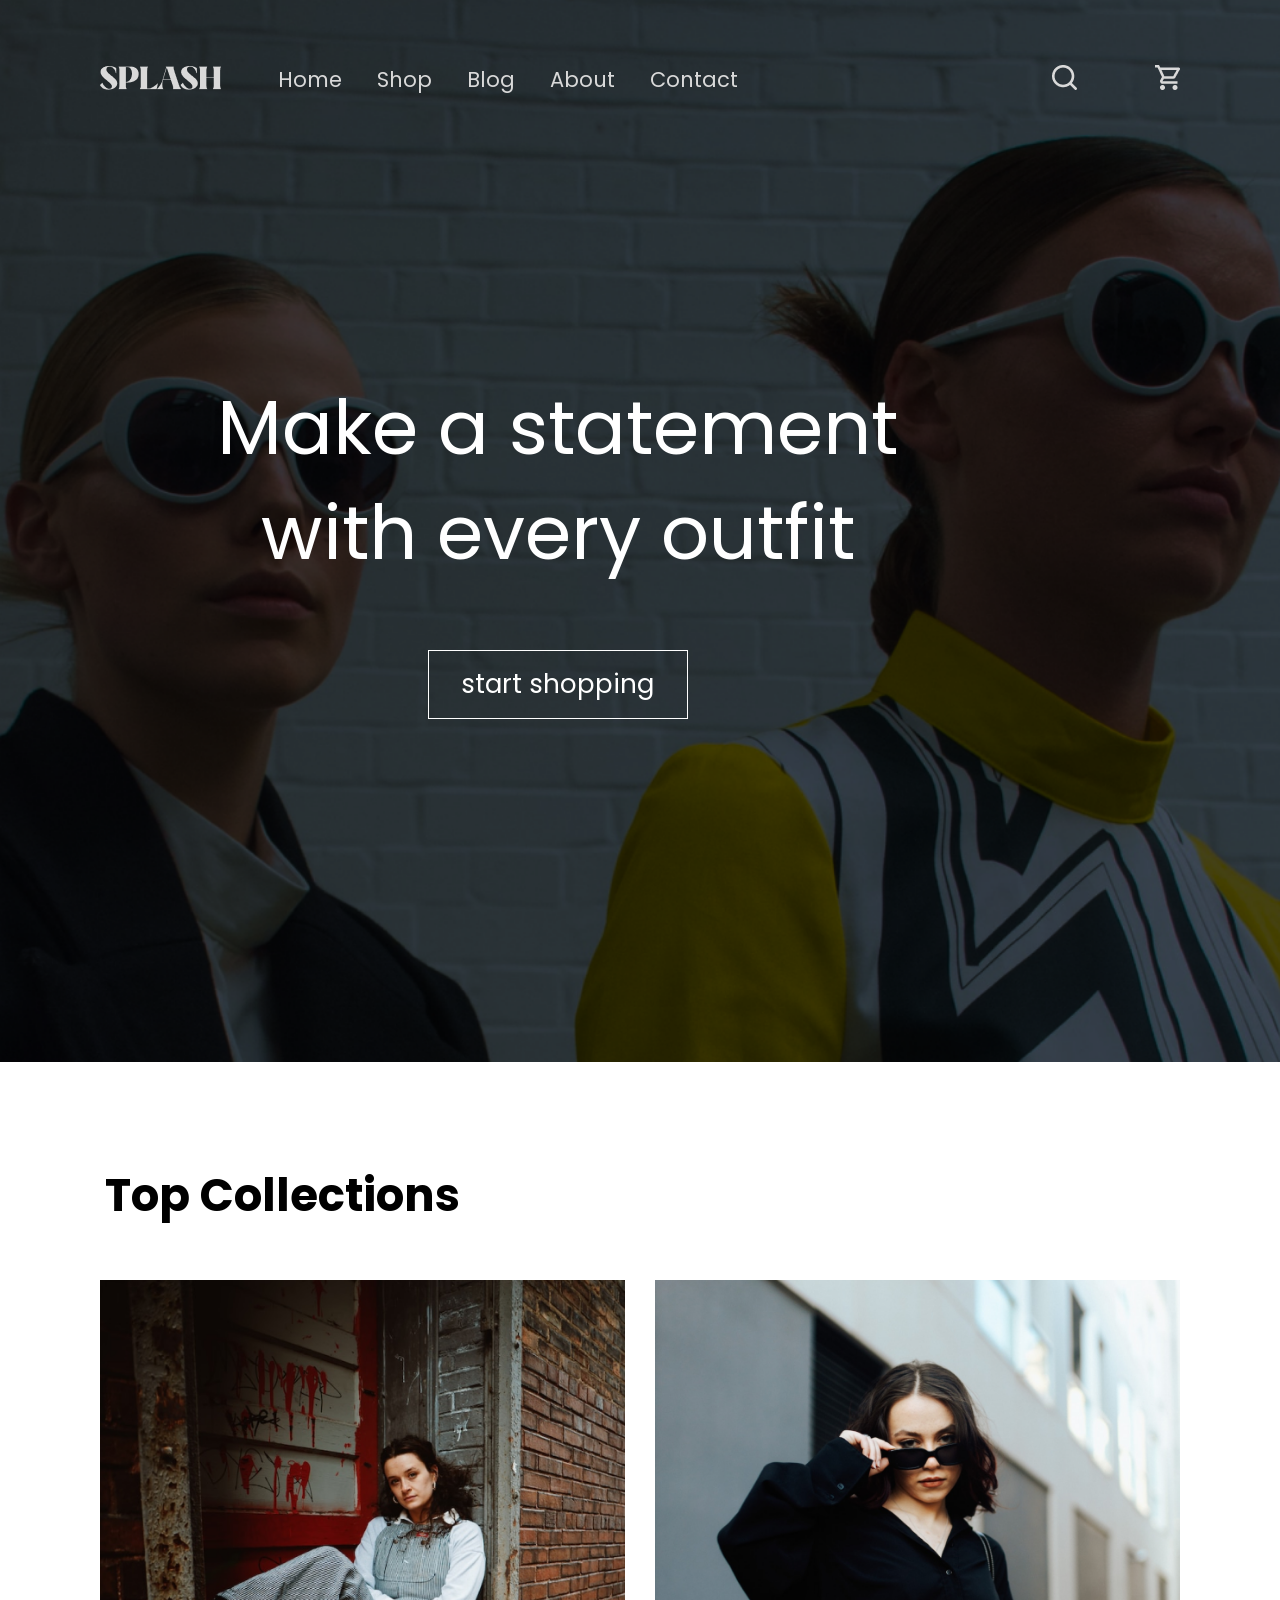
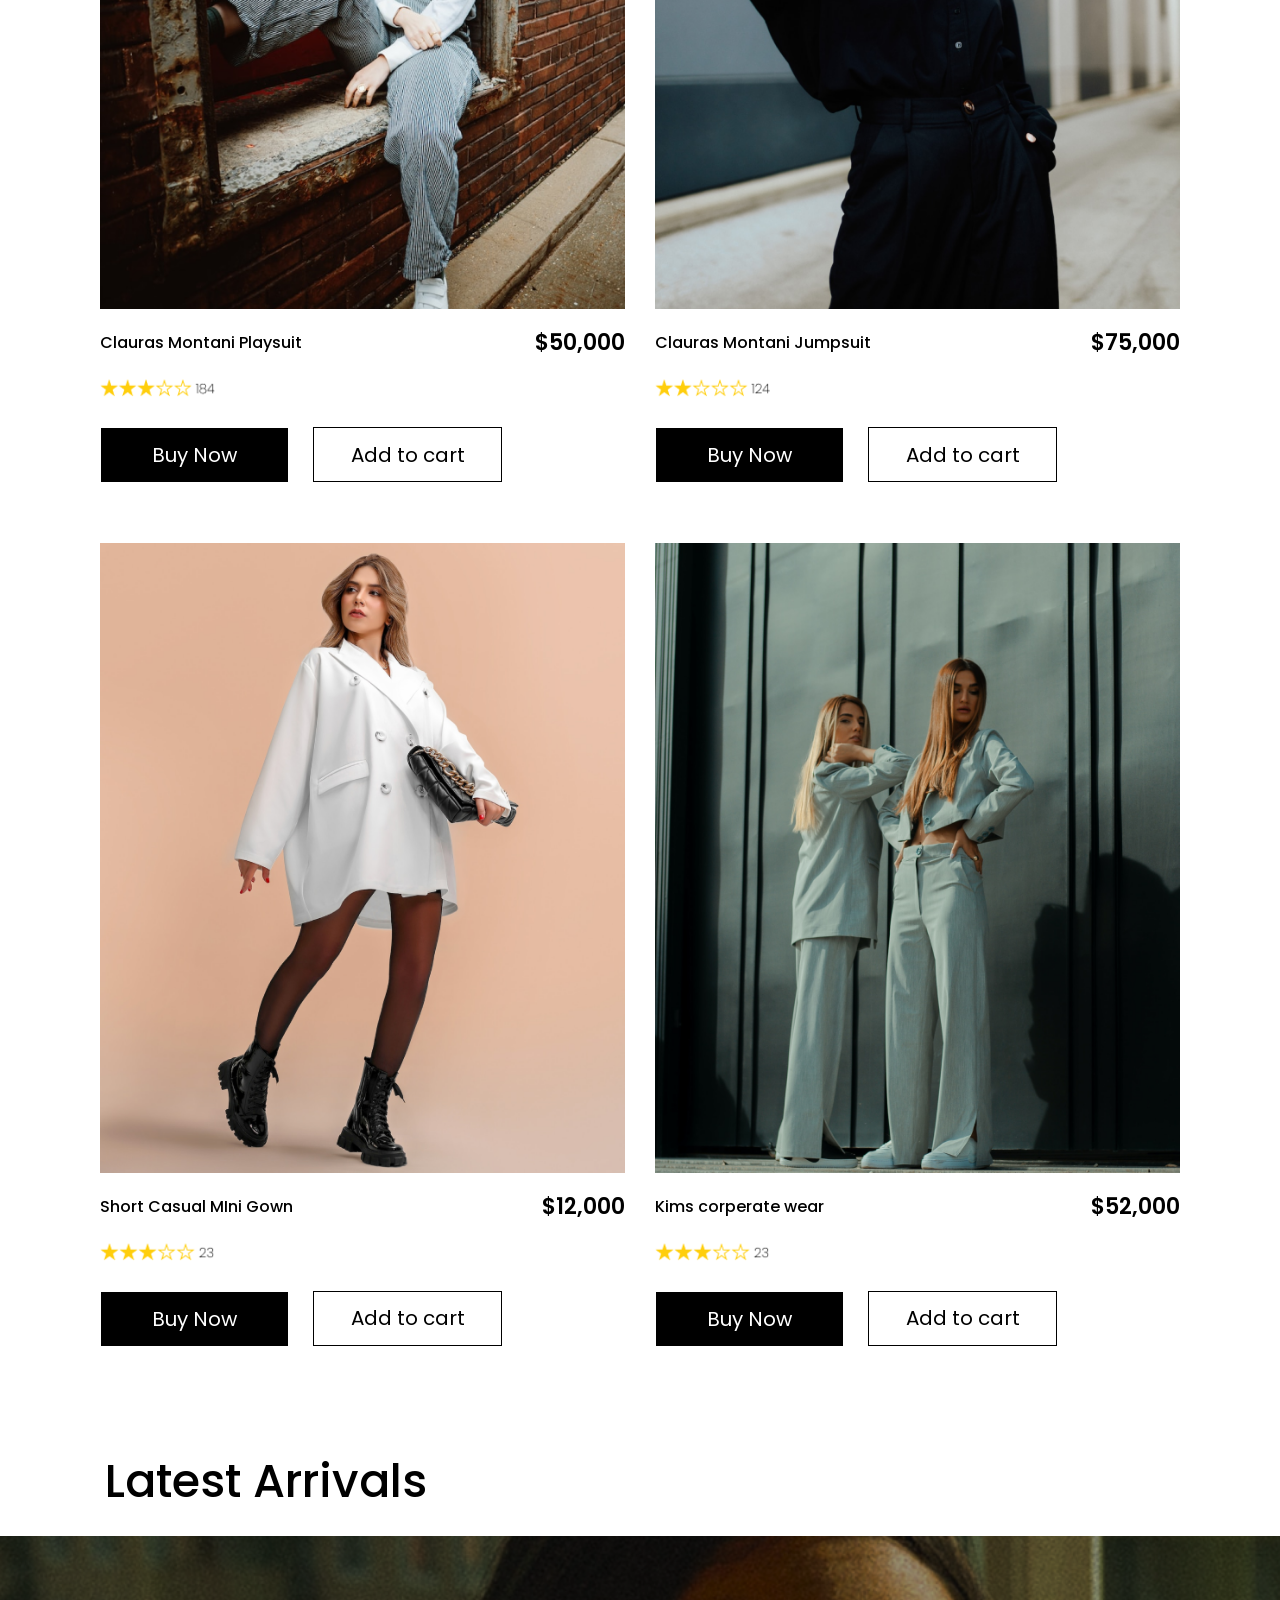
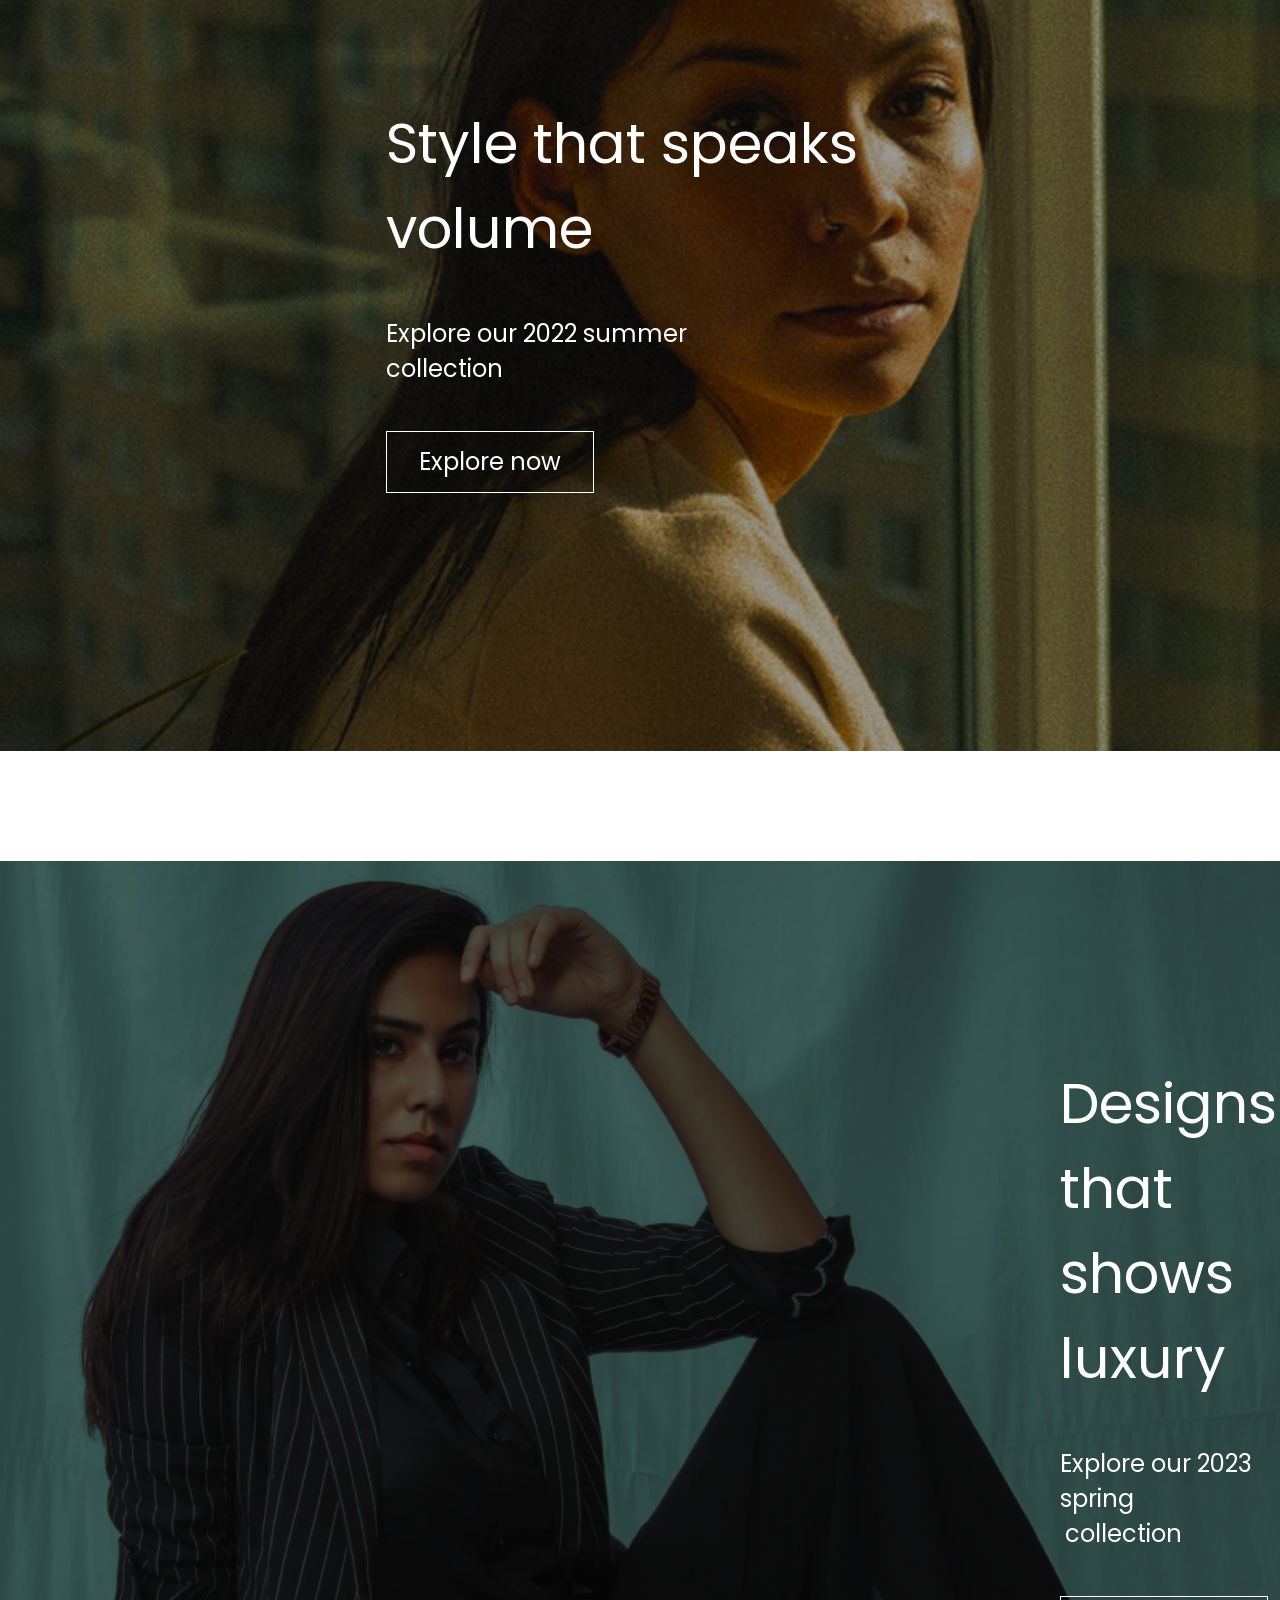
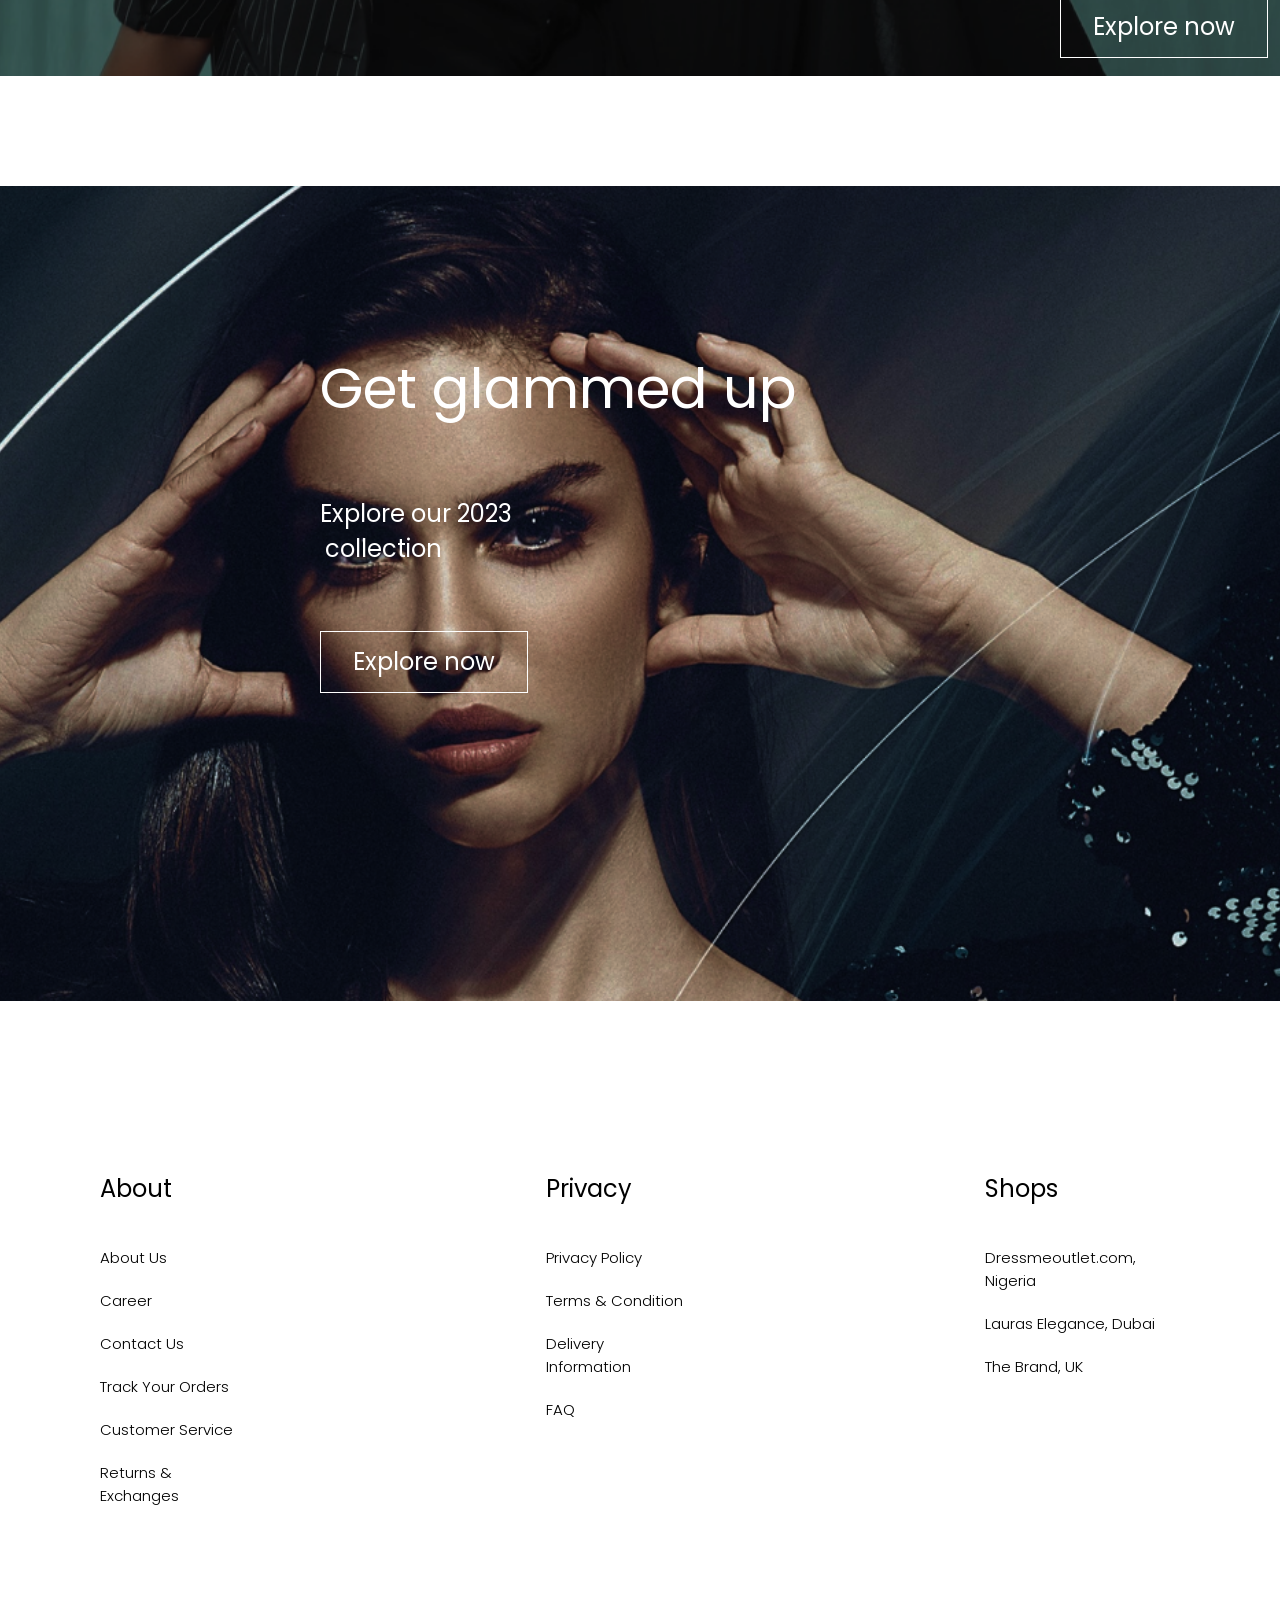
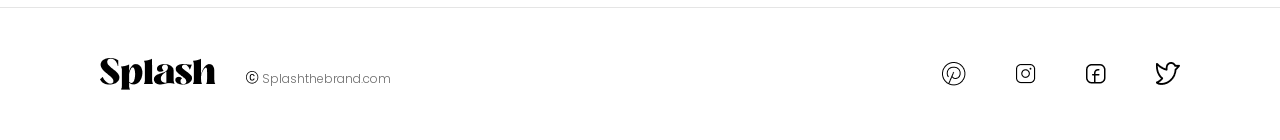
<file: index.html>
<!DOCTYPE html>
<html lang="en">
<head>
    <meta charset="UTF-8">
    <meta name="viewport" content="width=device-width, initial-scale=1.0">
    <title>Document</title>
    <link rel="stylesheet" href="home.css">
    <script defer src="index.js"></script>
</head>
<body>
    <header>
        <nav>    
            <div class="main">
                <img src="image/SPLASH (1).png" alt="" class="firstimg">

                <div class="main1">
                    <a href="index.html">Home</a>
                    <a href="shop.html">Shop</a>
                    <a href="blog.html">Blog</a>
                    <a href="about.html">About</a>
                    <a href="contact.html">Contact</a>
                </div>

                <div class="sidebar">
                    <div class="bar">
                        <img src="image/close_28dp_FFFFFF_FILL0_wght400_GRAD0_opsz24.svg" alt="" onclick="closeSidebar()">
                        <a href="index.html">Home</a>
                        <a href="shop.html">Shop</a>
                        <a href="blog.html">Blog</a>
                        <a href="about.html">About</a>
                        <a href="contact.html">Contact</a>
                    </div>
                </div>
            </div>

            <div class="main2">
                <img src="image/Vector (4).png" alt="">
                <img src="image/Vector (5).png" alt="">
            </div>

            <div class="hamburger">
                <img src="image/menu_29dp_FFFFFF_FILL0_wght400_GRAD0_opsz24.svg" alt="menu icon" onclick="showSidebar()">
            </div>
        </nav>

        <div class="main3">
            <h1>Make a statement<br>with every outfit</h1>
            <p>start shopping</p>
        </div>
    </header>

    <div class="top">
        <h2>Top Collections</h2>
    </div>

    <section class="container1">
        <div class="cont1">
            <img src="image/Rectangle 26.png" alt="">

            <div class="cont2">
                <p class="ply">Clauras Montani Playsuit</p>
                <p class="num">$50,000</p>
            </div>

            <div class="star">
                <img src="image/Frame 39.png" alt="">
            </div>

            <div class="cont3">
                <p class="buy">Buy Now</p>
                <p class="add">Add to cart</p>
            </div>
        </div>

        <div class="cont1">
            <img src="image/Rectangle 37.png" alt="">

            <div class="cont2">
                <p class="ply">Clauras Montani Jumpsuit</p>
                <p class="num">$75,000</p>
            </div>

            <div class="star">
                <img src="image/Frame 39 (1).png" alt="">
            </div> 

            <div class="cont3">
                <p class="buy">Buy Now</p>
                <p class="add">Add to cart</p>
            </div>
        </div>

        <div class="cont1">
            <img src="image/Rectangle 38.png" alt="">

            <div class="cont2">
                <p class="ply">Short Casual MIni Gown</p>
                <p class="num">$12,000</p>
            </div>

            <div class="star">
                <img src="image/Frame 39 (3).png" alt="">
            </div>

            <div class="cont3">
                <p class="buy">Buy Now</p>
                <p class="add">Add to cart</p>
            </div>
        </div>

        <div class="cont1">
            <img src="image/Rectangle 39.png" alt="">

            <div class="cont2">
                <p class="ply">Kims corperate wear</p>
                <p class="num">$52,000</p>
            </div>

            <div class="star">
                <img src="image/Frame 39 (3).png" alt="">
            </div> 

            <div class="cont3">
                <p class="buy">Buy Now</p>
                <p class="add">Add to cart</p>
            </div>
        </div>
    </section>

    <section class="container11">
        <div class="container2">
            <h2>Latest Arrivals</h2>

            <div class="cont4">
                <div class="cont5">
                    <h1>Style that speaks <br>volume</h1>
                    <p class="exo">Explore our 2022 summer <br>collection</p>
                    <p class="exn">Explore now</p>
                </div>
            </div>
        </div>

        <div class="cont6">
            <div class="cont7">
                <h1>Designs that shows <br>luxury</h1>
                <p class="exo">Explore our 2023 spring <br><span>collection</span></p>
                <p class="exn">Explore now</p>
            </div>
        </div>

        <div class="cont8">
            <div class="cont9">
                <h1>Get glammed up</h1>
                <p class="exo">Explore our 2023 <br><span>collection</span></p>
                <p class="exn">Explore now</p>
            </div>
        </div>
    </section>

    <footer>
        <div class="footerhead">
            <div class="foot1">
                <div class="ab">
                    <p>About</p>
                </div>
                    <div class="foot11">
                        <p>About Us</p>
                        <p>Career</p>
                        <p>Contact Us</p>
                        <p>Track Your Orders</p>
                        <p>Customer Service</p>
                        <p>Returns & Exchanges</p>
                    </div>
            </div>

            <div class="foot1">
                <div class="ab">
                    <p>Privacy</p>
                </div>
                    <div class="foot11">
                        <p>Privacy Policy</p>
                        <p>Terms & Condition</p>
                        <p>Delivery Information</p>
                        <p>FAQ</p>
                    </div>
            </div>

            <div class="foot1">
                <div class="ab">
                    <p>Shops</p>
                </div>
                    <div class="foot11">
                        <p>Dressmeoutlet.com, Nigeria </p>
                        <p>Lauras Elegance, Dubai</p>
                        <p>The Brand, UK</p>
                    </div>
            </div>
        </div>
        
        <div class="every">
            <div class="spa">
                <img src="image/SPLASH.png" alt="">
                    <div class="brand">
                        <img src="image/Vector (3).png" alt="">
                        <p>Splashthebrand.com</p>
                    </div>
            </div>

            <div class="logo">
                <img src="image/Vector.png" alt="">
                <img src="image/Vector (1).png" alt="">
                <img src="image/Group.png" alt="">
                <img src="image/Vector (2).png" alt="">
            </div>
        </div>
    </footer>
</body>
</html>
</file>
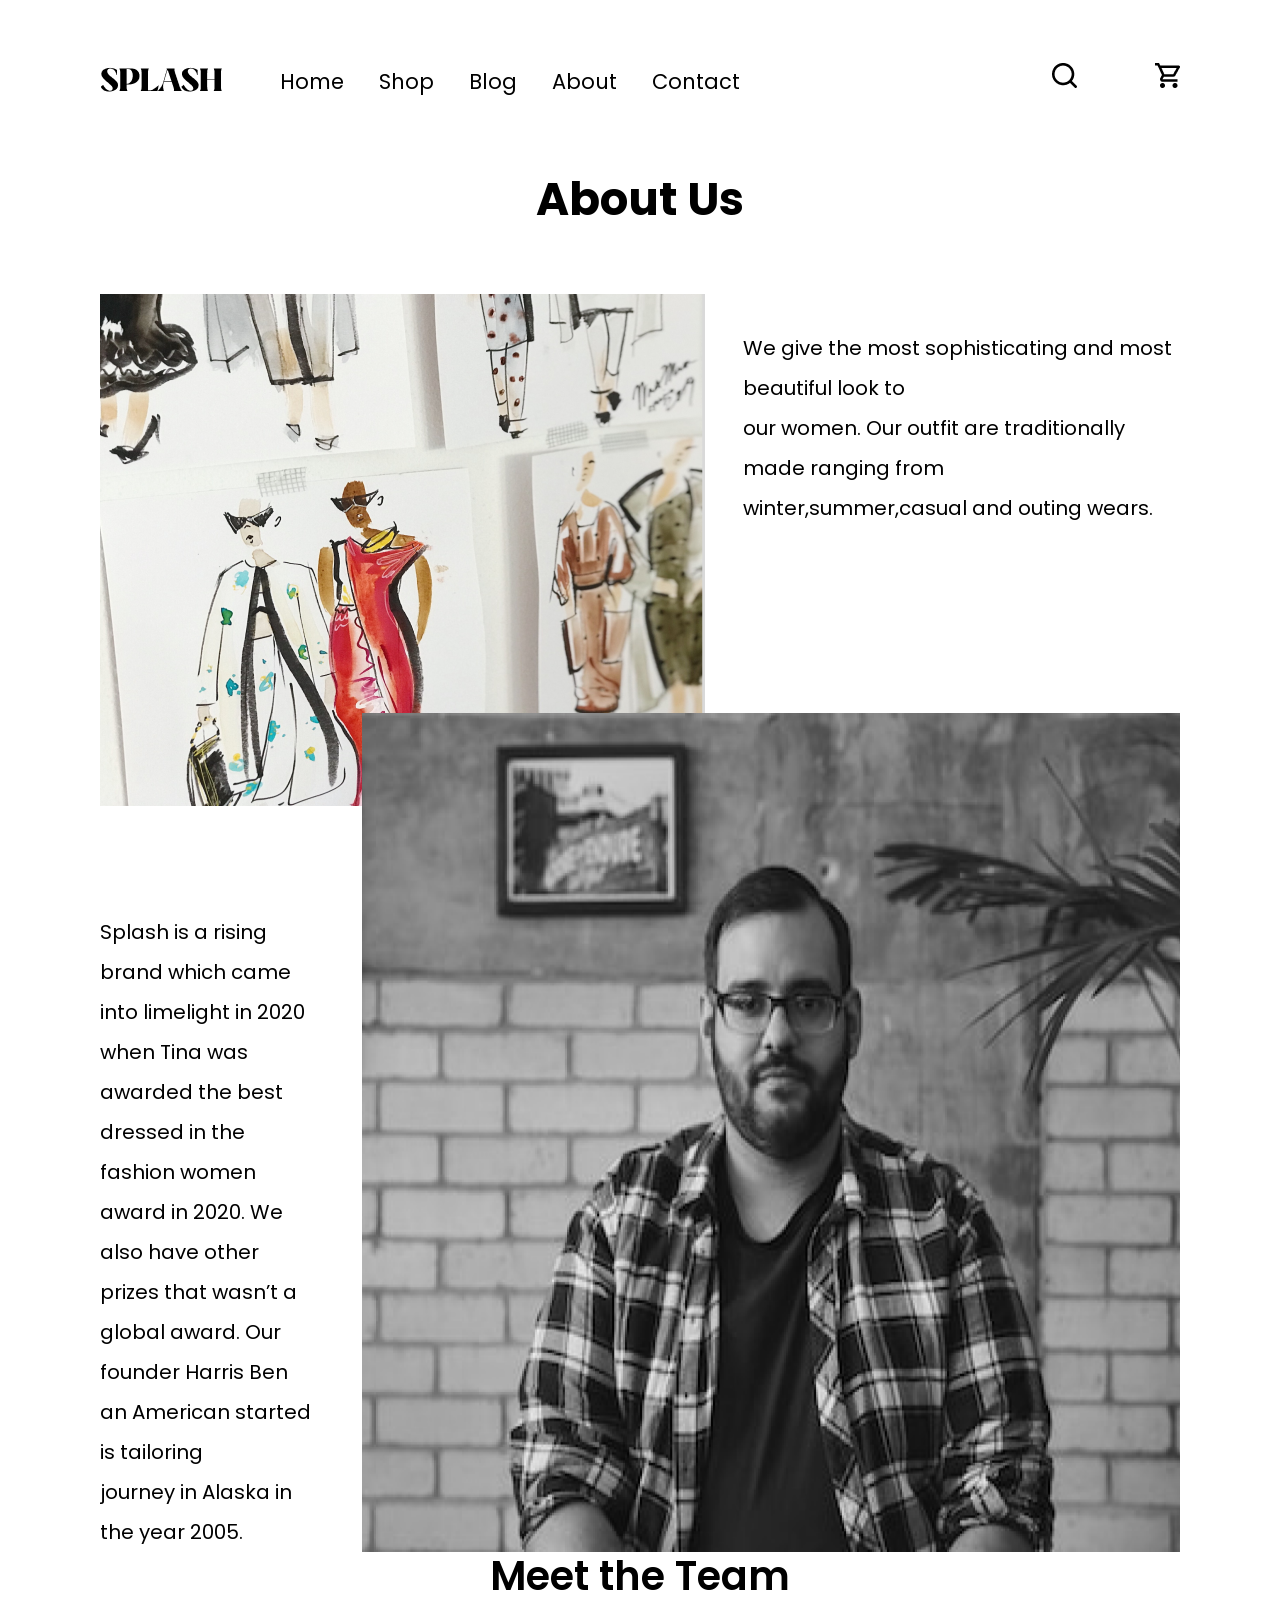
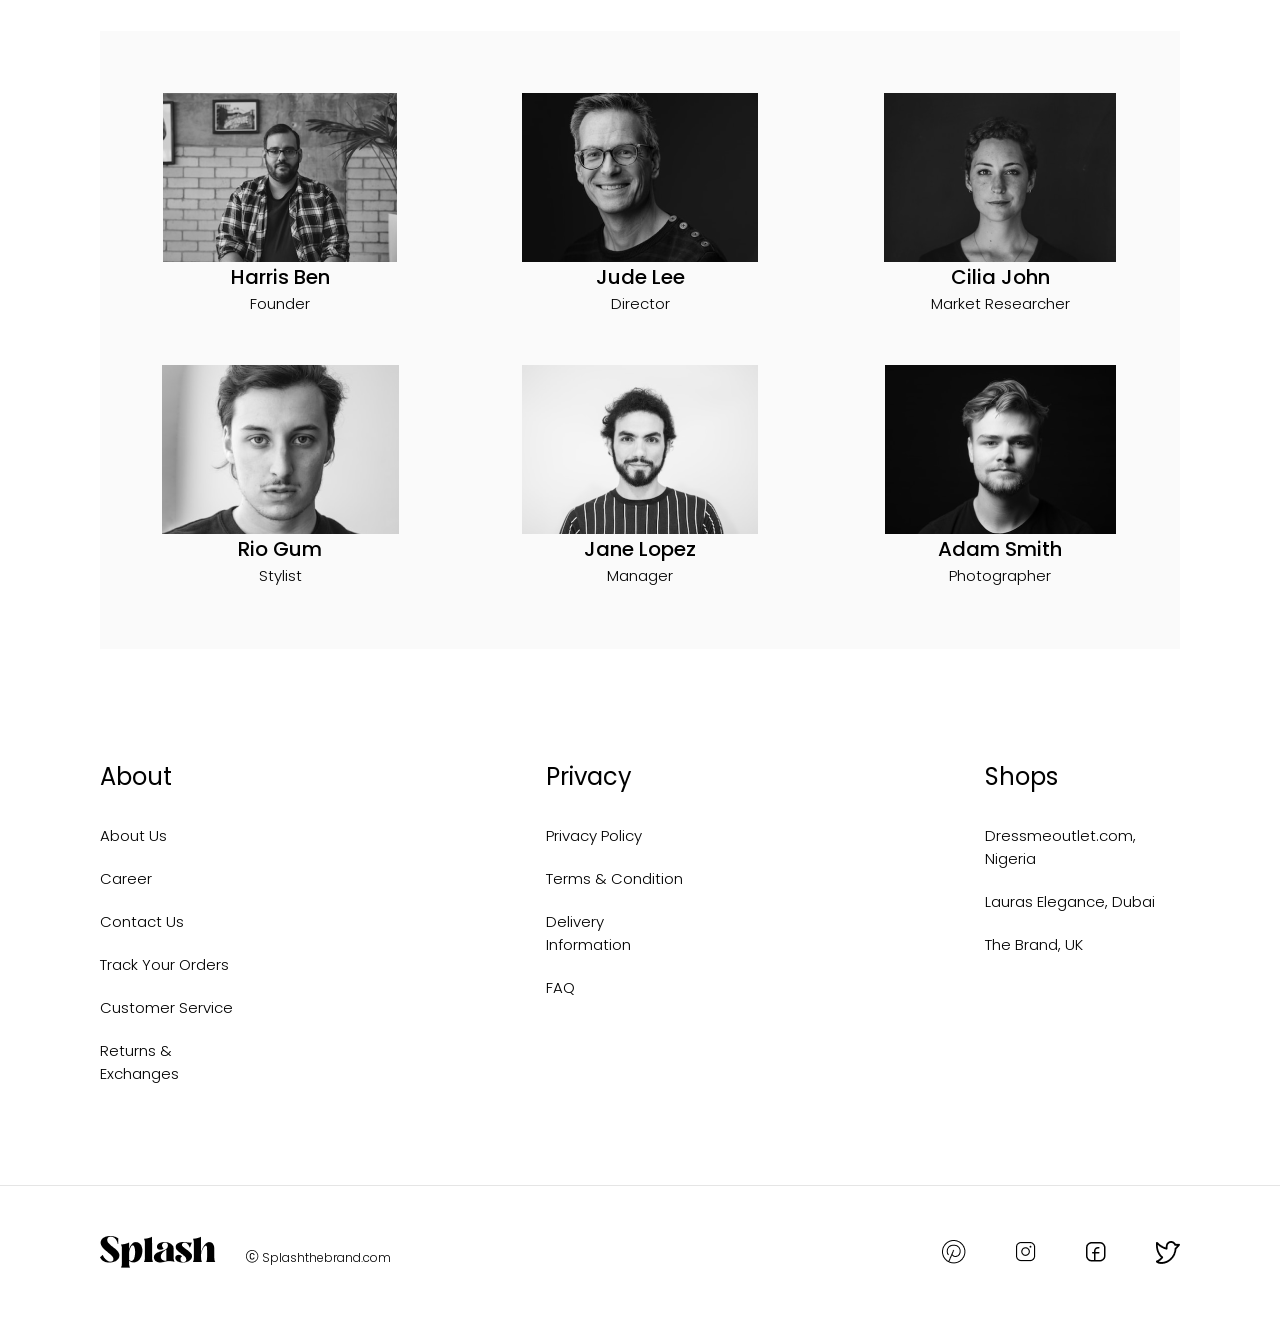
<file: about.html>
<!DOCTYPE html>
<html lang="en">
<head>
    <meta charset="UTF-8">
    <meta name="viewport" content="width=device-width, initial-scale=1.0">
    <title>Document</title>
    <link rel="stylesheet" href="about.css">
    <script defer src="index.js"></script>
</head>
<body>
    <header>
        <nav>
            <img src="image/Frame 114.png" alt="" class="firstimg">

            <div class="main1">
                <a href="index.html">Home</a>
                <a href="shop.html">Shop</a>
                <a href="blog.html">Blog</a>
                <a href="about.html">About</a>
                <a href="contact.html">Contact</a>
            </div>

            <div class="sidebar">
                <div class="bar">
                    <img src="image/close_26dp_000_FILL0_wght400_GRAD0_opsz24.svg" alt="" onclick="closeSidebar()">
                    <a href="index.html">Home</a>
                    <a href="shop.html">Shop</a>
                    <a href="blog.html">Blog</a>
                    <a href="about.html">About</a>
                    <a href="contact.html">Contact</a>
                </div>
            </div>
        </nav>
            
        <div class="main2">
            <img src="image/Vector (6).png" alt="">
            <img src="image/Vector (7).png" alt="">
        </div>

        <div class="hamburger">
            <img src="image/menu_29dp_000000_FILL0_wght400_GRAD0_opsz24.svg" alt="menu icon" onclick="showSidebar()">
        </div>
    </header>

    <div class="about">
        <h2>About Us</h2>
    </div>

    <section class="container1">
        <div class="cont1">
            <img src="image/Rectangle 74.png" alt="">
            <p>We give the most sophisticating  and most  beautiful look to 
            <br>our women. Our outfit are traditionally made ranging from 
            <br>winter,summer,casual and outing wears.</p>
        </div>

        <div class="cont11">
            <img src="image/Rectangle 74.png" alt="">
            <p>We give the most sophisticating  and most  beautiful look to 
            our women. Our outfit are traditionally made ranging from winter, 
            summer, casual and outing wears.</p>
        </div>

        <div class="cont2">
            <p>Splash is a rising brand which came 
            <br>into limelight in  2020 when Tina was 
            <br>awarded the best dressed in the 
            <br>fashion women award in 2020. We 
            <br>also have  other prizes that wasn’t a 
            <br>global award. Our founder Harris Ben 
            <br>an American started is tailoring 
            <br>journey in Alaska in the year 2005.</p>
            <img src="image/Rectangle 52.png" alt="">
        </div>

        <div class="cont22">
            <img src="image/Rectangle 52.png" alt="">
            <p>Splash is a rising brand which came 
            into limelight in  2020 when Tina was 
            awarded the best dressed in the 
            fashion women award in 2020. We 
            also have  other prizes that wasn’t a 
            global award. Our founder Harris Ben 
            an American started is tailoring 
            journey in Alaska in the year 2005.</p>
        </div>
    </section>

    <div class="meet">
        <p>Meet the Team</p>
    </div>

    <section class="container5">
        <div class="container2">
            <div class="container3">
                <div class="cont3">
                    <img src="image/Rectangle 51.png" alt="">

                    <div class="cont33">
                        <p class="plum">Harris Ben</p>
                        <p class="num">Founder</p>
                    </div>
                </div>

                <div class="cont3">
                    <img src="image/Rectangle 49.png" alt="">

                    <div class="cont33">
                        <p class="plum">Jude Lee</p>
                        <p class="num">Director</p>
                    </div>
                </div>

                <div class="cont3">
                    <img src="image/Rectangle 49 (1).png" alt="">

                    <div class="cont33">
                        <p class="plum">Cilia John</p>
                        <p class="num">Market Researcher</p>
                    </div>
                </div>
            </div>

            <div class="container3">
                <div class="cont3">
                    <img src="image/Rectangle 51 (1).png" alt="">

                    <div class="cont33">
                        <p class="plum">Rio Gum</p>
                        <p class="num">Stylist</p>
                    </div>
                </div>

                <div class="cont3">
                    <img src="image/Rectangle 48.png " alt="">

                    <div class="cont33">
                        <p class="plum">Jane Lopez</p>
                        <p class="num">Manager</p>
                    </div>
                </div>

                <div class="cont3">
                    <img src="image/Rectangle 50.png" alt="">

                    <div class="cont33">
                        <p class="plum">Adam Smith</p>
                        <p class="num">Photographer</p>
                    </div>
                </div>
            </div>
        </div>
    </section>

    <footer>
        <div class="footerhead">
            <div class="foot1">
                <div class="ab">
                    <p>About</p>
                </div>
                    <div class="foot11">
                        <p>About Us</p>
                        <p>Career</p>
                        <p>Contact Us</p>
                        <p>Track Your Orders</p>
                        <p>Customer Service</p>
                        <p>Returns & Exchanges</p>
                    </div>
            </div>

            <div class="foot1">
                <div class="ab">
                    <p>Privacy</p>
                </div>
                    <div class="foot11">
                        <p>Privacy Policy</p>
                        <p>Terms & Condition</p>
                        <p>Delivery Information</p>
                        <p>FAQ</p>
                    </div>
            </div>

            <div class="foot1">
                <div class="ab">
                    <p>Shops</p>
                </div>
                    <div class="foot11">
                        <p>Dressmeoutlet.com, Nigeria </p>
                        <p>Lauras Elegance, Dubai</p>
                        <p>The Brand, UK</p>
                    </div>
            </div>
        </div>
        
        <div class="every">
            <div class="spa">
                <img src="image/SPLASH.png" alt="">
                    <div class="brand">
                        <img src="image/Vector (3).png" alt="">
                        <p>Splashthebrand.com</p>
                    </div>
            </div>

            <div class="logo">
                <img src="image/Vector.png" alt="">
                <img src="image/Vector (1).png" alt="">
                <img src="image/Group.png" alt="">
                <img src="image/Vector (2).png" alt="">
            </div>
        </div>
    </footer>
</body>
</html>
</file>
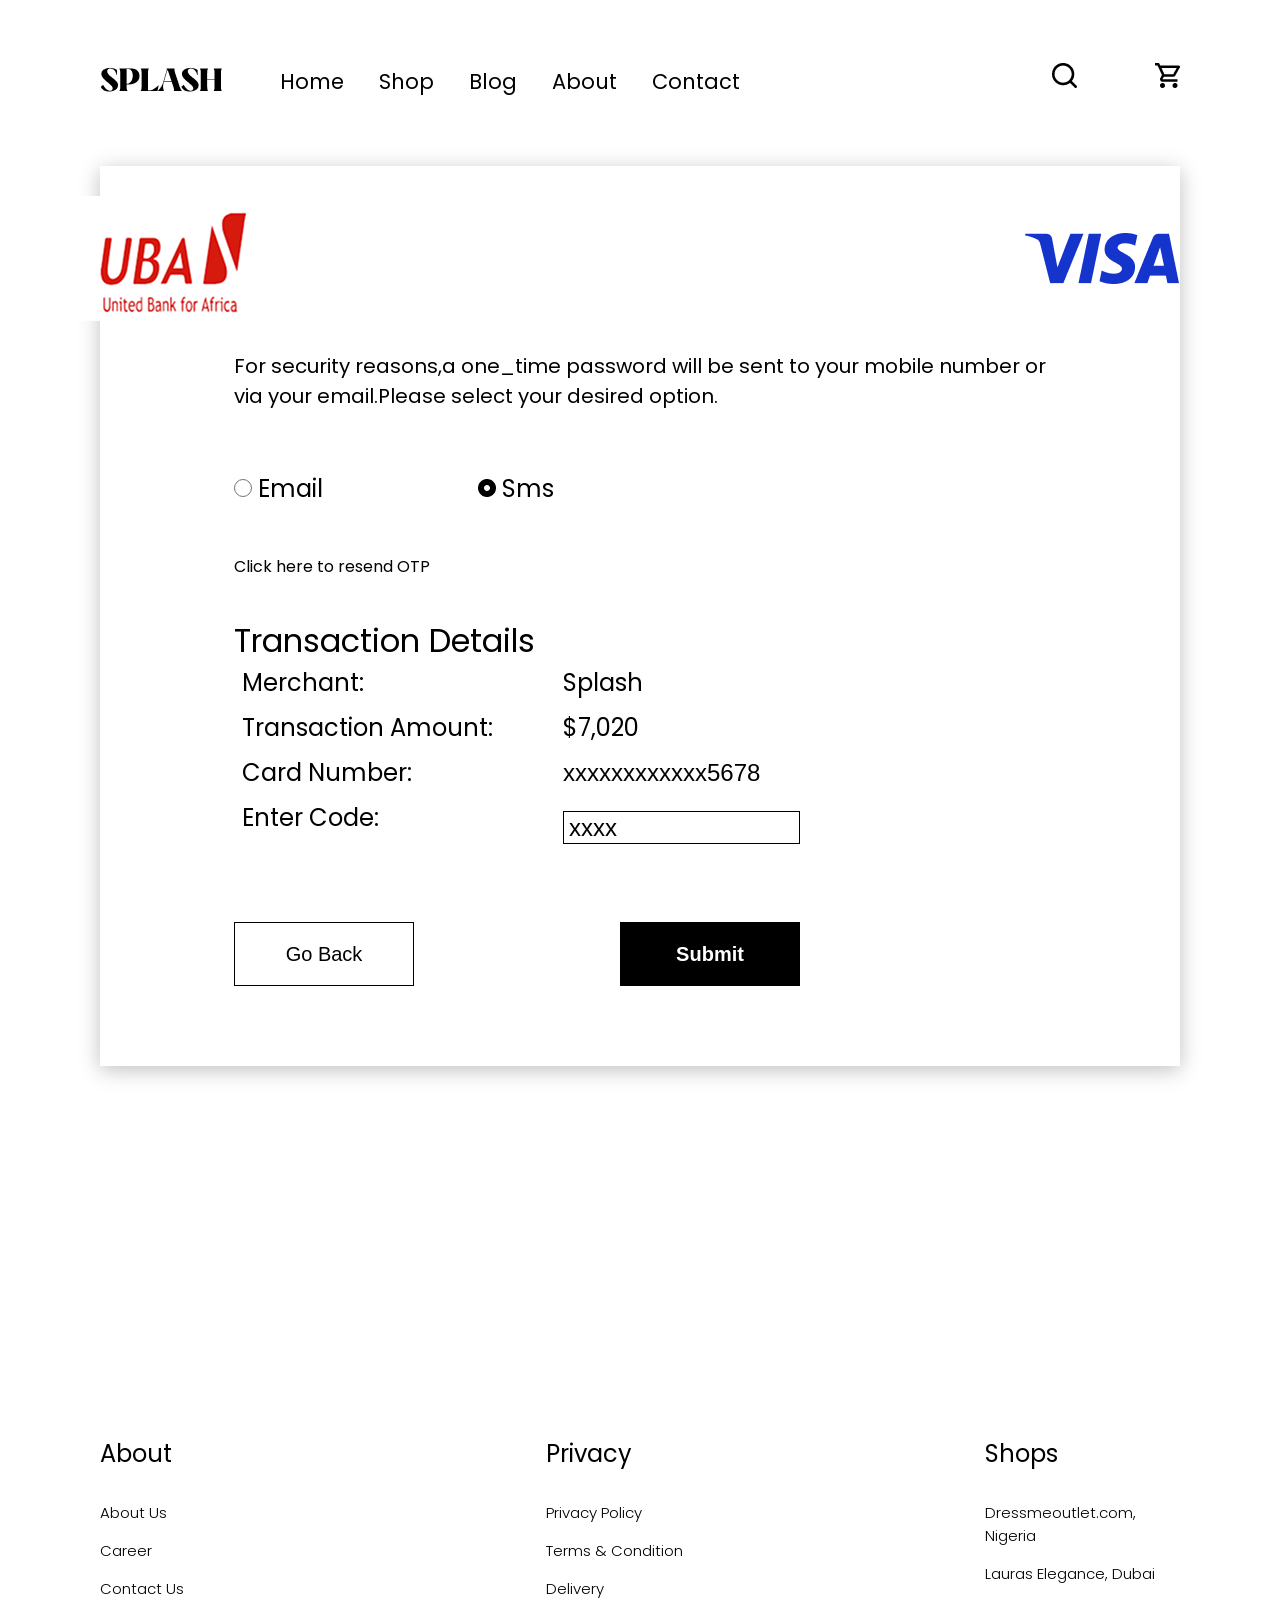
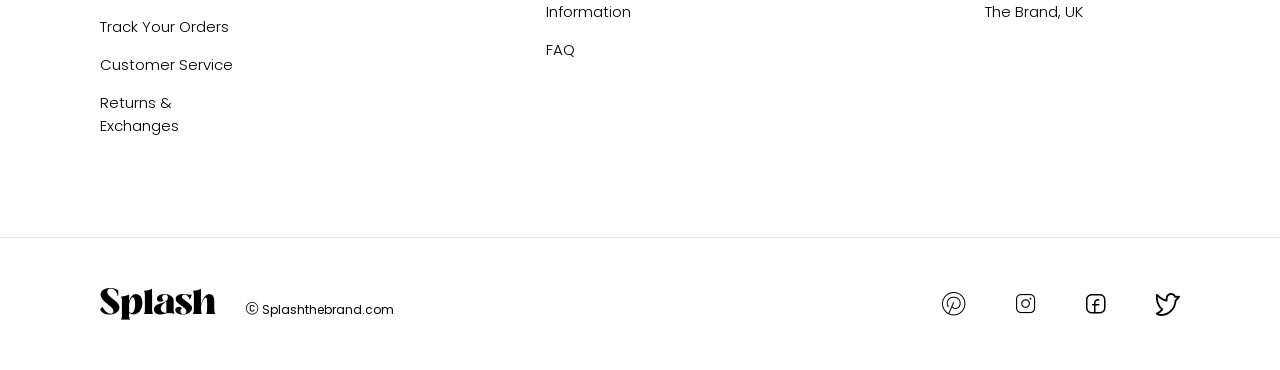
<file: acc.html>
<!DOCTYPE html>
<html lang="en">
<head>
    <meta charset="UTF-8">
    <meta name="viewport" content="width=device-width, initial-scale=1.0">
    <title>Document</title>
    <link rel="stylesheet" href="acc.css">
    <SCript defer src="index.js"></SCript>
</head>
<body>
    <header>
        <nav>
            <img src="image/Frame 114.png" alt="">

            <div class="main1">
                <a href="index.html">Home</a>
                <a href="shop.html">Shop</a>
                <a href="blog.html">Blog</a>
                <a href="about.html">About</a>
                <a href="contact.html">Contact</a>
            </div>

            <div class="sidebar">
                <div class="bar">
                    <img src="image/close_26dp_000_FILL0_wght400_GRAD0_opsz24.svg" alt="" onclick="closeSidebar()">
                    <a href="index.html">Home</a>
                    <a href="shop.html">Shop</a>
                    <a href="blog.html">Blog</a>
                    <a href="about.html">About</a>
                    <a href="contact.html">Contact</a>
                </div>
            </div>
        </nav>
            
        <div class="main2">
            <img src="image/Vector (6).png" alt="">
            <img src="image/Vector (7).png" alt="">
        </div>

        <div class="hamburger">
            <img src="image/menu_29dp_000000_FILL0_wght400_GRAD0_opsz24.svg" alt="menu icon" onclick="showSidebar()">
        </div>
    </header>
    
    <section>
        <div class="container0">
            <div class="container1">
                <img src="image/image 33.png" alt="" class="im1">
                <img src="image/path3789 (1).png" alt="" class="im2">
            </div>

            <div class="container2">
                <p class="cont1">For security reasons,a one_time password will be sent to your mobile number or 
                <br>via your email.Please select your desired option.</p>

                <p class="cont11">For security reasons,a one_time password 
                <br>will be sent to your mobile number or via 
                <br>your email.Please select your desired option.</p>

                <div class="container3">
                    <div class="cont2">
                        <input type="radio">
                        <label for="">Email</label>
                    </div>

                    <div class="cont2">
                        <img src="image/Frame 218.png" alt="">
                        <label for="">Sms</label>
                    </div>
                </div>

                <p class="cont3">Click here to resend OTP</p>

                <div class="container4">
                    <p class="cont4">Transaction Details</p>
                    
                    <div class="container5">
                        <div class="cont5">
                            <p>Merchant:</p>
                            <p>Transaction Amount:</p>
                            <p>Card Number:</p>
                            <p>Enter Code:</p>
                        </div>

                        <div class="cont5">
                            <p>Splash</p>
                            <p>$7,020</p>
                            <input type="text" placeholder="xxxxxxxxxxxx5678" class="cont6">
                            <input type="text" placeholder="xxxx" class="cont7">
                        </div>
                    </div>
                </div>

                <div class="container6">
                    <a href="pay.html"><button class="cont8">Go  Back</button></a>
                    <a href="succ.html"><button class="cont9">Submit</button></a>
                </div>
            </div>
        </div>
    </section>

    <footer>
        <div class="footerhead">
            <div class="foot1">
                <div class="ab">
                    <p>About</p>
                </div>

                <div class="foot11">
                    <p>About Us</p>
                    <p>Career</p>
                    <p>Contact Us</p>
                    <p>Track Your Orders</p>
                    <p>Customer Service</p>
                    <p>Returns & Exchanges</p>
                </div>
            </div>

            <div class="foot1">
                <div class="ab">
                    <p>Privacy</p>
                </div>

                <div class="foot11">
                    <p>Privacy Policy</p>
                    <p>Terms & Condition</p>
                    <p>Delivery Information</p>
                    <p>FAQ</p>
                </div>
            </div>

            <div class="foot1">
                <div class="ab">
                    <p>Shops</p>
                </div>

                <div class="foot11">
                    <p>Dressmeoutlet.com, Nigeria </p>
                    <p>Lauras Elegance, Dubai</p>
                    <p>The Brand, UK</p>
                </div>
            </div>
        </div>
        
        <div class="every">
            <div class="spa">
                <img src="image/SPLASH.png" alt="">

                <div class="brand">
                    <img src="image/Vector (3).png" alt="">
                    <p>Splashthebrand.com</p>
                </div>
            </div>

            <div class="logo">
                <img src="image/Vector.png" alt="">
                <img src="image/Vector (1).png" alt="">
                <img src="image/Group.png" alt="">
                <img src="image/Vector (2).png" alt="">
            </div>
        </div>
    </footer>
</body>
</html>
</file>
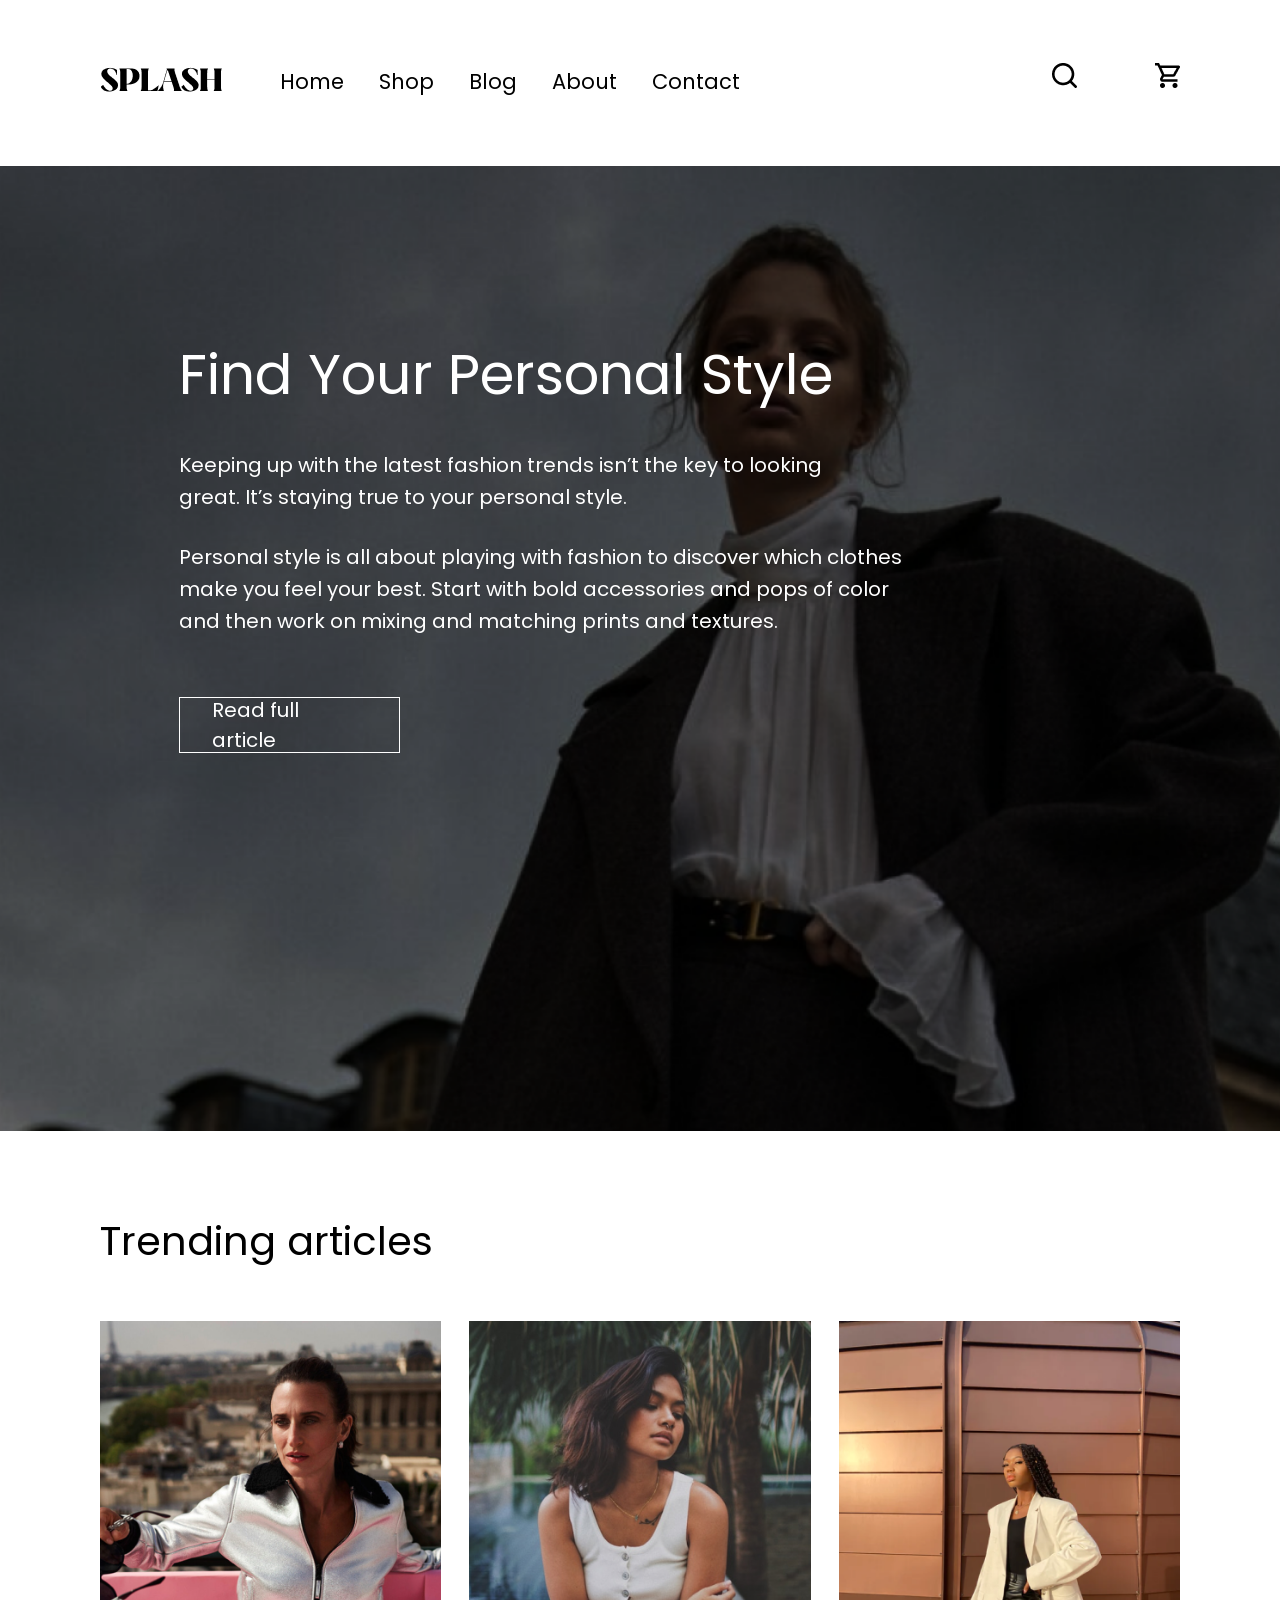
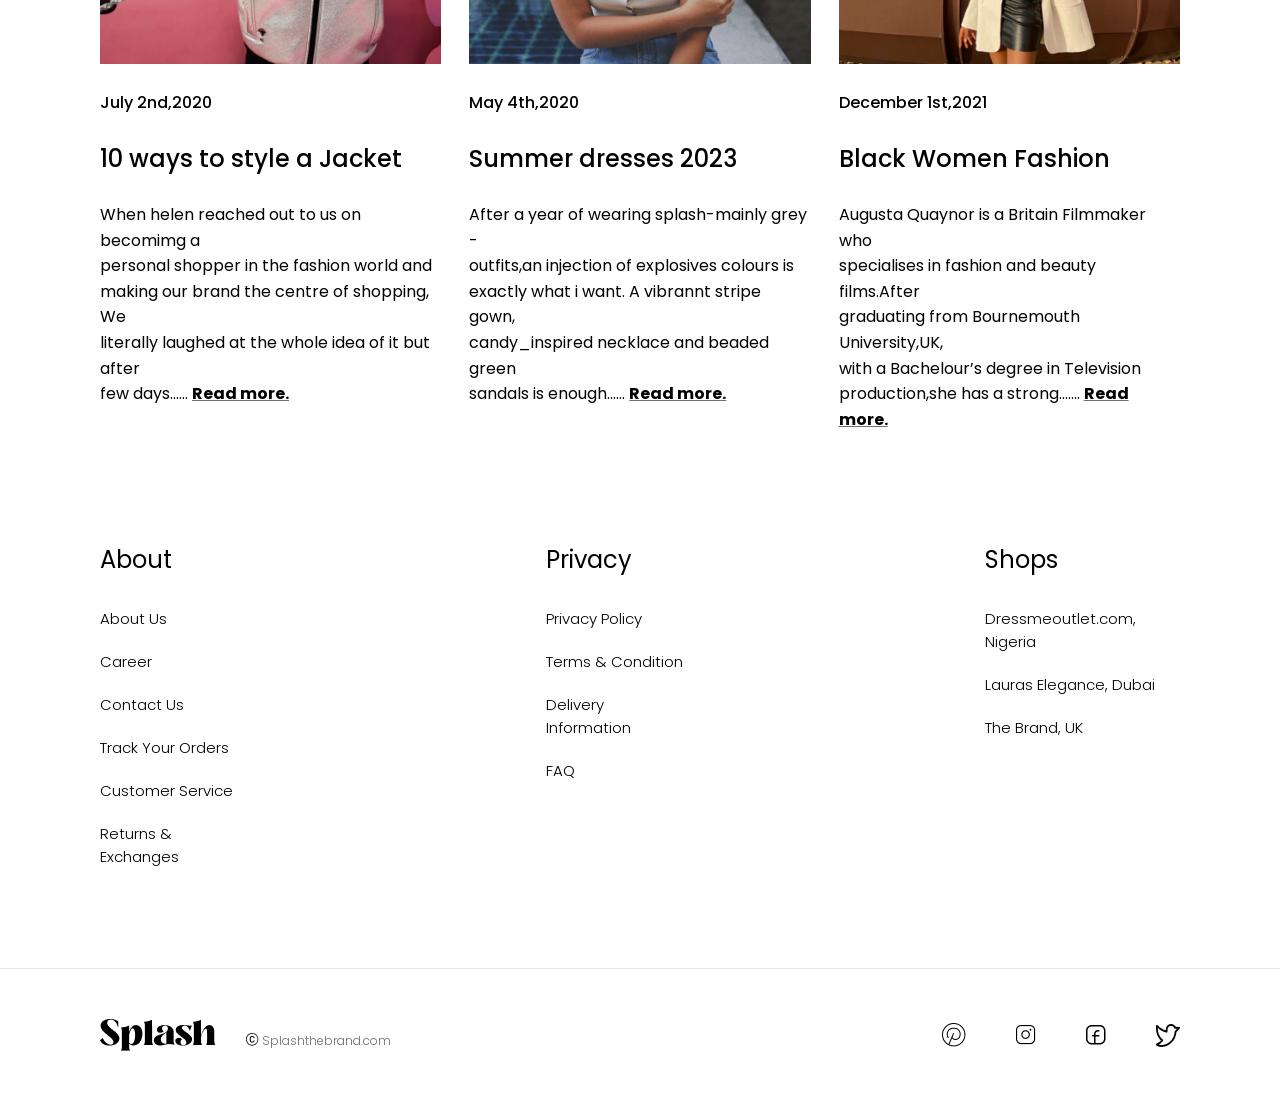
<file: blog.html>
<!DOCTYPE html>
<html lang="en">
<head>
    <meta charset="UTF-8">
    <meta name="viewport" content="width=device-width, initial-scale=1.0">
    <title>Document</title>
    <link rel="stylesheet" href="blog.css">
    <script defer src="index.js"></script>
</head>
<body>
    <header>
        <nav>
            <img src="image/Frame 114.png" class="firstimg" alt="">

            <div class="main1">
                <a href="index.html">Home</a>
                <a href="shop.html">Shop</a>
                <a href="blog.html">Blog</a>
                <a href="about.html">About</a>
                <a href="contact.html">Contact</a>
            </div>

            <div class="sidebar">
                <div class="bar">
                    <img src="image/close_26dp_000_FILL0_wght400_GRAD0_opsz24.svg" alt="" onclick="closeSidebar()">
                    <a href="index.html">Home</a>
                    <a href="shop.html">Shop</a>
                    <a href="blog.html">Blog</a>
                    <a href="about.html">About</a>
                    <a href="contact.html">Contact</a>
                </div>
            </div>
        </nav>
            
        <div class="main2">
            <img src="image/Vector (6).png" alt="">
            <img src="image/Vector (7).png" alt="">
        </div>

        <div class="hamburger">
            <img src="image/menu_29dp_000000_FILL0_wght400_GRAD0_opsz24.svg" alt="menu icon" onclick="showSidebar()">
        </div>
    </header>

    <section class="container1">
        <div class="cont1">
            <h1>Find Your Personal Style<h1>
                
            <div class="cont2">
                <p class="plum">Keeping up with the latest fashion trends isn’t the key to looking 
                <br>great. It’s staying true to your personal style.</p>
                <p class="num">Personal style is all about playing with fashion to discover which clothes 
                <br>make you feel your best. Start with bold accessories and pops of color 
                <br>and then work on mixing and matching prints and textures.</p>
            </div>

            <p class="read">Read full article</p>
        </div>
    </section>

    <div class="top">
        <p>Trending articles</p>
    </div>

    <section class="container2">
        <div class="cont3">
            <img src="image/image 7.png" alt="">
            <p class="mon">July 2nd,2020</p>
            <p class="dat">10 ways to style a Jacket</p>
            <p class="lett">When helen reached out to us on becomimg a 
            <br>personal shopper in the fashion world and 
            <br>making our brand the centre of shopping, We 
            <br>literally laughed at the whole idea of it but after 
            <br>few days...... <span>Read more.</span></p>
        </div>

        <div class="cont3">
            <img src="image/image 7 (1).png" alt="">
            <p class="mon">May 4th,2020</p>
            <p class="dat">Summer dresses 2023</p>
            <p class="lett">After a year of wearing splash-mainly grey -
            <br>outfits,an injection of explosives colours is 
            <br>exactly what i want. A vibrannt stripe gown, 
            <br>candy_inspired necklace and beaded green
            <br>sandals is enough...... <span>Read more.</span></p>
        </div>

        <div class="cont3">
            <img src="image/image 8.png" alt="">
            <p class="mon">December 1st,2021</p>
            <p class="dat">Black Women Fashion</p>
            <p class="lett">Augusta Quaynor is a Britain Filmmaker who 
            <br>specialises in fashion and beauty films.After 
            <br>graduating from Bournemouth University,UK, 
            <br>with a Bachelour’s degree in Television
            <br>production,she has a strong....... <span>Read more.</span></p>
        </div>
    </section>

    <footer>
        <div class="footerhead">
            <div class="foot1">
                <div class="ab">
                    <p>About</p>
                </div>
                    <div class="foot11">
                        <p>About Us</p>
                        <p>Career</p>
                        <p>Contact Us</p>
                        <p>Track Your Orders</p>
                        <p>Customer Service</p>
                        <p>Returns & Exchanges</p>
                    </div>
            </div>

            <div class="foot1">
                <div class="ab">
                    <p>Privacy</p>
                </div>
                    <div class="foot11">
                        <p>Privacy Policy</p>
                        <p>Terms & Condition</p>
                        <p>Delivery Information</p>
                        <p>FAQ</p>
                    </div>
            </div>

            <div class="foot1">
                <div class="ab">
                    <p>Shops</p>
                </div>
                    <div class="foot11">
                        <p>Dressmeoutlet.com, Nigeria </p>
                        <p>Lauras Elegance, Dubai</p>
                        <p>The Brand, UK</p>
                    </div>
            </div>
        </div>
        
        <div class="every">
            <div class="spa">
                <img src="image/SPLASH.png" alt="">
                    <div class="brand">
                        <img src="image/Vector (3).png" alt="">
                        <p>Splashthebrand.com</p>
                    </div>
            </div>

            <div class="logo">
                <img src="image/Vector.png" alt="">
                <img src="image/Vector (1).png" alt="">
                <img src="image/Group.png" alt="">
                <img src="image/Vector (2).png" alt="">
            </div>
        </div>
    </footer>
</body>
</html>
</file>
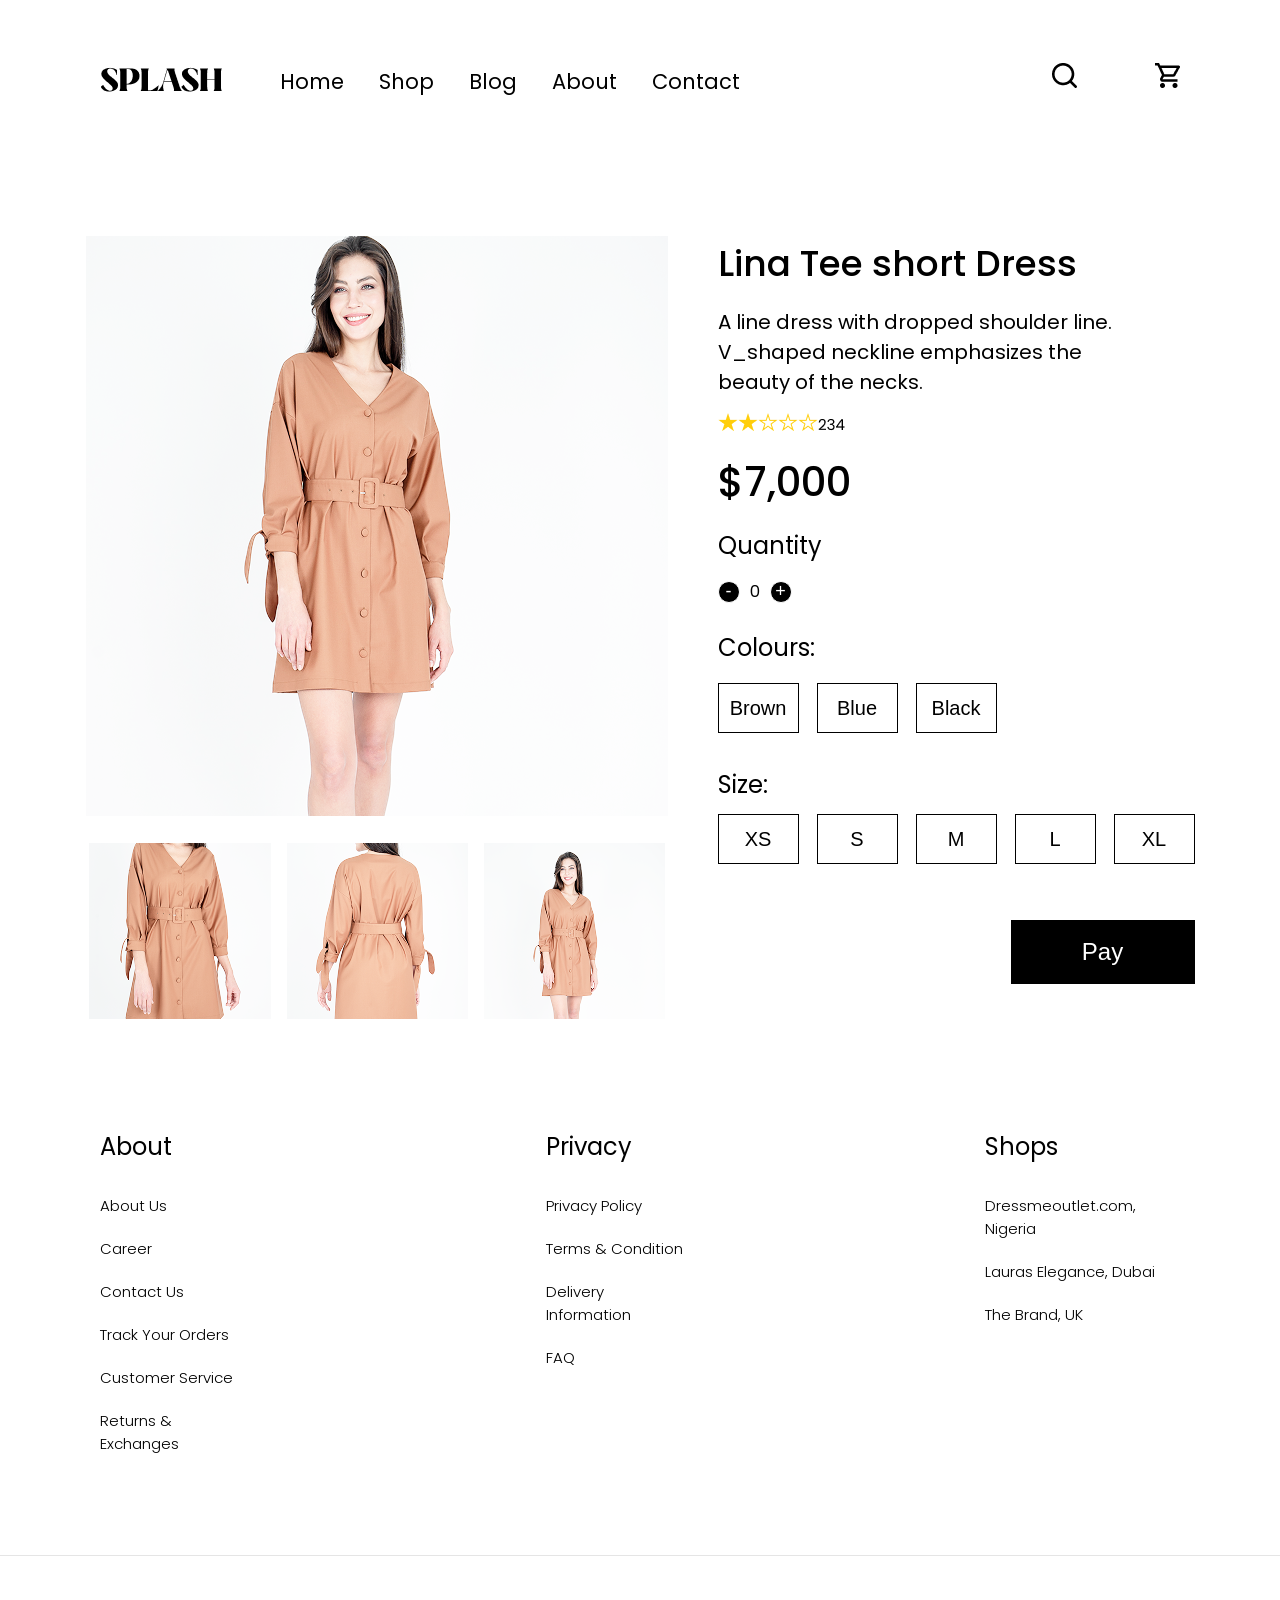
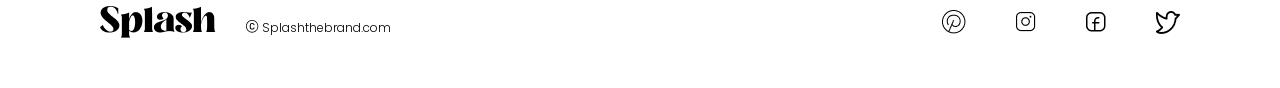
<file: buy.html>
<!DOCTYPE html>
<html lang="en">
<head>
    <meta charset="UTF-8">
    <meta name="viewport" content="width=device-width, initial-scale=1.0">
    <title>Document</title>
    <link rel="stylesheet" href="buy.css">
    <script src="index.js"></script>
</head>
<body>
     <header>
        <nav>
            <img src="image/Frame 114.png" alt="" class="firstimg">

            <div class="main1">
                <a href="index.html">Home</a>
                <a href="shop.html">Shop</a>
                <a href="blog.html">Blog</a>
                <a href="about.html">About</a>
                <a href="contact.html">Contact</a>
            </div>

            <div class="sidebar">
                <div class="bar">
                    <img src="image/close_26dp_000_FILL0_wght400_GRAD0_opsz24.svg" alt="" onclick="closeSidebar()">
                    <a href="index.html">Home</a>
                    <a href="shop.html">Shop</a>
                    <a href="blog.html">Blog</a>
                    <a href="about.html">About</a>
                    <a href="contact.html">Contact</a>
                </div>
            </div>
        </nav>
            
        <div class="main2">
            <img src="image/Vector (6).png" alt="">
            <img src="image/Vector (7).png" alt="">
        </div>

        <div class="hamburger">
            <img src="image/menu_29dp_000000_FILL0_wght400_GRAD0_opsz24.svg" alt="menu icon" onclick="showSidebar()">
        </div>
    </header>
    
    <section class="container1">
        <div class="container2">
            <div class="bigimg">
                <img src="image/image 29.png" alt="" class="secimg">
            </div>

            <div class="container3">
                <img src="image/image 24.png" alt="" class="thirdimg">
                <img src="image/image 25.png" alt="" class="thirdimg">
                <img src="image/image 26.png" alt="" class="thirdimg">
            </div>
        </div>

        <div class="container4">
            <p class="cont1">Lina Tee short Dress</p>

            <p class="cont2">A line dress with dropped shoulder line. 
            <br>V_shaped neckline emphasizes the 
            <br>beauty of the necks.</p>

            <img src="image/Frame 179.png" alt="">

            <p class="cont3">$7,000</p>

            <p class="cont4">Quantity</p>

            <div class="quantity-selector">
                <button class="btn" onclick="
                    numberOfItems -= 1;
                    if (numberOfItems < 1){
                        numberOfItems = 0;
                        alert('number of items is empty')
                    }
                    document.getElementById('num').innerText = numberOfItems"
                >-</button>

                <p id="num">0</p>

                <button class="btn" onclick="
                    numberOfItems += 1;
                    if (numberOfItems > 10){
                    numberOfItems = 1;
                    alert ('number of items is sold out!');
                    }
                    document.getElementById('num').innerText = numberOfItems"
                >+</button>
            </div>

            <div class="container5">
                <label>Colours:</label>

                <div class="color">
                    <button class="color-btn" data-color="Brown">Brown</button>
                    <button class="color-btn" data-color="Blue">Blue</button>
                    <button class="color-btn" data-color="Black">Black</button>
                </div>
            </div>

            <div class="container6">
                <label>Size:</label>

                <div class="size" id="size-options">
                    <button class="size-btn">XS</button>
                    <button class="size-btn">S</button>
                    <button class="size-btn">M</button>
                    <button class="size-btn">L</button>
                    <button class="size-btn">XL</button>
                </div>
            </div>

            <a href="info.html"><button class="pay">Pay</button></a>
        </div>
    </section>

    <footer>
        <div class="footerhead">
            <div class="foot1">
                <div class="ab">
                    <p>About</p>
                </div>
                    <div class="foot11">
                        <p>About Us</p>
                        <p>Career</p>
                        <p>Contact Us</p>
                        <p>Track Your Orders</p>
                        <p>Customer Service</p>
                        <p>Returns & Exchanges</p>
                    </div>
            </div>

            <div class="foot1">
                <div class="ab">
                    <p>Privacy</p>
                </div>
                    <div class="foot11">
                        <p>Privacy Policy</p>
                        <p>Terms & Condition</p>
                        <p>Delivery Information</p>
                        <p>FAQ</p>
                    </div>
            </div>

            <div class="foot1">
                <div class="ab">
                    <p>Shops</p>
                </div>
                    <div class="foot11">
                        <p>Dressmeoutlet.com, Nigeria </p>
                        <p>Lauras Elegance, Dubai</p>
                        <p>The Brand, UK</p>
                    </div>
            </div>
        </div>
        
        <div class="every">
            <div class="spa">
                <img src="image/SPLASH.png" alt="">
                    <div class="brand">
                        <img src="image/Vector (3).png" alt="">
                        <p>Splashthebrand.com</p>
                    </div>
            </div>

            <div class="logo">
                <img src="image/Vector.png" alt="">
                <img src="image/Vector (1).png" alt="">
                <img src="image/Group.png" alt="">
                <img src="image/Vector (2).png" alt="">
            </div>
        </div>
    </footer>
</body>
</html>
</file>
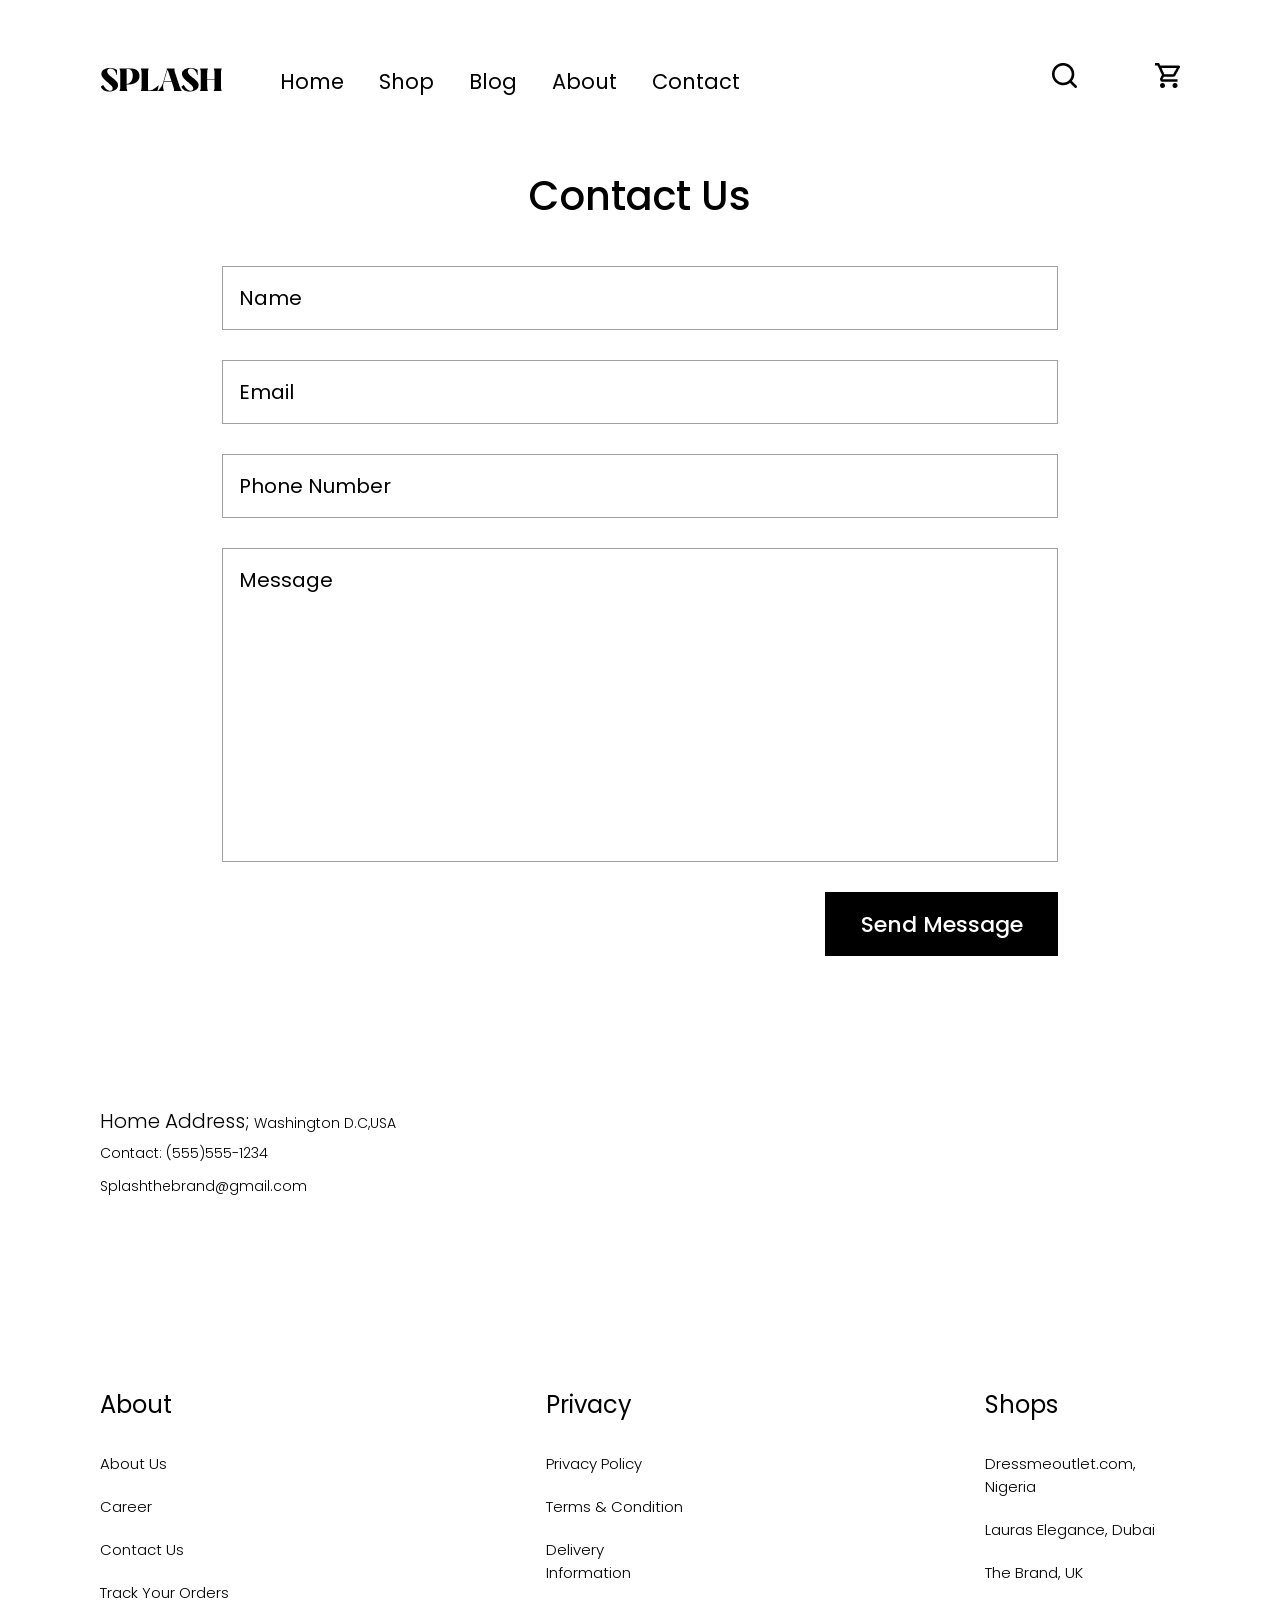
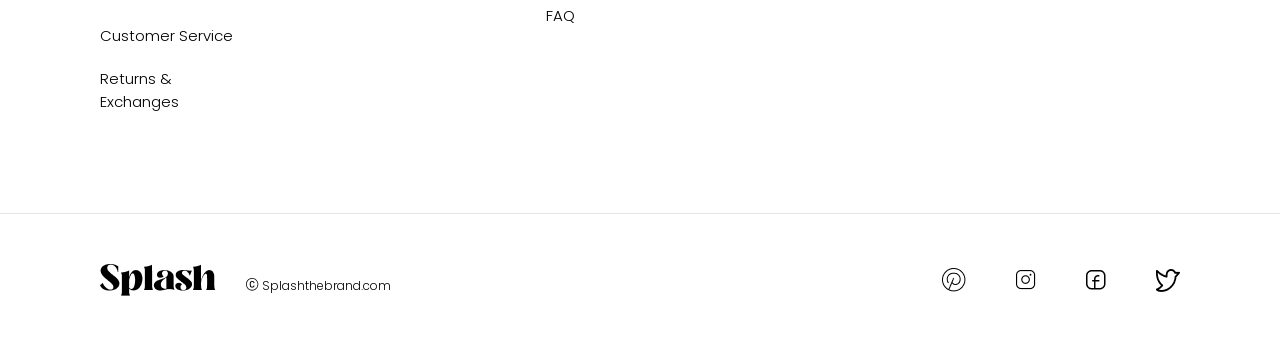
<file: contact.html>
<!DOCTYPE html>
<html lang="en">
<head>
    <meta charset="UTF-8">
    <meta name="viewport" content="width=device-width, initial-scale=1.0">
    <title>Document</title>
    <link rel="stylesheet" href="contact.css">
    <script defer src="index.js"></script>
</head>
<body>
    <header>
        <nav>
            <img src="image/Frame 114.png" alt="" class="firstimg">

            <div class="main1">
                <a href="index.html">Home</a>
                <a href="shop.html">Shop</a>
                <a href="blog.html">Blog</a>
                <a href="about.html">About</a>
                <a href="contact.html">Contact</a>
            </div>

            <div class="sidebar">
                <div class="bar">
                    <img src="image/close_26dp_000_FILL0_wght400_GRAD0_opsz24.svg" alt="" onclick="closeSidebar()">
                    <a href="index.html">Home</a>
                    <a href="shop.html">Shop</a>
                    <a href="blog.html">Blog</a>
                    <a href="about.html">About</a>
                    <a href="contact.html">Contact</a>
                </div>
            </div>
        </nav>
            
        <div class="main2">
            <img src="image/Vector (6).png" alt="">
            <img src="image/Vector (7).png" alt="">
        </div>

        <div class="hamburger">
            <img src="image/menu_29dp_000000_FILL0_wght400_GRAD0_opsz24.svg" alt="menu icon" onclick="showSidebar()">
        </div> 
    </header>
    
    <section class="container1">
        <h1>Contact Us</h1>

        <form action="">
            <input type="text" placeholder="Name">
            <input type="text" placeholder="Email">
            <input type="text" placeholder="Phone Number">
            <textarea placeholder="Message" required></textarea>
            <button type="submit">Send Message</button>
        </form>
    </section>

    <div class="container3">
        <p class="plum">Home Address; <span>Washington D.C,USA
        <br>Contact: (555)555-1234</span></p>
        <p class="num">Splashthebrand@gmail.com</p>
    </div>

    <footer>
        <div class="footerhead">
            <div class="foot1">
                <div class="ab">
                    <p>About</p>
                </div>
                    <div class="foot11">
                        <p>About Us</p>
                        <p>Career</p>
                        <p>Contact Us</p>
                        <p>Track Your Orders</p>
                        <p>Customer Service</p>
                        <p>Returns & Exchanges</p>
                    </div>
            </div>

            <div class="foot1">
                <div class="ab">
                    <p>Privacy</p>
                </div>
                    <div class="foot11">
                        <p>Privacy Policy</p>
                        <p>Terms & Condition</p>
                        <p>Delivery Information</p>
                        <p>FAQ</p>
                    </div>
            </div>

            <div class="foot1">
                <div class="ab">
                    <p>Shops</p>
                </div>
                    <div class="foot11">
                        <p>Dressmeoutlet.com, Nigeria </p>
                        <p>Lauras Elegance, Dubai</p>
                        <p>The Brand, UK</p>
                    </div>
            </div>
        </div>
        
        <div class="every">
            <div class="spa">
                <img src="image/SPLASH.png" alt="">
                    <div class="brand">
                        <img src="image/Vector (3).png" alt="">
                        <p>Splashthebrand.com</p>
                    </div>
            </div>

            <div class="logo">
                <img src="image/Vector.png" alt="">
                <img src="image/Vector (1).png" alt="">
                <img src="image/Group.png" alt="">
                <img src="image/Vector (2).png" alt="">
            </div>
        </div>
    </footer>
</body>
</html>
</file>
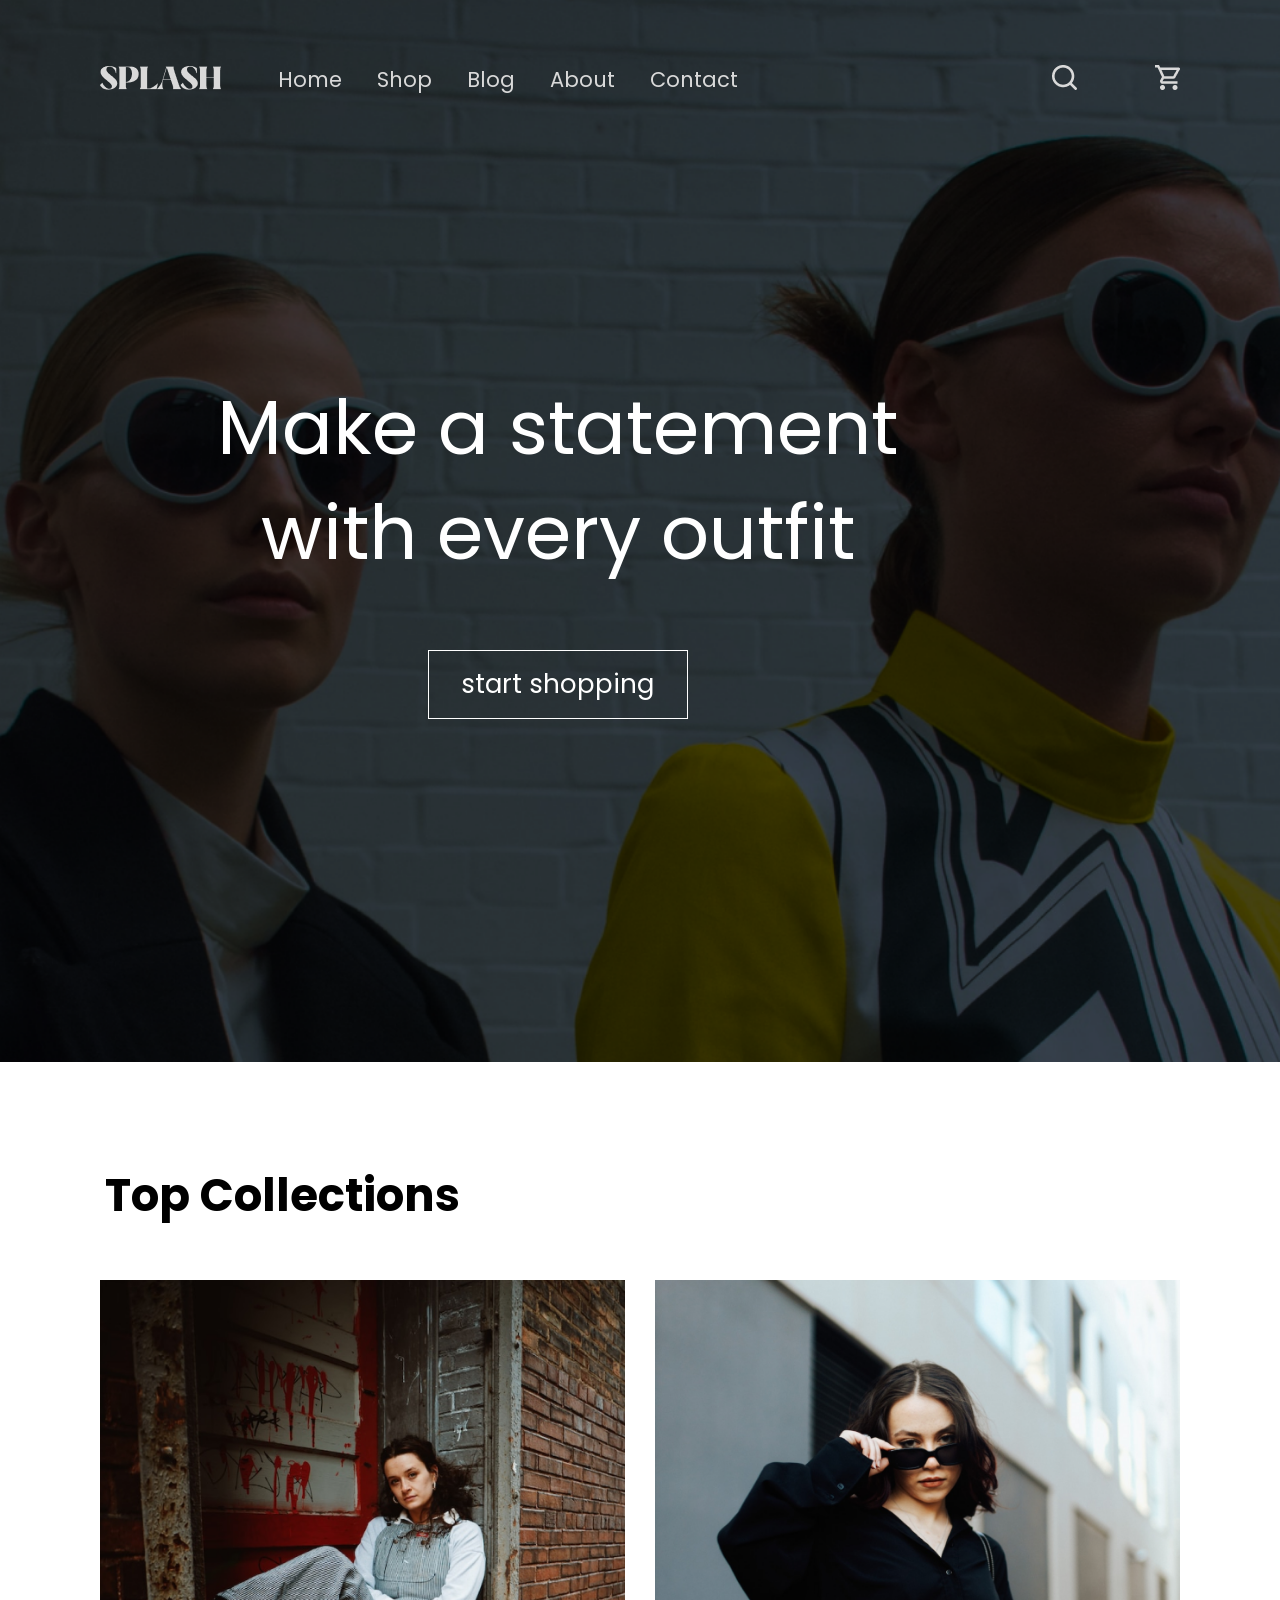
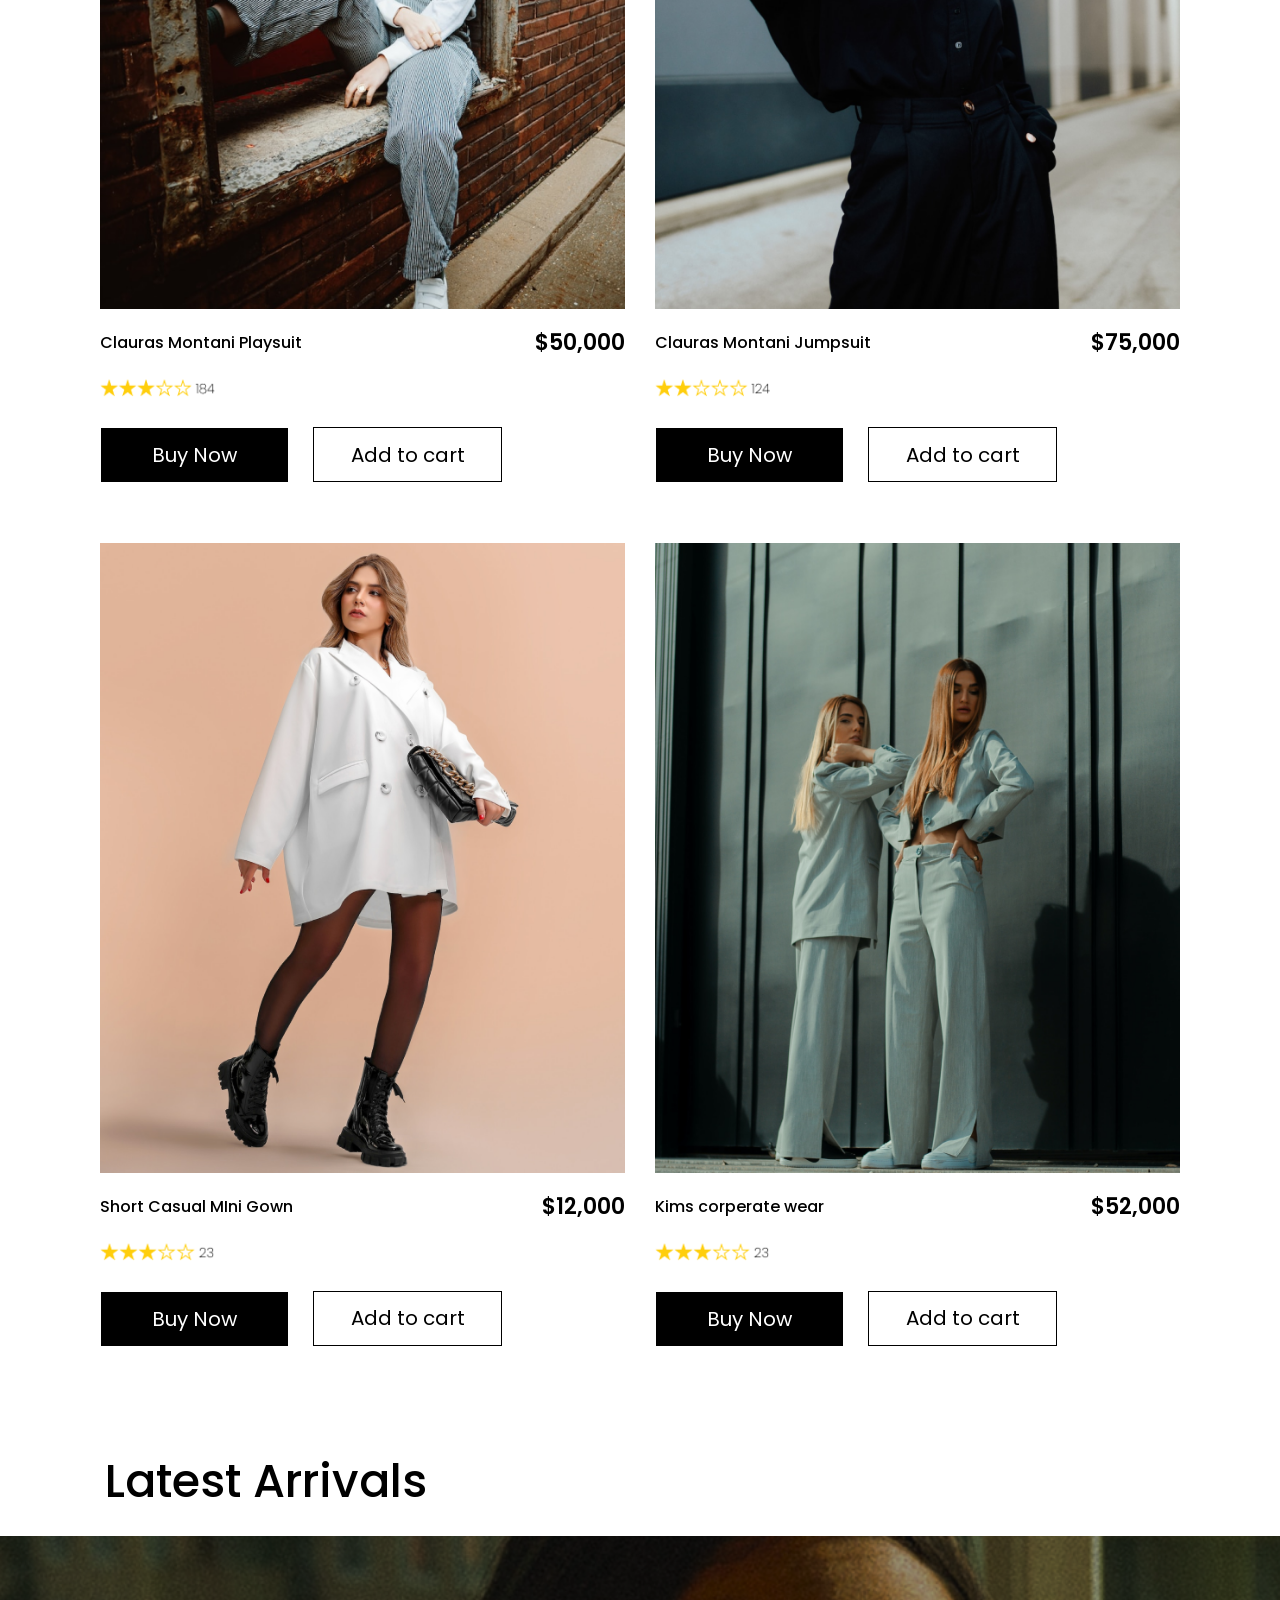
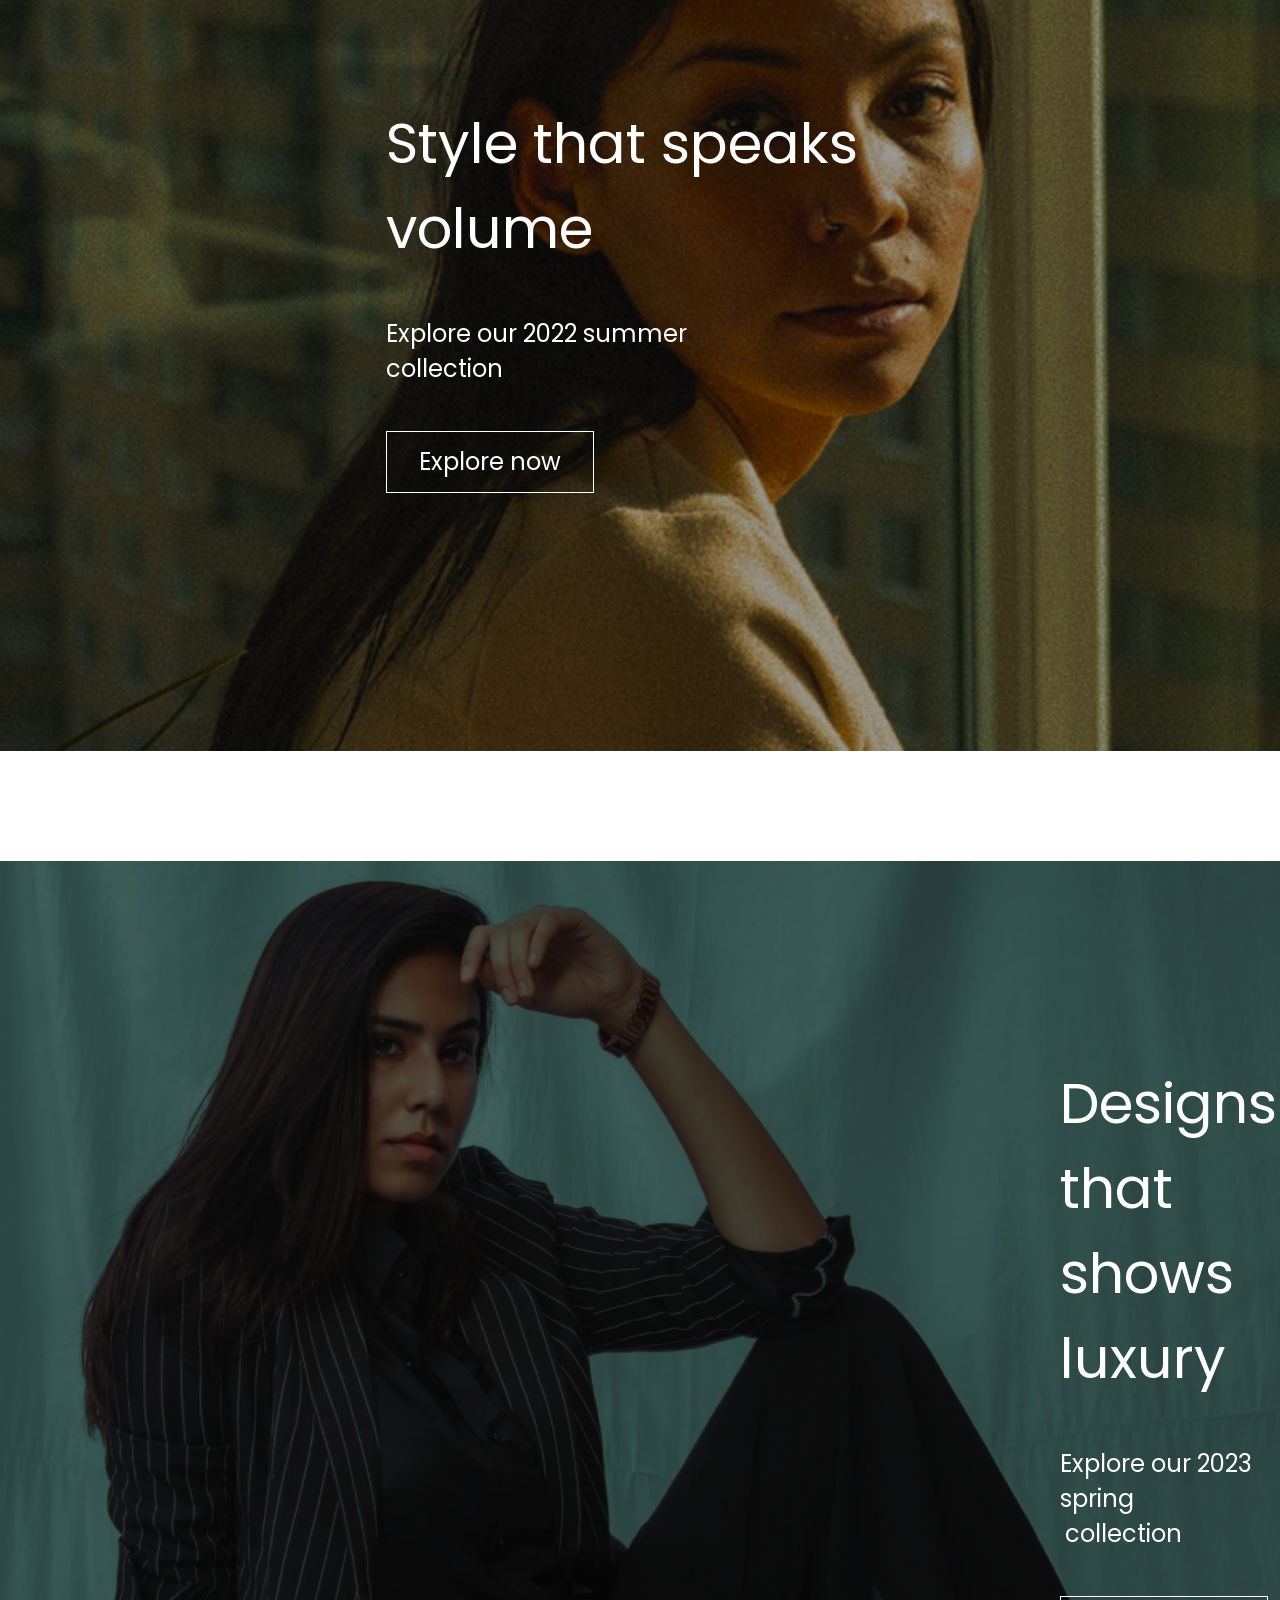
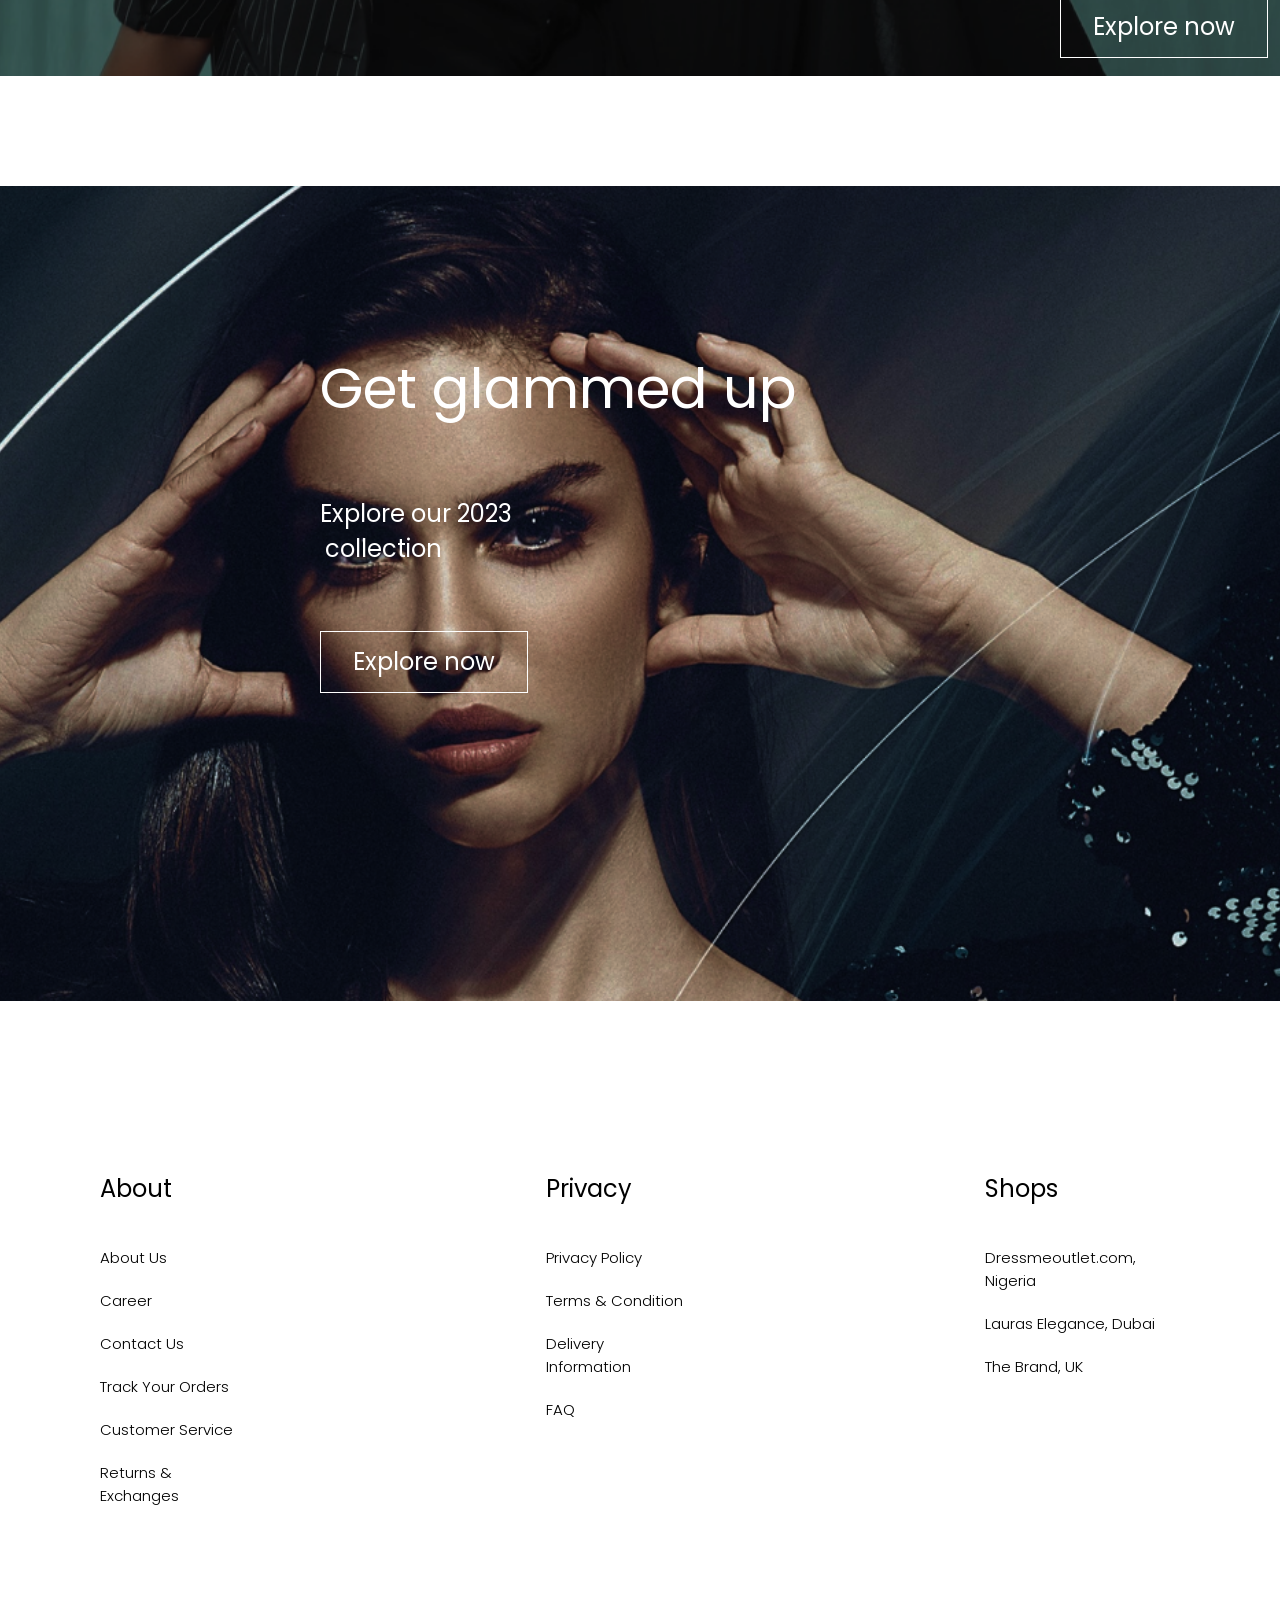
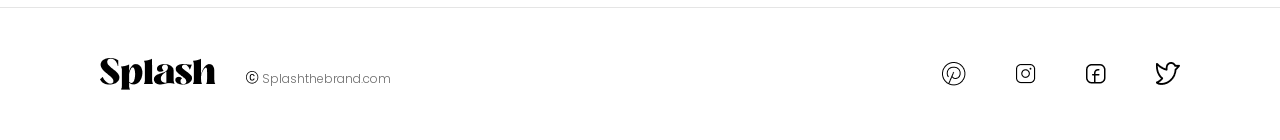
<file: home.html>
<!DOCTYPE html>
<html lang="en">
<head>
    <meta charset="UTF-8">
    <meta name="viewport" content="width=device-width, initial-scale=1.0">
    <title>Document</title>
    <link rel="stylesheet" href="home.css">
    <script defer src="index.js"></script>
</head>
<body>
    <header>
        <nav>    
            <div class="main">
                <img src="image/SPLASH (1).png" alt="" class="firstimg">

                <div class="main1">
                    <a href="home.html">Home</a>
                    <a href="shop.html">Shop</a>
                    <a href="blog.html">Blog</a>
                    <a href="about.html">About</a>
                    <a href="contact.html">Contact</a>
                </div>

                <div class="sidebar">
                    <div class="bar">
                        <img src="image/close_28dp_FFFFFF_FILL0_wght400_GRAD0_opsz24.svg" alt="" onclick="closeSidebar()">
                        <a href="home.html">Home</a>
                        <a href="shop.html">Shop</a>
                        <a href="blog.html">Blog</a>
                        <a href="about.html">About</a>
                        <a href="contact.html">Contact</a>
                    </div>
                </div>
            </div>

            <div class="main2">
                <img src="image/Vector (4).png" alt="">
                <img src="image/Vector (5).png" alt="">
            </div>

            <div class="hamburger">
                <img src="image/menu_29dp_FFFFFF_FILL0_wght400_GRAD0_opsz24.svg" alt="menu icon" onclick="showSidebar()">
            </div>
        </nav>

        <div class="main3">
            <h1>Make a statement<br>with every outfit</h1>
            <p>start shopping</p>
        </div>
    </header>

    <div class="top">
        <h2>Top Collections</h2>
    </div>

    <section class="container1">
        <div class="cont1">
            <img src="image/Rectangle 26.png" alt="">

            <div class="cont2">
                <p class="ply">Clauras Montani Playsuit</p>
                <p class="num">$50,000</p>
            </div>

            <div class="star">
                <img src="image/Frame 39.png" alt="">
            </div>

            <div class="cont3">
                <p class="buy">Buy Now</p>
                <p class="add">Add to cart</p>
            </div>
        </div>

        <div class="cont1">
            <img src="image/Rectangle 37.png" alt="">

            <div class="cont2">
                <p class="ply">Clauras Montani Jumpsuit</p>
                <p class="num">$75,000</p>
            </div>

            <div class="star">
                <img src="image/Frame 39 (1).png" alt="">
            </div> 

            <div class="cont3">
                <p class="buy">Buy Now</p>
                <p class="add">Add to cart</p>
            </div>
        </div>

        <div class="cont1">
            <img src="image/Rectangle 38.png" alt="">

            <div class="cont2">
                <p class="ply">Short Casual MIni Gown</p>
                <p class="num">$12,000</p>
            </div>

            <div class="star">
                <img src="image/Frame 39 (3).png" alt="">
            </div>

            <div class="cont3">
                <p class="buy">Buy Now</p>
                <p class="add">Add to cart</p>
            </div>
        </div>

        <div class="cont1">
            <img src="image/Rectangle 39.png" alt="">

            <div class="cont2">
                <p class="ply">Kims corperate wear</p>
                <p class="num">$52,000</p>
            </div>

            <div class="star">
                <img src="image/Frame 39 (3).png" alt="">
            </div> 

            <div class="cont3">
                <p class="buy">Buy Now</p>
                <p class="add">Add to cart</p>
            </div>
        </div>
    </section>

    <section class="container11">
        <div class="container2">
            <h2>Latest Arrivals</h2>

            <div class="cont4">
                <div class="cont5">
                    <h1>Style that speaks <br>volume</h1>
                    <p class="exo">Explore our 2022 summer <br>collection</p>
                    <p class="exn">Explore now</p>
                </div>
            </div>
        </div>

        <div class="cont6">
            <div class="cont7">
                <h1>Designs that shows <br>luxury</h1>
                <p class="exo">Explore our 2023 spring <br><span>collection</span></p>
                <p class="exn">Explore now</p>
            </div>
        </div>

        <div class="cont8">
            <div class="cont9">
                <h1>Get glammed up</h1>
                <p class="exo">Explore our 2023 <br><span>collection</span></p>
                <p class="exn">Explore now</p>
            </div>
        </div>
    </section>

    <footer>
        <div class="footerhead">
            <div class="foot1">
                <div class="ab">
                    <p>About</p>
                </div>
                    <div class="foot11">
                        <p>About Us</p>
                        <p>Career</p>
                        <p>Contact Us</p>
                        <p>Track Your Orders</p>
                        <p>Customer Service</p>
                        <p>Returns & Exchanges</p>
                    </div>
            </div>

            <div class="foot1">
                <div class="ab">
                    <p>Privacy</p>
                </div>
                    <div class="foot11">
                        <p>Privacy Policy</p>
                        <p>Terms & Condition</p>
                        <p>Delivery Information</p>
                        <p>FAQ</p>
                    </div>
            </div>

            <div class="foot1">
                <div class="ab">
                    <p>Shops</p>
                </div>
                    <div class="foot11">
                        <p>Dressmeoutlet.com, Nigeria </p>
                        <p>Lauras Elegance, Dubai</p>
                        <p>The Brand, UK</p>
                    </div>
            </div>
        </div>
        
        <div class="every">
            <div class="spa">
                <img src="image/SPLASH.png" alt="">
                    <div class="brand">
                        <img src="image/Vector (3).png" alt="">
                        <p>Splashthebrand.com</p>
                    </div>
            </div>

            <div class="logo">
                <img src="image/Vector.png" alt="">
                <img src="image/Vector (1).png" alt="">
                <img src="image/Group.png" alt="">
                <img src="image/Vector (2).png" alt="">
            </div>
        </div>
    </footer>
</body>
</html>
</file>
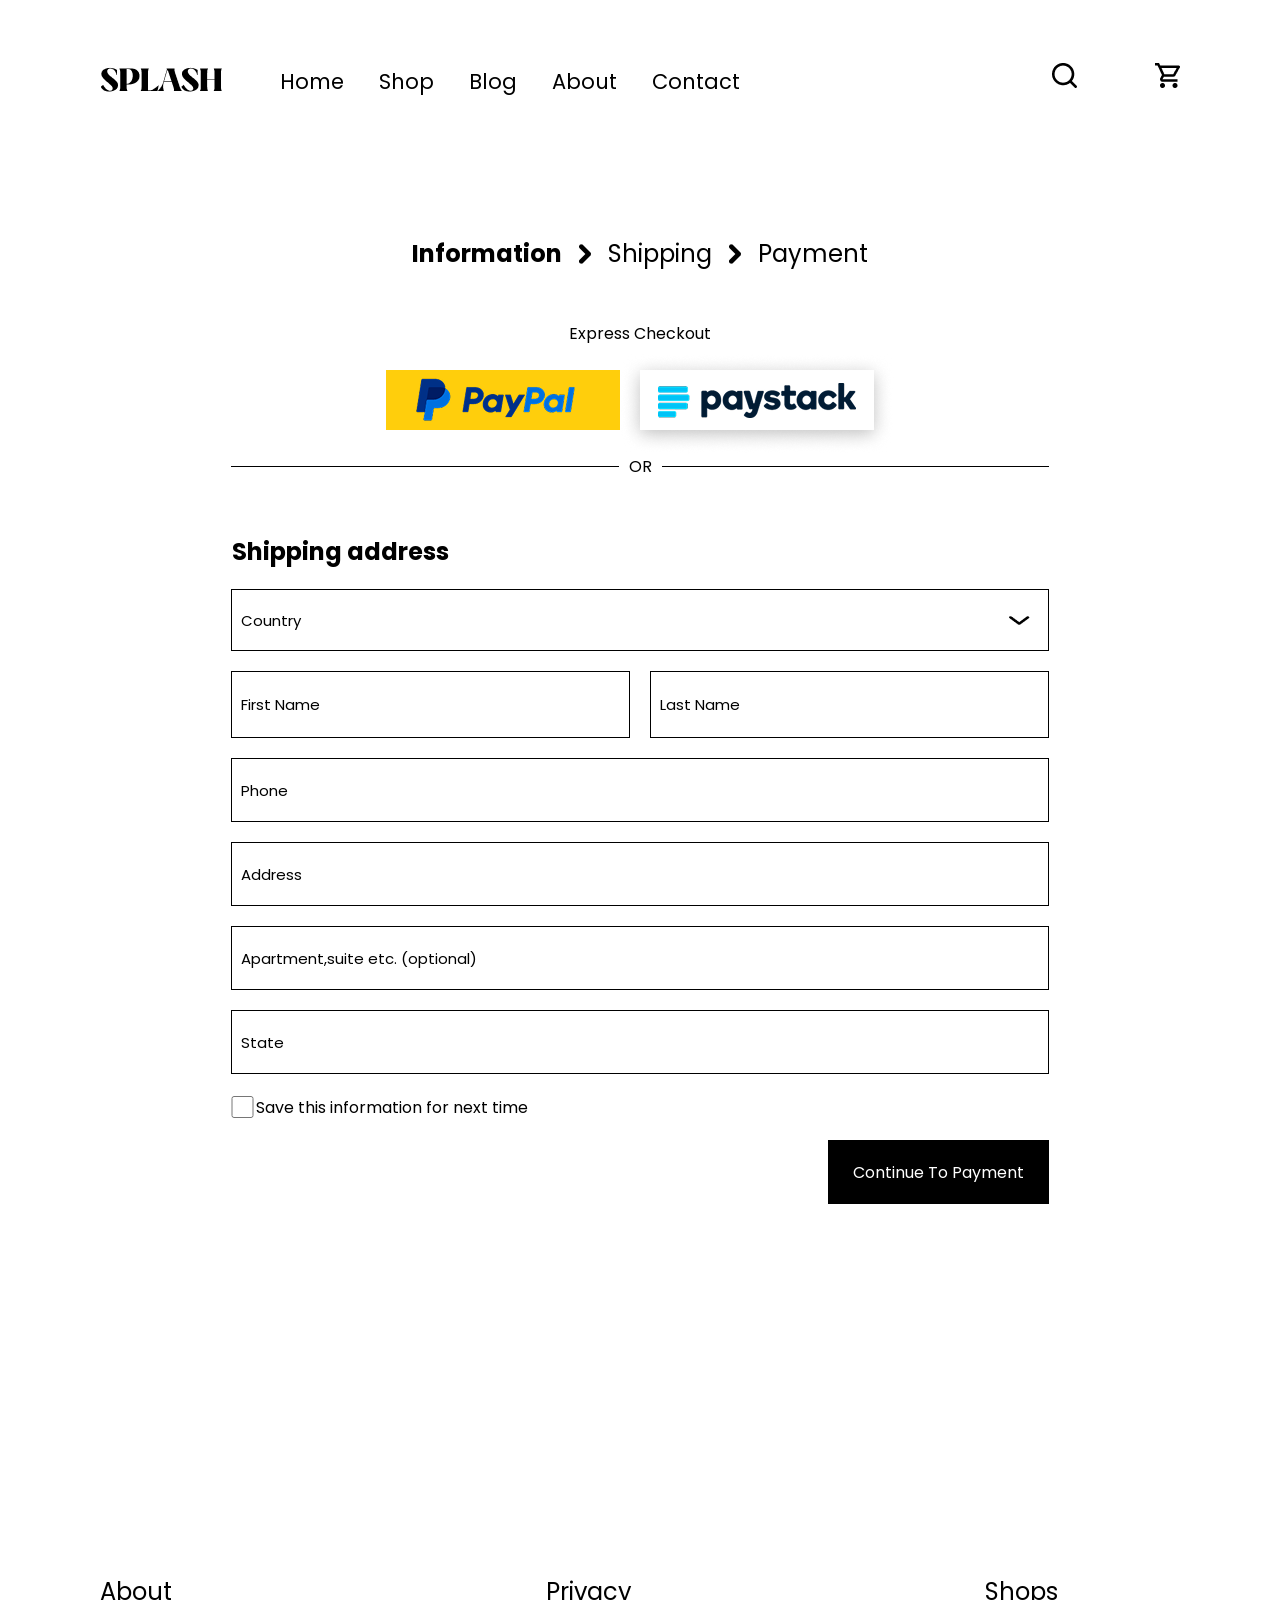
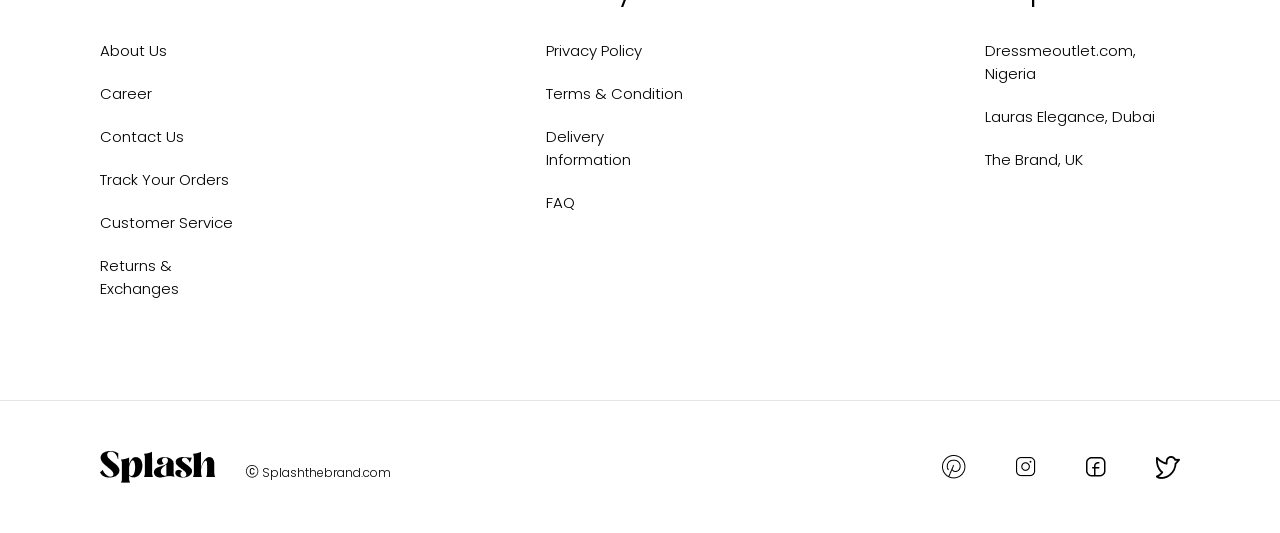
<file: info.html>
<!DOCTYPE html>
<html lang="en">
<head>
    <meta charset="UTF-8">
    <meta name="viewport" content="width=device-width, initial-scale=1.0">
    <title>Document</title>
    <link rel="stylesheet" href="info.css">
    <script defer src="index.js"></script>
</head>
<body>
    <header>
        <nav>
            <img src="image/Frame 114.png" alt="">

            <div class="main1">
                <a href="index.html">Home</a>
                <a href="shop.html">Shop</a>
                <a href="blog.html">Blog</a>
                <a href="about.html">About</a>
                <a href="contact.html">Contact</a>
            </div>

            <div class="sidebar">
                <div class="bar">
                    <img src="image/close_26dp_000_FILL0_wght400_GRAD0_opsz24.svg" alt="" onclick="closeSidebar()">
                    <a href="index.html">Home</a>
                    <a href="shop.html">Shop</a>
                    <a href="blog.html">Blog</a>
                    <a href="about.html">About</a>
                    <a href="contact.html">Contact</a>
                </div>
            </div>
        </nav>
            
        <div class="main2">
            <img src="image/Vector (6).png" alt="">
            <img src="image/Vector (7).png" alt="">
        </div>

        <div class="hamburger">
            <img src="image/menu_29dp_000000_FILL0_wght400_GRAD0_opsz24.svg" alt="menu icon" onclick="showSidebar()">
        </div>
    </header>

    <section class="container1">
        <div class="cont1">
            <a href="buy.html"><p class="info">Information</p></a>
            <img src="image/ion_chevron-forward.png" alt="">
            <a href="ship.html"><p class="ship">Shipping</p></a>
            <img src="image/ion_chevron-forward.png" alt="">
            <a href="pay.html"><p class="ship">Payment</p></a>
        </div>

        <div class="container2">
            <p class="exp">Express Checkout</p>
            
            <div class="image">
                <img src="image/Frame 185.png" alt="" class="im1">
                <img src="image/Group 25.png" alt="" class="im2">
            </div>

            <div class="span">
                <div class="line"></div>
                <span class="or">OR</span>
                <div class="line"></div>
            </div>
        </div>
    </section>

    <section class="section">
        <h1>Shipping address</h1>

        <form action="">
            <div class="sel">
                <select name="" id="">
                <option>Country</option>
                <option>Australia</option>
                <option>Belgium</option>
                <option>Hawaii</option>
                <option>Israel</option>
                <option>Mexico</option>
                <option>Nigeria</option>
                <option>South America</option>
                <option>South Korea</option>
                <option>United State of America</option>
                <option>United Kingdom</option>
                </select>
            </div>

            <div class="container4">
                <input type="text" placeholder="First Name">
                <input type="text" placeholder="Last Name">
            </div>

            <div class="container5">
                <input type="text" placeholder="Phone">
                <input type="text" placeholder="Address">
                <input type="text" placeholder="Apartment,suite etc. (optional)">
                <input type="text" placeholder="State">
            </div>

            <div class="container6">
                <input type="checkbox">
                <p>Save this information for next time</p>
            </div>
        </form>

        <div class="container7">
            <a href="ship.html"><button>Continue To Payment</button></a>
        </div>
    </section>

    <footer>
        <div class="footerhead">
            <div class="foot1">
                <div class="ab">
                    <p>About</p>
                </div>
                    <div class="foot11">
                        <p>About Us</p>
                        <p>Career</p>
                        <p>Contact Us</p>
                        <p>Track Your Orders</p>
                        <p>Customer Service</p>
                        <p>Returns & Exchanges</p>
                    </div>
            </div>

            <div class="foot1">
                <div class="ab">
                    <p>Privacy</p>
                </div>
                    <div class="foot11">
                        <p>Privacy Policy</p>
                        <p>Terms & Condition</p>
                        <p>Delivery Information</p>
                        <p>FAQ</p>
                    </div>
            </div>

            <div class="foot1">
                <div class="ab">
                    <p>Shops</p>
                </div>
                    <div class="foot11">
                        <p>Dressmeoutlet.com, Nigeria </p>
                        <p>Lauras Elegance, Dubai</p>
                        <p>The Brand, UK</p>
                    </div>
            </div>
        </div>
        
        <div class="every">
            <div class="spa">
                <img src="image/SPLASH.png" alt="">
                    <div class="brand">
                        <img src="image/Vector (3).png" alt="">
                        <p>Splashthebrand.com</p>
                    </div>
            </div>

            <div class="logo">
                <img src="image/Vector.png" alt="">
                <img src="image/Vector (1).png" alt="">
                <img src="image/Group.png" alt="">
                <img src="image/Vector (2).png" alt="">
            </div>
        </div>
    </footer>
</body>
</html>
</file>
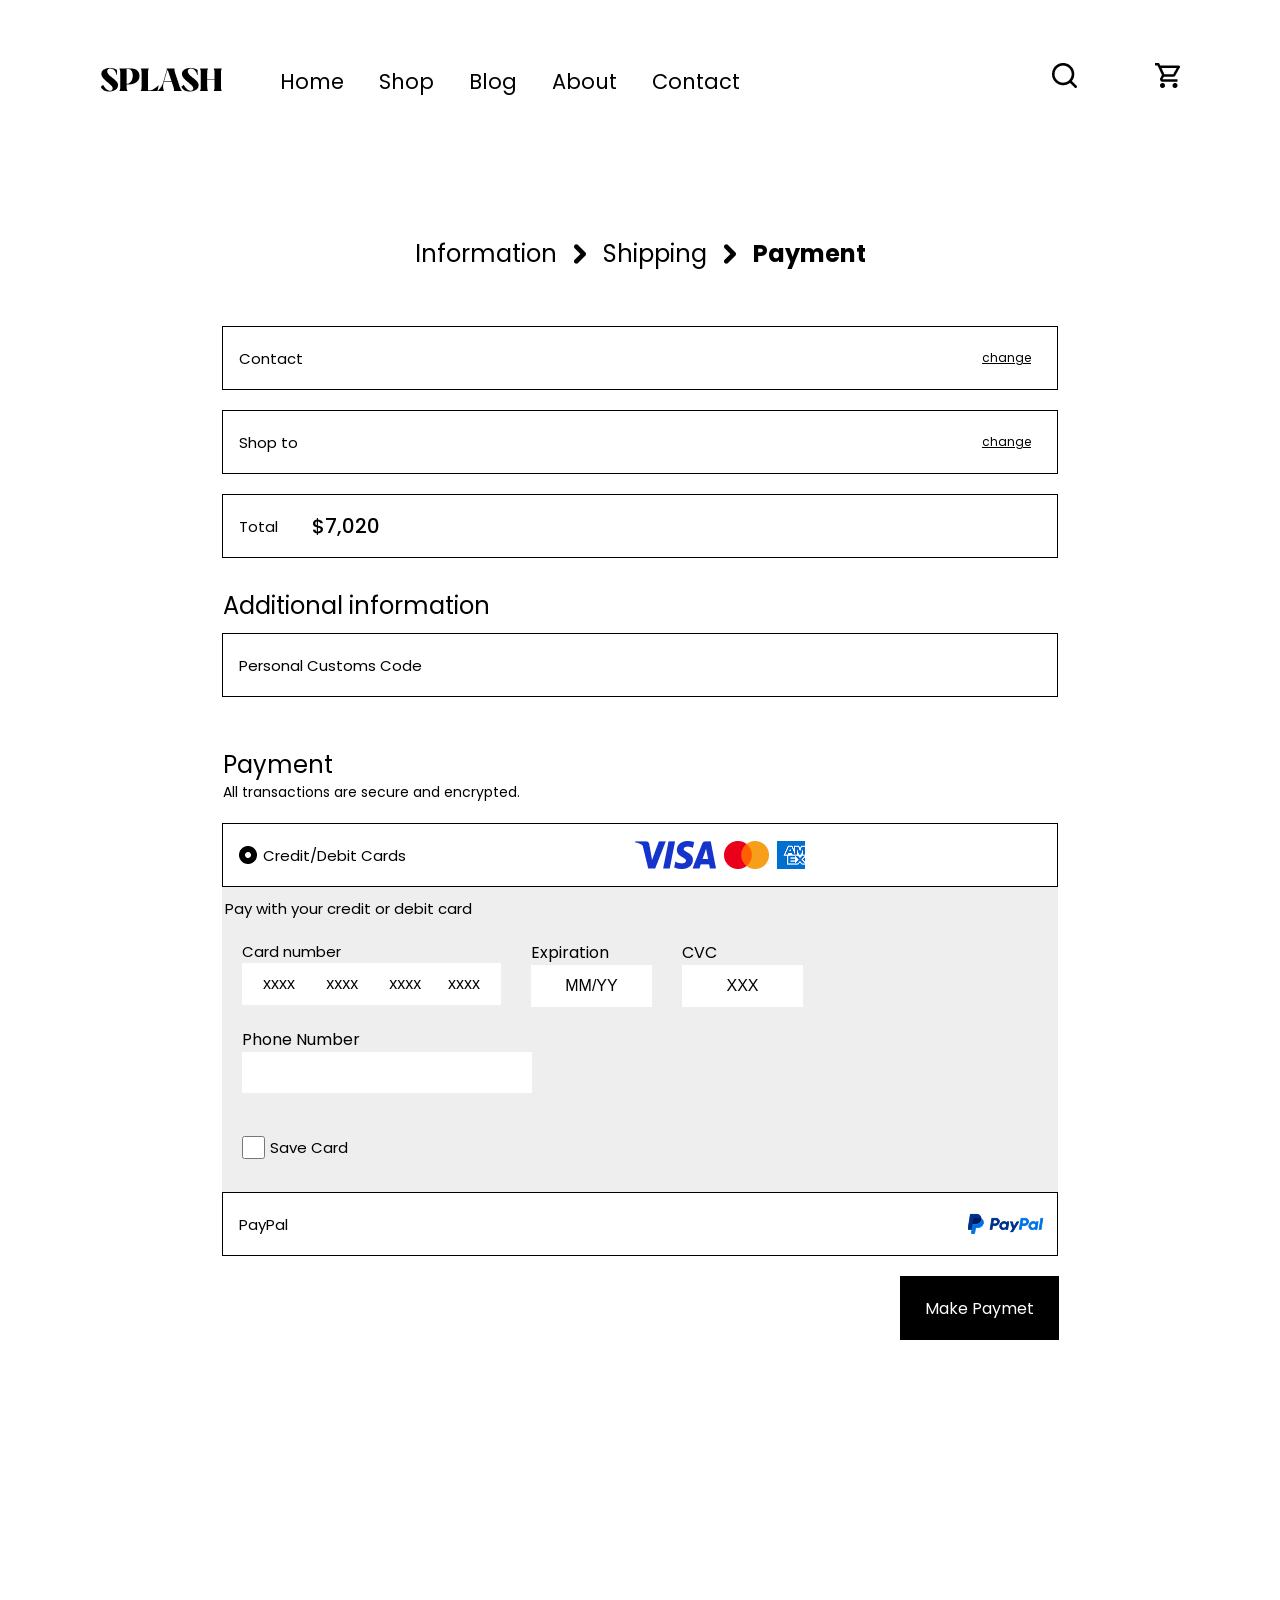
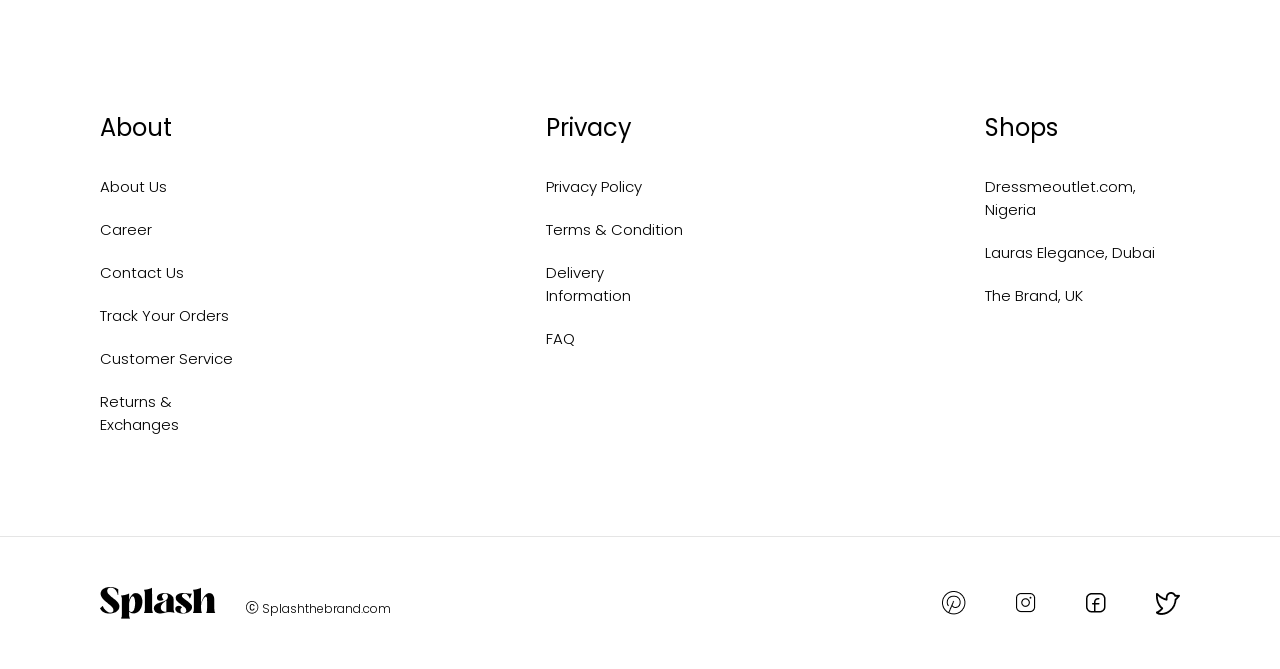
<file: pay.html>
<!DOCTYPE html>
<html lang="en">
<head>
    <meta charset="UTF-8">
    <meta name="viewport" content="width=device-width, initial-scale=1.0">
    <title>Document</title>
    <link rel="stylesheet" href="pay.css">
</head>
<body>
    <header>
        <nav>
            <img src="image/Frame 114.png" alt="">

            <div class="main1">
                <a href="index.html">Home</a>
                <a href="shop.html">Shop</a>
                <a href="blog.html">Blog</a>
                <a href="about.html">About</a>
                <a href="contact.html">Contact</a>
            </div>

            <div class="sidebar">
                <div class="bar">
                    <img src="image/close_26dp_000_FILL0_wght400_GRAD0_opsz24.svg" alt="" onclick="closeSidebar()">
                    <a href="index.html">Home</a>
                    <a href="shop.html">Shop</a>
                    <a href="blog.html">Blog</a>
                    <a href="about.html">About</a>
                    <a href="contact.html">Contact</a>
                </div>
            </div>
        </nav>
            
        <div class="main2">
            <img src="image/Vector (6).png" alt="">
            <img src="image/Vector (7).png" alt="">
        </div>

        <div class="hamburger">
            <img src="image/menu_29dp_000000_FILL0_wght400_GRAD0_opsz24.svg" alt="menu icon" onclick="showSidebar()">
        </div>
    </header>
    
    <div class="container1">
        <a href="info.html"><p class="info">Information</p></a>
        <img src="image/ion_chevron-forward.png" alt="">
        <a href="ship.html"><p class="info">Shipping</p></a>
        <img src="image/ion_chevron-forward.png" alt="">
        <a href="pay.html"><p class="ship">Payment</p></a>
    </div>

    <form action="">
        <div class="container2">
            <div class="cont1">
                <input type="text" placeholder="Contact">
                <p class="change">change</p>
            </div>

            <div class="cont1">
                <input type="text" placeholder="Shop to">
                <p class="change">change</p>
            </div>

            <div class="cont2">
                <input type="text" placeholder="Total">
                <p class="fig">$7,020</p>
            </div>

            <div class="cont3">
                <label for="">Additional information</label>
                <input type="text" placeholder="Personal Customs Code">
            </div>
        </div>

        <div class="container3">
            <div class="container4">
                <p class="cont4">Payment</p>
                <p class="cont5">All transactions are secure and encrypted.</p>
            </div>

            <div class="container5">
                <div class="cont6">
                    <img src="image/Frame 218.png" alt="">
                    <p class="card">Credit/Debit Cards</p>

                    <div class="cont7">
                        <img src="image/path3789.png" alt="">
                        <img src="image/Mastercard svg.png" alt="">
                        <img src="image/American Express - png 1.png" alt="">
                    </div>
                </div>

                <div class="container8">
                    <p class="cont8">Pay with your credit or debit card</p>

                    <div class="container9">
                        <div class="cont9">
                            <label for="">Card number</label>
                            <input type="text" placeholder="xxxx       xxxx       xxxx      xxxx" class="hidden">
                        </div>

                        <div class="cont90">
                            <label for="">Card number</label>
                            <input type="text" placeholder="xxxx  xxxx  xxxx  xxxx" class="hid">
                        </div>

                        <div class="cont10">
                            <label for="">Expiration</label>
                            <input type="text" placeholder="MM/YY">
                        </div>

                        <div class="cont11">
                            <label for="">CVC</label>
                            <input type="text" placeholder="XXX">
                        </div>
                    </div>

                    <div class="cont12">
                        <label for="">Phone Number</label>
                        <input type="text" placeholder="">
                    </div>

                    <div class="cont13">
                        <input type="checkbox">
                        <p class="save">Save Card</p>
                    </div>
                </div>

                <div class="cont14">
                    <p class="pal">PayPal</p>
                    <img src="image/image 30.png" alt="">
                </div>
            </div>
        </div>
    </form>

    <div class="cont15">
        <a href="acc.html"><button>Make Paymet</button></a>
    </div>

    <footer>
        <div class="footerhead">
            <div class="foot1">
                <div class="ab">
                    <p>About</p>
                </div>

                <div class="foot11">
                    <p>About Us</p>
                    <p>Career</p>
                    <p>Contact Us</p>
                    <p>Track Your Orders</p>
                    <p>Customer Service</p>
                    <p>Returns & Exchanges</p>
                </div>
            </div>

            <div class="foot1">
                <div class="ab">
                    <p>Privacy</p>
                </div>

                <div class="foot11">
                    <p>Privacy Policy</p>
                    <p>Terms & Condition</p>
                    <p>Delivery Information</p>
                    <p>FAQ</p>
                </div>
            </div>

            <div class="foot1">
                <div class="ab">
                    <p>Shops</p>
                </div>

                <div class="foot11">
                    <p>Dressmeoutlet.com, Nigeria </p>
                    <p>Lauras Elegance, Dubai</p>
                    <p>The Brand, UK</p>
                </div>
            </div>
        </div>
        
        <div class="every">
            <div class="spa">
                <img src="image/SPLASH.png" alt="">

                <div class="brand">
                    <img src="image/Vector (3).png" alt="">
                    <p>Splashthebrand.com</p>
                </div>
            </div>

            <div class="logo">
                <img src="image/Vector.png" alt="">
                <img src="image/Vector (1).png" alt="">
                <img src="image/Group.png" alt="">
                <img src="image/Vector (2).png" alt="">
            </div>
        </div>
    </footer>
</body>
</html>
</file>
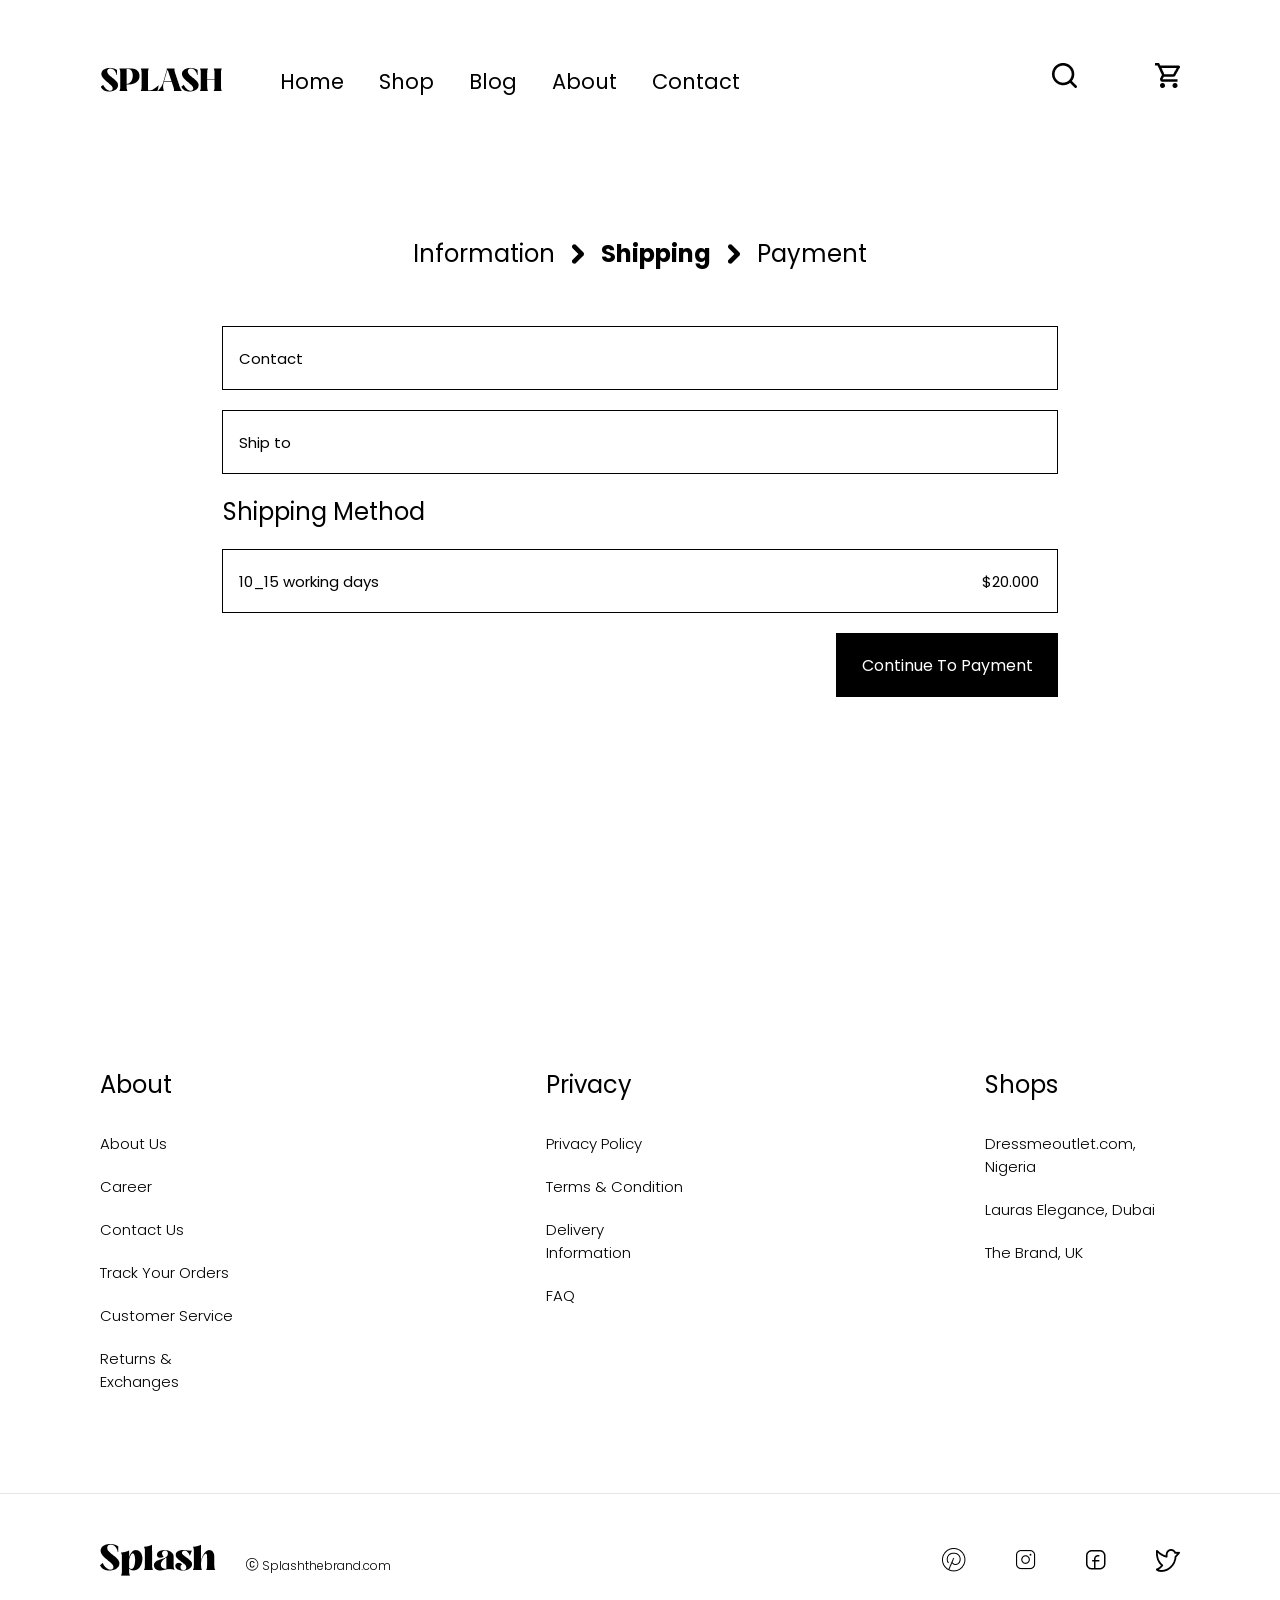
<file: ship.html>
<!DOCTYPE html>
<html lang="en">
<head>
    <meta charset="UTF-8">
    <meta name="viewport" content="width=device-width, initial-scale=1.0">
    <title>Document</title>
    <link rel="stylesheet" href="ship.css">
    <script defer src="index.js"></script>
</head>
<body>
    <header>
        <nav>
            <img src="image/Frame 114.png" alt="">

            <div class="main1">
                <a href="index.html">Home</a>
                <a href="shop.html">Shop</a>
                <a href="blog.html">Blog</a>
                <a href="about.html">About</a>
                <a href="contact.html">Contact</a>
            </div>

            <div class="sidebar">
                <div class="bar">
                    <img src="image/close_26dp_000_FILL0_wght400_GRAD0_opsz24.svg" alt="" onclick="closeSidebar()">
                    <a href="index.html">Home</a>
                    <a href="shop.html">Shop</a>
                    <a href="blog.html">Blog</a>
                    <a href="about.html">About</a>
                    <a href="contact.html">Contact</a>
                </div>
            </div>
        </nav>
            
        <div class="main2">
            <img src="image/Vector (6).png" alt="">
            <img src="image/Vector (7).png" alt="">
        </div>

        <div class="hamburger">
            <img src="image/menu_29dp_000000_FILL0_wght400_GRAD0_opsz24.svg" alt="menu icon" onclick="showSidebar()">
        </div>
    </header>

    <div class="container1">
        <a href="info.html"><p class="info">Information</p></a>
        <img src="image/ion_chevron-forward.png" alt="">
        <a href="ship.html"><p class="ship">Shipping</p></a>
        <img src="image/ion_chevron-forward.png" alt="">
        <a href="pay.html"><p class="info">Payment</p></a>
    </div>

    <form action="">
        <div class="contship">
            <input type="text" placeholder="Contact">
            <input type="text" placeholder="Ship to">
        </div>

        <p class="shipmet">Shipping Method</p>

        <div class="fig">
            <input type="text" placeholder="10_15 working days">
            <p>$20.000</p>
        </div>
    </form>

    <div class="pay">
        <a href="pay.html"><button>Continue To Payment</button></a>
    </div>

    <footer>
        <div class="footerhead">
            <div class="foot1">
                <div class="ab">
                    <p>About</p>
                </div>
                    <div class="foot11">
                        <p>About Us</p>
                        <p>Career</p>
                        <p>Contact Us</p>
                        <p>Track Your Orders</p>
                        <p>Customer Service</p>
                        <p>Returns & Exchanges</p>
                    </div>
            </div>

            <div class="foot1">
                <div class="ab">
                    <p>Privacy</p>
                </div>
                    <div class="foot11">
                        <p>Privacy Policy</p>
                        <p>Terms & Condition</p>
                        <p>Delivery Information</p>
                        <p>FAQ</p>
                    </div>
            </div>

            <div class="foot1">
                <div class="ab">
                    <p>Shops</p>
                </div>
                    <div class="foot11">
                        <p>Dressmeoutlet.com, Nigeria </p>
                        <p>Lauras Elegance, Dubai</p>
                        <p>The Brand, UK</p>
                    </div>
            </div>
        </div>
        
        <div class="every">
            <div class="spa">
                <img src="image/SPLASH.png" alt="">
                    <div class="brand">
                        <img src="image/Vector (3).png" alt="">
                        <p>Splashthebrand.com</p>
                    </div>
            </div>

            <div class="logo">
                <img src="image/Vector.png" alt="">
                <img src="image/Vector (1).png" alt="">
                <img src="image/Group.png" alt="">
                <img src="image/Vector (2).png" alt="">
            </div>
        </div>
    </footer>
</body>
</html>
</file>
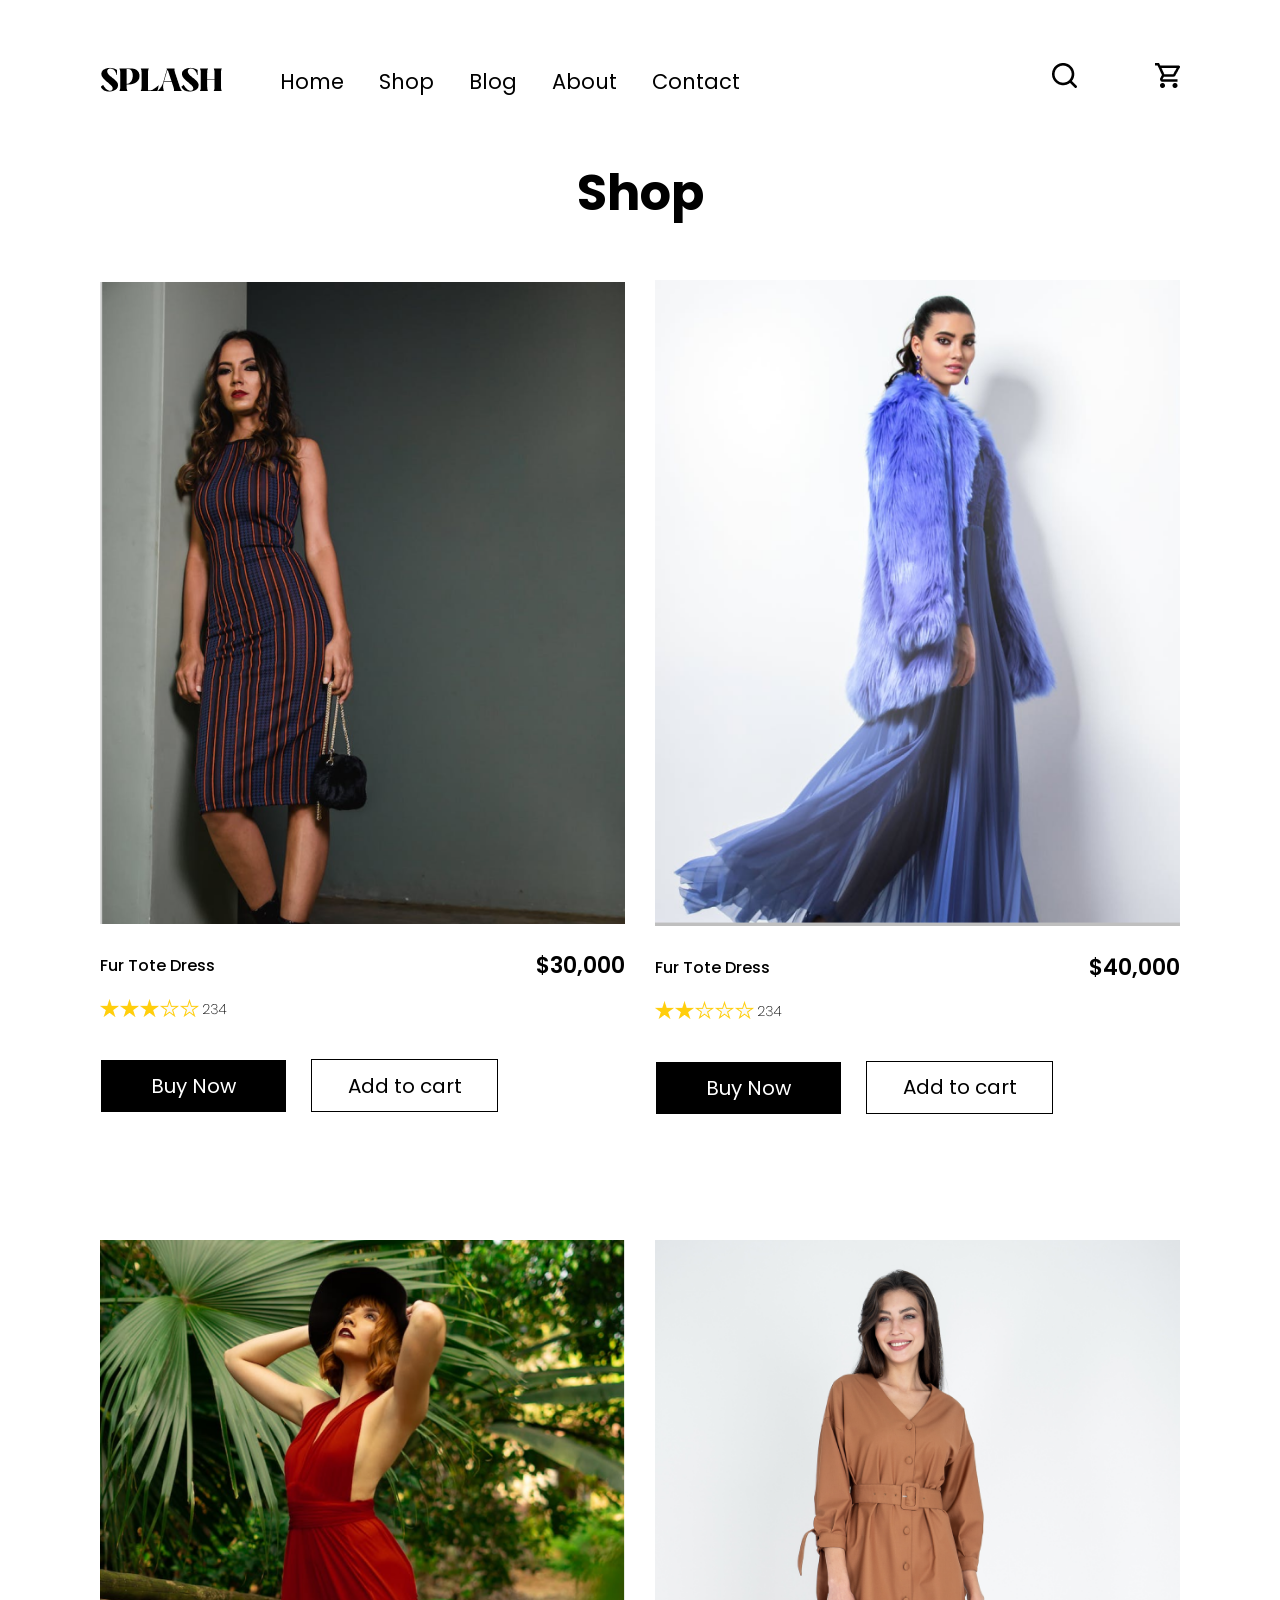
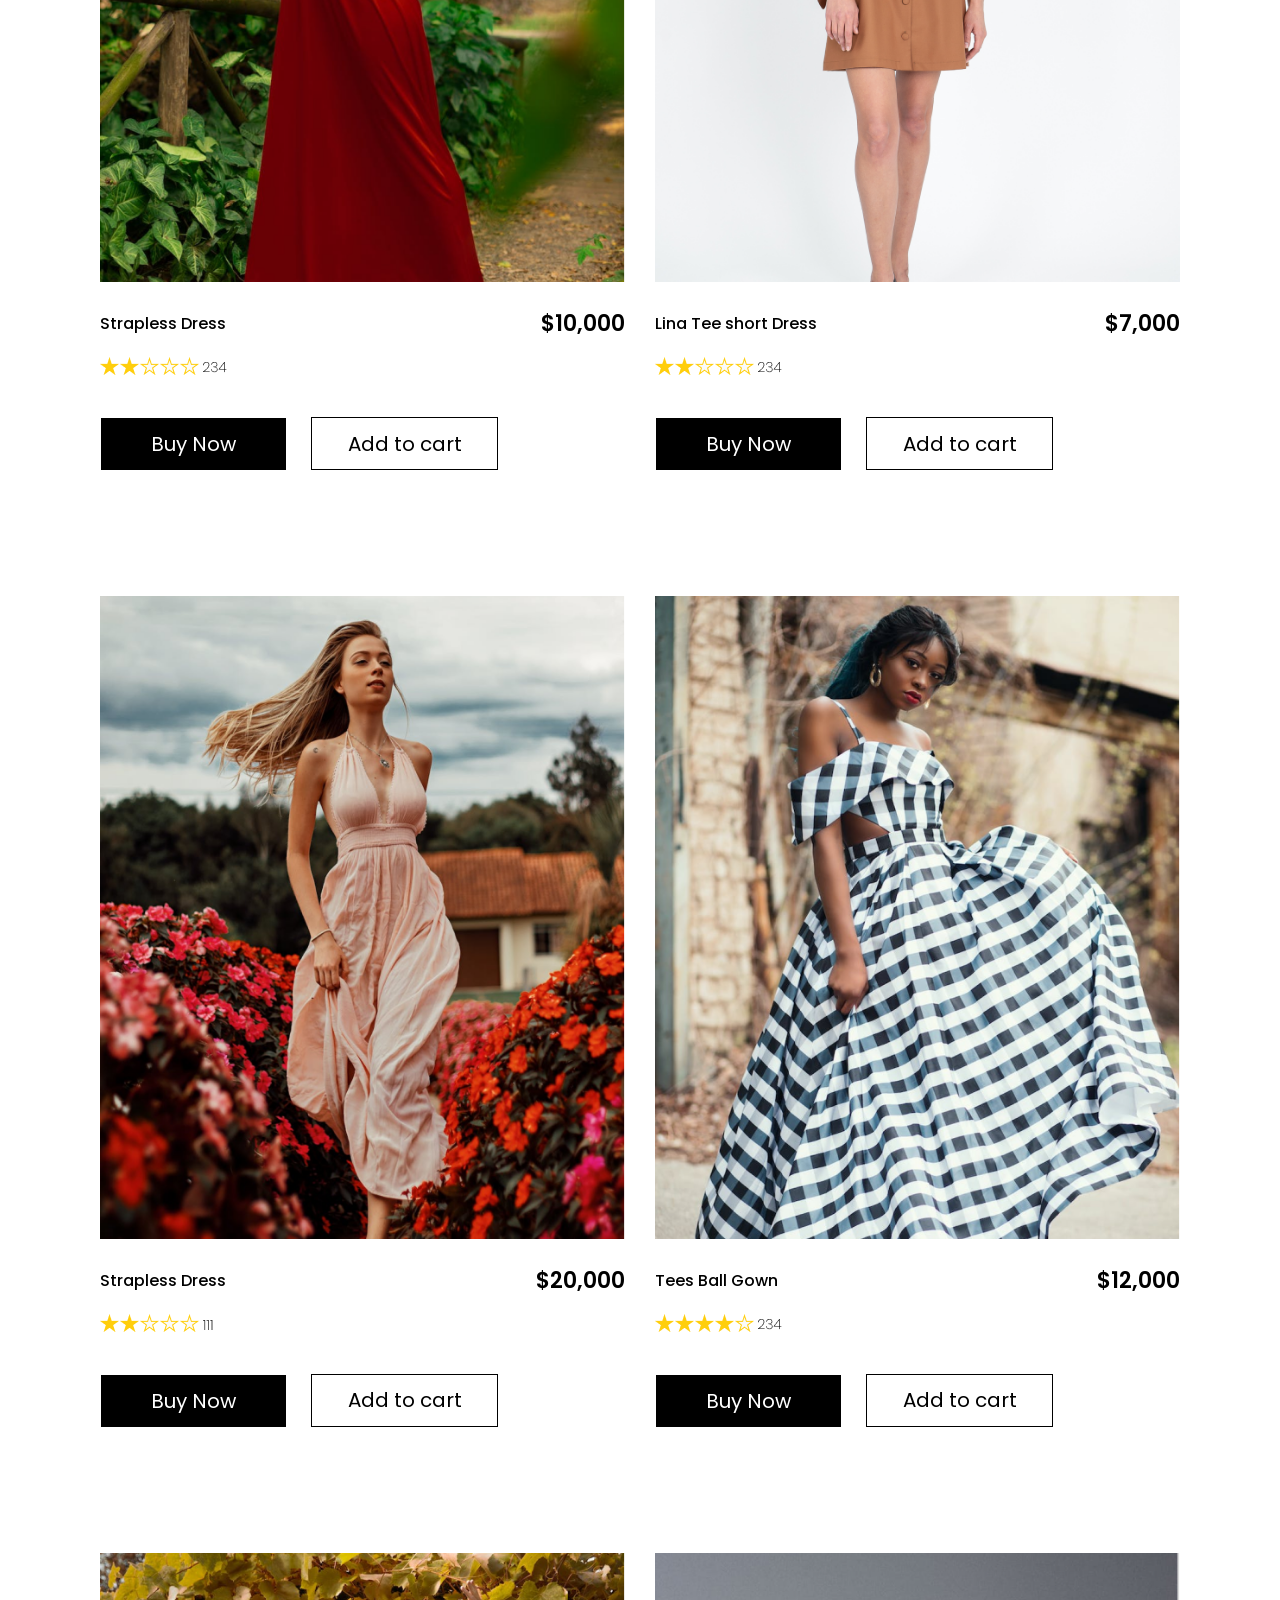
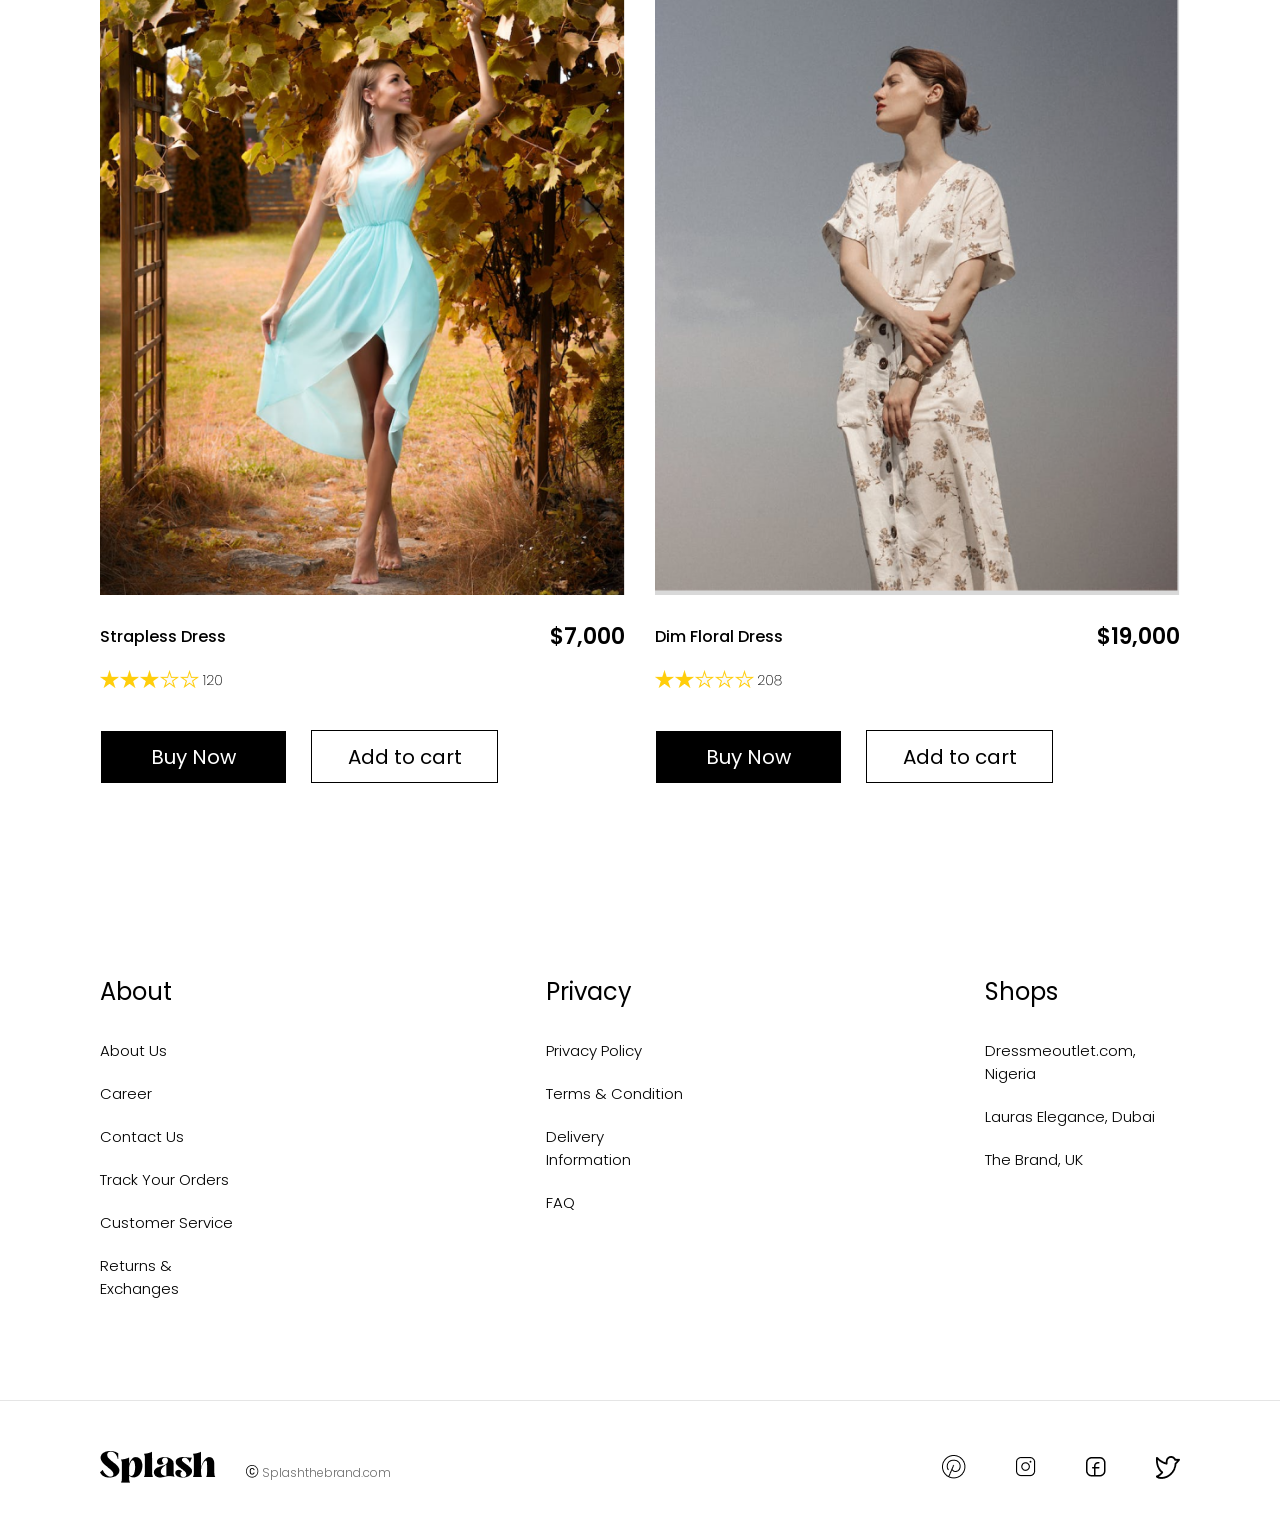
<file: shop.html>
<!DOCTYPE html>
<html lang="en">
<head>
    <meta charset="UTF-8">
    <meta name="viewport" content="width=device-width, initial-scale=1.0">
    <title>Document</title>
    <link rel="stylesheet" href="shop.css">
    <script defer src="index.js"></script>
</head>
<body>
    <header>
        <nav>
            <img src="image/Frame 114.png" class="firstimg" alt="">
            
            <div class="main1">
                <a href="index.html">Home</a>
                <a href="shop.html">Shop</a>
                <a href="blog.html">Blog</a>
                <a href="about.html">About</a>
                <a href="contact.html">Contact</a>
            </div>

            <div class="sidebar">
                <div class="bar">
                    <img src="image/close_26dp_000_FILL0_wght400_GRAD0_opsz24.svg" alt="" onclick="closeSidebar()">
                    <a href="index.html">Home</a>
                    <a href="shop.html">Shop</a>
                    <a href="blog.html">Blog</a>
                    <a href="about.html">About</a>
                    <a href="contact.html">Contact</a>
                </div>
            </div>
        </nav>
            
        <div class="main2">
            <img src="image/Vector (6).png" alt="">
            <img src="image/Vector (7).png" alt="">
        </div>
        
        <div class="hamburger">
            <img src="image/menu_29dp_000000_FILL0_wght400_GRAD0_opsz24.svg" alt="menu icon" onclick="showSidebar()">
        </div>        
    </header>

    <div class="sho">
        <h2>Shop</h2>
    </div>

    <section class="collection">
        <div class="cont1">
            <img src="image/Rectangle 61.png" alt="" class="collect-img">

            <div class="cont22">
                <p class="ply">Fur Tote Dress</p>
                <p class="num">$30,000</p>
            </div>

            <div class="star">
                <div class="star1">
                    <img src="image/Star 26.png" alt="">
                    <img src="image/Star 26.png" alt="">
                    <img src="image/Star 26.png" alt="">
                    <img src="image/Star 28.png" alt="">
                    <img src="image/Star 28.png" alt="">
                </div>

                <div class="nu2">
                    <img src="image/234.png" alt="">
                </div>
            </div>    

            <div class="cont3">
                <a href="buy.html"><p class="buy">Buy Now</p></a>
                <p class="add">Add to cart</p>
            </div>

        </div>

        <div class="cont1">
            <img src="image/Rectangle 58.png" alt="" class="collect-img">

            <div class="cont22">
                <p class="ply">Fur Tote Dress</p>
                <p class="num">$40,000</p>
            </div>

            <div class="star">
                <div class="star1">
                    <img src="image/Star 26.png" alt="">
                    <img src="image/Star 26.png" alt="">
                    <img src="image/Star 28.png" alt="">
                    <img src="image/Star 28.png" alt="">
                    <img src="image/Star 28.png" alt="">
                </div>

                <div class="nu2">
                    <img src="image/234.png" alt="">
                </div>
            </div>    

            <div class="cont3">
                <a href="buy.html"><p class="buy">Buy Now</p></a>
                <p class="add">Add to cart</p>
            </div>
            </div>

            <div class="cont1">
            <img src="image/Rectangle 65.png" alt="" class="collect-img">

            <div class="cont22">
                <p class="ply">Strapless Dress</p>
                <p class="num">$10,000</p>
            </div>

            <div class="star">
                <div class="star1">
                    <img src="image/Star 26.png" alt="">
                    <img src="image/Star 26.png" alt="">
                    <img src="image/Star 28.png" alt="">
                    <img src="image/Star 28.png" alt="">
                    <img src="image/Star 28.png" alt="">
                </div>

                <div class="nu2">
                    <img src="image/234.png" alt="">
                </div>
            </div>    

            <div class="cont3">
                <a href="buy.html"><p class="buy">Buy Now</p></a>
                <p class="add">Add to cart</p>
            </div>

        </div>

        <div class="cont1">
            <img src="image/image 27.png" alt="" class="collect-img">

            <div class="cont22">
                <p class="ply">Lina Tee short Dress</p>
                <p class="num">$7,000</p>
            </div>

            <div class="star">
                <div class="star1">
                    <img src="image/Star 26.png" alt="">
                    <img src="image/Star 26.png" alt="">
                    <img src="image/Star 28.png" alt="">
                    <img src="image/Star 28.png" alt="">
                    <img src="image/Star 28.png" alt="">
                </div>

                <div class="nu2">
                    <img src="image/234.png" alt="">
                </div>
            </div>    

            <div class="cont3">
                <a href="buy.html"><p class="buy">Buy Now</p></a>
                <p class="add">Add to cart</p>
            </div>

        </div>

        <div class="cont1">
            <img src="image/Rectangle 63.png" alt="" class="collect-img">

            <div class="cont22">
                <p class="ply">Strapless Dress</p>
                <p class="num">$20,000</p>
            </div>

            <div class="star">
                <div class="star1">
                    <img src="image/Star 26.png" alt="">
                    <img src="image/Star 26.png" alt="">
                    <img src="image/Star 28.png" alt="">
                    <img src="image/Star 28.png" alt="">
                    <img src="image/Star 28.png" alt="">
                </div>

                <div class="nu2">
                    <img src="image/111.png" alt="">
                </div>
            </div>    

            <div class="cont3">
                <a href="buy.html"><p class="buy">Buy Now</p></a>
                <p class="add">Add to cart</p>
            </div>

        </div>

        <div class="cont1">
            <img src="image/Rectangle 66.png" alt="" class="collect-img">

            <div class="cont22">
                <p class="ply">Tees Ball Gown</p>
                <p class="num">$12,000</p>
            </div>

            <div class="star">
                <div class="star1">
                    <img src="image/Star 26.png" alt="">
                    <img src="image/Star 26.png" alt="">
                    <img src="image/Star 26.png" alt="">
                    <img src="image/Star 26.png" alt="">
                    <img src="image/Star 28.png" alt="">
                </div>

                <div class="nu2">
                    <img src="image/234.png" alt="">
                </div>
            </div>    

            <div class="cont3">
                <a href="buy.html"><p class="buy">Buy Now</p></a>
                <p class="add">Add to cart</p>
            </div>

        </div>

        <div class="cont1">
            <img src="image/Rectangle 62.png" alt="" class="collect-img">

            <div class="cont22">
                <p class="ply">Strapless Dress</p>
                <p class="num">$7,000</p>
            </div>

            <div class="star">
                <div class="star1">
                    <img src="image/Star 26.png" alt="">
                    <img src="image/Star 26.png" alt="">
                    <img src="image/Star 26.png" alt="">
                    <img src="image/Star 28.png" alt="">
                    <img src="image/Star 28.png" alt="">
                </div>

                <div class="nu2">
                    <img src="image/120.png" alt="">
                </div>
            </div>    

            <div class="cont3">
                <a href="buy.html"><p class="buy">Buy Now</p></a>
                <p class="add">Add to cart</p>
            </div>

        </div>

        <div class="cont1">
            <img src="image/Rectangle 60.png" alt="" class="collect-img">

            <div class="cont22">
                <p class="ply">Dim Floral Dress</p>
                <p class="num">$19,000</p>
            </div>

            <div class="star">
                <div class="star1">
                    <img src="image/Star 26.png" alt="">
                    <img src="image/Star 26.png" alt="">
                    <img src="image/Star 28.png" alt="">
                    <img src="image/Star 28.png" alt="">
                    <img src="image/Star 28.png" alt="">
                </div>

                <div class="nu2">
                    <img src="image/208.png" alt="">
                </div>
            </div>    

            <div class="cont3">
                <a href="buy.html"><p class="buy">Buy Now</p></a>
                <p class="add">Add to cart</p>
            </div>

        </div>

    </section>
            
  

    <footer>
        <div class="footerhead">
            <div class="foot1">
                <div class="ab">
                    <p>About</p>
                </div>
                    <div class="foot11">
                        <p>About Us</p>
                        <p>Career</p>
                        <p>Contact Us</p>
                        <p>Track Your Orders</p>
                        <p>Customer Service</p>
                        <p>Returns & Exchanges</p>
                    </div>
            </div>

            <div class="foot1">
                <div class="ab">
                    <p>Privacy</p>
                </div>
                    <div class="foot11">
                        <p>Privacy Policy</p>
                        <p>Terms & Condition</p>
                        <p>Delivery Information</p>
                        <p>FAQ</p>
                    </div>
            </div>

            <div class="foot1">
                <div class="ab">
                    <p>Shops</p>
                </div>
                    <div class="foot11">
                        <p>Dressmeoutlet.com, Nigeria </p>
                        <p>Lauras Elegance, Dubai</p>
                        <p>The Brand, UK</p>
                    </div>
            </div>
        </div>
        
        <div class="every">
            <div class="spa">
                <img src="image/SPLASH.png" alt="" class="secimg">
                    <div class="brand">
                        <img src="image/Vector (3).png" alt="">
                        <p>Splashthebrand.com</p>
                    </div>
            </div>

            <div class="logo">
                <img src="image/Vector.png" alt="" class="go">
                <img src="image/Vector (1).png" alt="" class="go">
                <img src="image/Group.png" alt="" class="go">
                <img src="image/Vector (2).png" alt="" class="go">
            </div>
        </div>
    </footer>
</body>
</html>
</file>
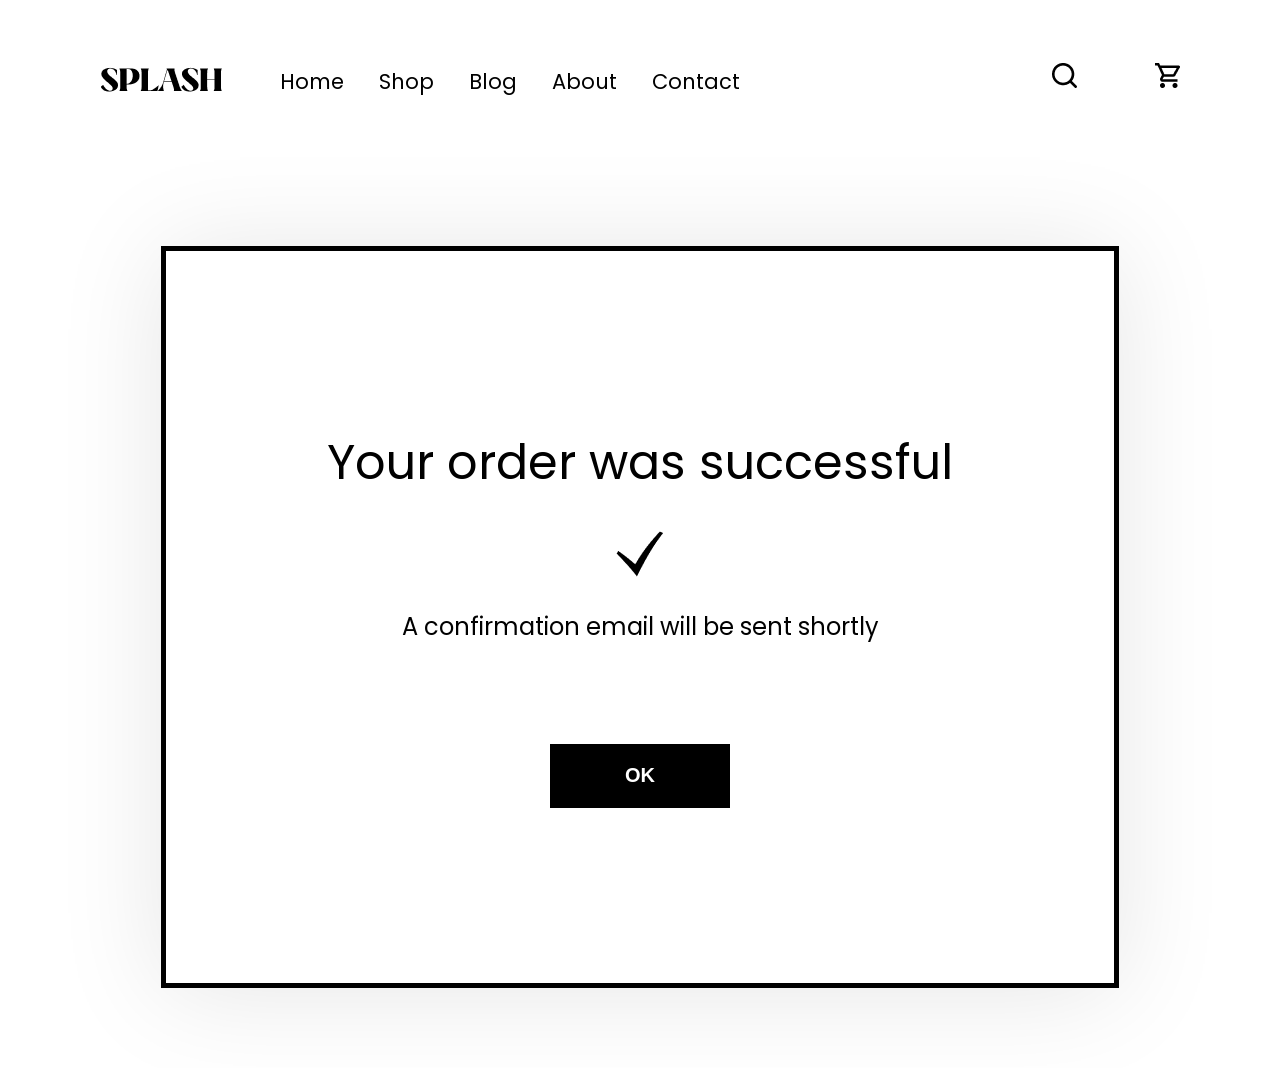
<file: succ.html>
<!DOCTYPE html>
<html lang="en">
<head>
    <meta charset="UTF-8">
    <meta name="viewport" content="width=device-width, initial-scale=1.0">
    <title>Document</title>
    <link rel="stylesheet" href="succ.css">
    <script defer src="index.js"></script>
</head>
<body>
    <header>
        <nav>
            <img src="image/Frame 114.png" alt="">

            <div class="main1">
                <a href="index.html">Home</a>
                <a href="shop.html">Shop</a>
                <a href="blog.html">Blog</a>
                <a href="about.html">About</a>
                <a href="contact.html">Contact</a>
            </div>

            <div class="sidebar">
                <div class="bar">
                    <img src="image/close_26dp_000_FILL0_wght400_GRAD0_opsz24.svg" alt="" onclick="closeSidebar()">
                    <a href="index.html">Home</a>
                    <a href="shop.html">Shop</a>
                    <a href="blog.html">Blog</a>
                    <a href="about.html">About</a>
                    <a href="contact.html">Contact</a>
                </div>
            </div>
        </nav>
            
        <div class="main2">
            <img src="image/Vector (6).png" alt="">
            <img src="image/Vector (7).png" alt="">
        </div>

        <div class="hamburger">
            <img src="image/menu_29dp_000000_FILL0_wght400_GRAD0_opsz24.svg" alt="menu icon" onclick="showSidebar()">
        </div>
    </header>

    <section class="container">
        <div class="cont">
            <p class="succ">Your order was successful</p>
            <img src="image/game-icons_check-mark.png" alt="">
            <p class="conf">A confirmation email will be sent shortly</p>
            <a href="index.html"><button>OK</button></a>
        </div>
    </section>
</body>
</html>
</file>
<file: home.css>
@import url('https://fonts.googleapis.com/css2?family=Inter:ital,opsz,wght@0,14..32,100..900;1,14..32,100..900&family=Noto+Sans:ital,wght@0,100..900;1,100..900&family=Poppins:ital,wght@0,100;0,200;0,300;0,400;0,500;0,600;0,700;0,800;0,900;1,100;1,200;1,300;1,400;1,500;1,600;1,700;1,800;1,900&display=swap');

* {
    margin: 0;
    padding: 0;
}

Body {
    font-family: "poppins", sans-serif;
}

header {
    display: flex;
    flex-direction: column;
    background-image: url(image/Rectangle\ 88.png);
    background-repeat: no-repeat;
    background-size: cover;
    background-position: center top;
    height: 118vh;
}

nav {
    display: flex;
    align-items: center;
    justify-content: space-between;
    padding: 60px 100px 0;
}

.main {
    display: flex;
    align-items: center;
    gap: 57px;
}

.main1 {
    display: flex;
    gap: 35px;
    font-size: 21px;
}

.main1 a {
    padding-top: 4px;
    color: #D9D9D9;
    text-decoration: none;
}

.sidebar {
    position: fixed;
    top: 0;
    right: 0;
    height: 100vh;
    width: 428px;
    z-index: 999;
    background-color: rgba(255, 255, 255, 0);
    backdrop-filter: blur(15px);
    display: none;
    flex-direction: column;
    align-items: flex-end;
}

.sidebar a {
    text-decoration: none;
    color: #FFFFFF;
    font-size: 18px;
    font-weight: 500;
}

.bar {
    display: flex;
    align-items: start;
    flex-direction: column;
    gap: 8px;
    padding: 25px 8px 0;
}

.main2 {
    display: flex;
    gap: 78px;
}

.hamburger{
    display: none;
}

.main3 {
    display: flex;
    align-items: center;
    flex-direction: column;
    gap: 65px;
    padding: 280px 165px 0 0;
}

.main3 h1 {
    line-height: 1.4;
    font-weight: 400;
    font-size: 75px;
    color: #FFFFFF;
    text-align: center;
}

.main3 p {
    display: flex;
    align-items: center;
    justify-content: center;
    border: 1px solid #FFFFFF;
    width: 210px;
    height: 43px;
    padding: 12px 24px;
    color: #FFFFFF;
    font-size: 26px;
}

.top {
    font-size: 30px;
    font-weight: 500;
    padding-top: 100px;
    padding-left: 105px;
    color: #000000;
}

.container1 {
    display: grid;
    grid-template-columns: repeat(2, 1fr);
    justify-content: center;
    align-items: center;
    padding: 50px 100px 0px;
    gap: 30px;
    row-gap: 60px;
}
.cont1 {
    overflow: hidden;
}

.cont1 img {
    width: 100%;
    height: auto; 
}

.cont2 {
    display: flex;
    align-items: center;
    justify-content: space-between;
    padding-top: 10px;   
}

.ply {
    font-size: 16px;
    font-weight: 500;
    color: #000000;
}

.num {
    font-size: 22px;
    font-weight: 600;
    color: #000000;
}

.star {
    width: 115px;
    height: 18px;
    padding-top: 20px;
}

.cont3 {
    display: flex;
    gap: 24px;
    padding-top: 30px;
}

.buy {
    display: flex;
    align-items: center;
    justify-content: center;
    border: 1px solid;
    width: 187px;
    height: 54px;
    font-size: 20px;
    font-weight: 400;
    color: #FFFFFF;
    background-color: #000000;
}

.add {
    display: flex;
    align-items: center;
    justify-content: center;
    border: 1px solid;
    border-color: #000000;
    width: 187px;
    height: 53px;
    font-size: 20px;
    font-weight: 400;
    color: #000000;
    background-color: #FFFFFF;
}

.container11 {
    display: grid;
    grid-template-columns: repeat(1, 1fr);
    gap: 110px;
}

.container2 {
    display: flex;
    flex-direction: column;
    gap: 20px;
}

.container2 h2 {
    display: flex;
    justify-content: start;
    font-size: 46px;
    font-weight: 500;
    padding-top: 100px;
    padding-left: 105px;
    color: #000000;
}

.cont4 {
    display: flex;
    flex-direction: column;
    background-image: url(image/Rectangle\ 56.png);
    background-repeat: no-repeat;
    background-size: cover;
    background-position: center top;
    height: 815px;
}

.cont5 {
    display: flex;
    align-items: start;
    flex-direction: column;
    gap: 45px;
    padding-top: 165px;
    padding-left: 386px;
}

.cont5 h1 {
    font-weight: 400;
    font-size: 56px;
    color: #FFFFFF;
}

.exo {
    color: #FFFFFF;
    font-size: 24px;
}

.exn {
    display: flex;
    align-items: center;
    justify-content: center;
    border: 1px solid #FFFFFF;
    width: 142px;
    height: 36px;
    padding: 12px 32px;
    color: #FFFFFF;
    font-size: 24px;
}

.cont6 {
    display: flex;
    flex-direction: column;
    background-image: url(image/image\ 35.png);
    background-repeat: no-repeat;
    background-size: cover;
    background-position: center top;
    height: 815px;
}

.cont7 {
    display: flex;
    align-items: start;
    flex-direction: column;
    gap: 45px;
    padding-top: 200px;
    padding-left: 1060px;
}

.cont7 h1 {
    font-weight: 400;
    font-size: 56px;
    color: #FFFFFF;
}

span {
    padding-left: 5px;
}

.cont8 {
    display: flex;
    flex-direction: column;
    background-image: url(image/Rectangle\ 87.png);
    background-repeat: no-repeat;
    background-size: cover;
    background-position: center top;
    height: 815px;
}

.cont9 {
    display: flex;
    align-items: start;
    flex-direction: column;
    gap: 65px;
    padding-top: 160px;
    padding-left: 320px;
}

.cont9 h1 {
    font-weight: 400;
    font-size: 56px;
    color: #FFFFFF;
}

.footerhead {
    display: flex;
    padding: 170px 100px 100px;
    gap: 300px;
}

.foot1 {
    display: flex;
    flex-direction: column;
    gap: 40px;
}

.ab {
    font-size: 24px;
    font-weight: 400;
    color: #000000;
}

.foot11 {
    display: flex;
    flex-direction: column;
    gap: 20px;
}

.foot11 p {
    font-size: 15px;
    font-size: 15px;
    font-weight: 300;
    color: #000000;
}

.every {
    display: flex;
    align-items: center;
    justify-content: space-between;
    border-top: 1px solid #0000001A;
    padding: 50px 100px;
}

.spa {
    display: flex;
    align-items: center;
    gap: 30px;
}

.brand {
    display: flex;
    align-items: center;
    gap: 3px;
    padding-top: 8px;
}

.brand p {
    font-size: 12px;
    font-weight: 300;
    color: #00000094;
    padding-top: 3px;
}

.logo {
    display: flex;
    align-items: center;
    gap: 50px;
}

@media(max-width:428px) {

    header {
        max-width: 100%;
        height: 280px;
    }
  
    nav {
        display: flex;
        justify-content: space-between;
        align-items: center;
        padding: 20px 20px 0;
        gap: 0;
    }

    .firstimg {
        max-width: 83%;
        height: auto;
    }

    .main1,
    .main2 {
        display: none;
    }

    .hamburger {
        display: block;
        max-width: 29px;
        height: 29px;
    }

    .main3 {
        padding: 33px 0 0 0;
        gap: 20px;
    }

    .main3 h1 {
        font-size: 25px;
    }
    
    .main3 p {
        width: 105px;
        height: 20px;
        padding: 5px 10px;
        font-size: 14px;
    }

    .top {
        font-size: 22px;
        padding-top: 50px;
        padding-left: 19%;
    }

    .container1 {
        display: grid;
        grid-template-columns: 1fr;
        gap: 35px;
        row-gap: 48px;
        padding: 20px 20px 0;
    }

    .cont2{
        padding-top: 12px;
    }

    .star {
        padding-top: 8px;
    }

    .cont3{
        display: flex;
        gap: 8px;
        padding-top: 20px;
    }

    .container11 {
        gap: 55px;
    }

    .container2 {
        gap: 10px;
    }

    .container2 h2 {
        font-size: 33px;
        font-weight: 600;
        padding-top: 50px;
    }

    .cont4 {
        max-width: 100%;
        height: 260px;
    }

    .cont5 {
        gap: 13px;
        padding-top: 25px;
        padding-left: 18px;
    }

    .cont5 h1,
    .cont7 h1,
    .cont9 h1 {
        font-size: 23px;
    }

    .exo {
        font-size: 15px;
    }

    .exn {
        width: 100px;
        height: 20px;
        padding: 5px 10px;
        font-size: 13px;
    }

    .cont6 {
        max-width: 100%;
        height: 250px;
    }

    .cont7 {
        gap: 13px;
        padding-top: 45px;
        padding-left: 195px;
    }

    .cont8 {
        max-width: 100%;
        height: 250px;
    }

    .cont9 {
        gap: 25px;
        padding-top: 60px;
        padding-left: 18px;
    }

    .footerhead {
        flex-direction: column;
        gap: 40px;
        padding: 100px 20px 75px;
    }

    .foot1 {
        display: flex;
        flex-direction: column;
        gap: 15px;
    }

    .foot11 {
        display: flex;
        flex-direction: column;
        gap: 10px;
    }

    .every {
       flex-direction: column;
       align-items: start;
       gap: 15px;
       padding: 25px 20px 30px;
    }

    .secimg {
        max-width: 40%;
        height: auto;
    }

    .spa {
        gap: 18px;
    }
    
    .logo,
    .go {
        gap: 15px;
        max-width: 24%;
        height: auto;
    }

}
</file>
<file: about.css>
@import url('https://fonts.googleapis.com/css2?family=Inter:ital,opsz,wght@0,14..32,100..900;1,14..32,100..900&family=Noto+Sans:ital,wght@0,100..900;1,100..900&family=Poppins:ital,wght@0,100;0,200;0,300;0,400;0,500;0,600;0,700;0,800;0,900;1,100;1,200;1,300;1,400;1,500;1,600;1,700;1,800;1,900&display=swap');

* {
    margin: 0;
    padding: 0;
}

Body {
    font-family: "poppins", sans-serif;
    overflow-x: hidden;
}

header {
    display: flex;
    align-items: center;
    justify-content: space-between;
    padding: 60px 100px; 
}

nav {
    display: flex;
    align-items: center;
    gap: 57px;
}

.main1 {
    display: flex;
    gap: 35px;
    font-size: 21px;
}

.main1 a {
    padding-bottom: 4px;
    color: #000000;
    text-decoration: none;
}

.sidebar {
    position: fixed;
    top: 0;
    right: 0;
    height: 100vh;
    width: 428px;
    z-index: 999;
    background-color: rgba(255, 255, 255, 0);
    backdrop-filter: blur(15px);
    display: none;
    flex-direction: column;
    align-items: flex-end;
}

.sidebar a {
    text-decoration: none;
    color: #000000;
    font-size: 18px;
    font-weight: 500;
}

.bar {
    display: flex;
    align-items: start;
    flex-direction: column;
    gap: 8px;
    padding: 25px 8px 0;
}

.bar img {
    width: 28px;
    height: 28px;
}

.main2 {
    display: flex;
    margin-bottom: 16px;
    gap: 78px;
}

.hamburger {
    display: none;
}

.about {
    display: flex;
    justify-content: center;
    font-size: 30px;
    padding-bottom: 60px;
    color: #000000;
}

.container1 {
    display: flex;
    align-items: center;
    flex-direction: column;
}

.cont1 {
    display: flex;
    gap: 38px;
    padding: 0 100px;
}

.cont1 img {
    width: 605px;
    height: auto;
}

.cont1 p {
    font-size: 20px;
    font-weight: 400;
    line-height: 40px;
    padding-top: 34px;
}

.cont11 {
    display: none;
}

.cont11 img {
    width: 605px;
    height: auto;
}

.cont11 p {
    font-size: 20px;
    font-weight: 400;
    line-height: 35px;
}

.cont2 {
    display: flex;
    gap: 45px;
    position: absolute;
    margin-top: 419px;
    padding: 0 100px;
}

.cont2 img {
    width: 818px;
    height: auto;
}

.cont2 p {
    font-size: 20px;
    font-weight: 400;
    line-height: 40px;
    padding-top: 199px;
}

.cont22 {
    display: none;
    gap: 45px;
    position: absolute;
    margin-top: 650px;
}

.cont22 img {
    width: 818px;
    height: auto;
}

.cont22 p {
    font-size: 20px;
    font-weight: 400;
    line-height: 35px;
}

.meet {
    display: flex;
    justify-content: center;
}

.meet p {
    font-size: 40px;
    font-weight: 600;
    color: #000000;
    margin: 740px 0 25px;
}

.container5 {
    display: flex;
    align-items: center;
    justify-content: center;
    padding: 0 100px;
}

.container2 {
    display: flex;
    justify-content: center;
    flex-direction: column;
    gap: 50px;
    width: 100%;
    height: 618px;
    background-color: #FAFAFA;
}

.container3 {
    display: grid;
    grid-template-columns: repeat(3, 1fr);
}

.cont3 {
    display: flex;
    align-items: center;
    flex-direction: column;
}

.cont33 {
    text-align: center;
}

.cont33 .plum {
    font-size: 20px;
    font-weight: 500;
    color: #000000;
}

.cont33 .num {
    font-size: 15px;
    font-weight: 300;
    color: #000000;   
}

.footerhead {
    display: flex;
    padding: 110px 100px 100px;
    gap: 300px;
}

.foot1 {
    display: flex;
    flex-direction: column;
    gap: 30px;
}

.ab {
    font-size: 24px;
    font-weight: 400;
    color: #000000;
}

.foot11 {
    display: flex;
    flex-direction: column;
    gap: 20px;
}

.foot11 p {
    font-size: 15px;
    font-size: 15px;
    font-weight: 300;
    color: #000000;
}

.every {
    display: flex;
    align-items: center;
    justify-content: space-between;
    border-top: 1px solid #0000001A;
    padding: 50px 100px;
}

.spa {
    display: flex;
    align-items: center;
    gap: 30px;
}

.brand {
    display: flex;
    align-items: center;
    gap: 3px;
    padding-top: 8px;
}

.brand p {
    font-size: 12px;
    font-weight: 300;
    color: #000000;
    padding-top: 3px;
}

.logo {
    display: flex;
    align-items: center;
    gap: 50px;
}

@media(max-width: 428px) {
    
    header {
        display: flex;
        justify-content: space-between;
        align-items: center;
        padding: 20px 20px;
        gap: 0;
    }

    .firstimg {
        max-width: 83%;
        height: auto;
    }

    .main1,
    .main2 {
        display: none;
    }
    
    .hamburger {
        display: block;
        max-width: 29px;
        height: 29px;
    }

    .about {
        font-size: 21px;
        padding-bottom: 20px;
    }

    .container1 {
        display: grid;
        grid-template-rows: repeat(2, 1fr);
        gap: 150px;
    }

    .cont1 {
        display: none;
    }

    .cont11 {
        display: flex;
        flex-direction: column;
        padding: 0 20px;
        gap: 20px;
    }

    .cont11 img {
        width: 100%;
        height: auto;
    }

    .cont2 {
        display: none;
    }

    .cont22 {
        display: flex;
        flex-direction: column;
        padding: 0 20px;
        gap: 20px;
    }

    .cont22 img {
        width: 100%;
        height: auto;
    }

    .meet p {
        font-size: 33px;
        margin: 100px 0 20px;
    }

    .container5 {
        display: flex;
        justify-content: center;
        padding: 0 20px;
    }

    .container2 {
        gap: 20px;
        padding: 20px 7px;
        width: 100%;
        height: auto;
    }

    .cont3 img {
        width: 90%;
        height: auto;
    }

    .cont33 .plum {
        font-size: 15px;
    }

    .cont33 .num {
        font-size: 12px;
    }

    .footerhead {
        flex-direction: column;
        gap: 40px;
        padding: 100px 20px 75px;
    }

    .foot1 {
        display: flex;
        flex-direction: column;
        gap: 15px;
    }

    .foot11 {
        display: flex;
        flex-direction: column;
        gap: 10px;
    }

    .every {
       flex-direction: column;
       align-items: start;
       gap: 15px;
       padding: 25px 20px 30px;
    }

    .secimg {
        max-width: 40%;
        height: auto;
    }

    .spa {
        gap: 18px;
    }
    
    .logo,
    .go {
        gap: 15px;
        max-width: 24%;
        height: auto;
    }
}
</file>
<file: acc.css>
@import url('https://fonts.googleapis.com/css2?family=Inter:ital,opsz,wght@0,14..32,100..900;1,14..32,100..900&family=Noto+Sans:ital,wght@0,100..900;1,100..900&family=Poppins:ital,wght@0,100;0,200;0,300;0,400;0,500;0,600;0,700;0,800;0,900;1,100;1,200;1,300;1,400;1,500;1,600;1,700;1,800;1,900&display=swap');

* {
    margin: 0;
    padding: 0;
}

Body {
    font-family: "Poppins", sans-serif;
    overflow-x: hidden;
}

header {
    display: flex;
    align-items: center;
    justify-content: space-between;
    padding: 60px 100px;  
}

nav {
    display: flex;
    align-items: center;
    gap: 57px;
}

.main1 {
    display: flex;
    gap: 35px;
    font-size: 21px;
}

.main1 a {
    padding-bottom: 4px;
    color: #000000;
    text-decoration: none;
}

.sidebar {
    position: fixed;
    top: 0;
    right: 0;
    height: 100vh;
    width: 428px;
    z-index: 999;
    background-color: rgba(255, 255, 255, 0);
    backdrop-filter: blur(15px);
    display: none;
    flex-direction: column;
    align-items: flex-end;
}

.sidebar a {
    text-decoration: none;
    color: #000000;
    font-size: 18px;
    font-weight: 500;
}

.bar {
    display: flex;
    align-items: start;
    flex-direction: column;
    gap: 8px;
    padding: 25px 8px 0;
}

.bar img {
    width: 28px;
    height: 28px;
}

.main2 {
    display: flex;
    margin-bottom: 16px;
    gap: 78px;
}

.hamburger {
    display: none;
}

section {
    display: flex;
    justify-content: center;
    margin-top: 70px;
    margin: 0 100px 0 100px;
}

.container0 {
    display: flex;
    align-items: center;
    flex-direction: column;
    border: none;
    background-color: #FFFFFF;
    box-shadow: 0px 4px 20px 0px #00000040;
    gap: 30px;
    width: 100%;
    height: 900px;
}

.container1 {
    display: flex;
    align-items: center;
    margin: 30px 100px 0 40px;
    gap: 700px;
}

.container2 {
    display: flex;
    flex-direction: column;
    gap: 28px;
}

.container2 .cont1 {
    font-size: 20px;
    font-weight: 400;
    color: #000000;
}

.container2 .cont11 {
    display: none;
    font-size: 20px;
    font-weight: 400;
    color: #000000;
}

.container3 {
    display: flex;
    gap: 155px;
    padding-top: 32px;
}

.container3 .cont2 {
    font-size: 24px;
    font-weight: 400;
    color: #000000;
}

.cont2 input {
    width: 18px;
    height: 18px;
}

.container2 .cont3 {
    font-size: 16px;
    font-weight: 400;
    color: #000000;
    padding-top: 20px;
}

.container4 {
    display: flex;
    flex-direction: column;
}

.container4 .cont4 {
    font-size: 32px;
    font-weight: 400;
    color: #000000;
    padding-top: 10px;
}

.container5 {
    display: flex;
    gap: 70px;
    padding-left: 8px;
}

.cont5 {
    display: flex;
    flex-direction: column;
    gap: 10px;
    font-size: 24px;
    font-weight: 400;
    color: #000000;
}

.cont5 .cont6 {
    border: none;
    font-size: 24px;
    font-weight: 400;
    padding-top: 4px;
}

.cont5 .cont7 {
    width: 230px;
    height: 31px;
    font-size: 24px;
    font-weight: 400;
    border: 1px solid #000000;
    padding-left: 5px;
    margin-top: 14px;
}

input::placeholder {
    color: #000000;
}

.container6 {
    display: flex;
    align-items: center;
    gap: 206px;
    margin: 50px 0;
}

.cont8 {
    display: flex;
    align-items: center;
    justify-content: center;
    width: 180px;
    height: 64px;
    border: 1px solid #000000;
    font-size: 20px;
    font-weight: 400;
    color: #000000;
    background-color: #FFFFFF;
}

.cont9 {
    display: flex;
    align-items: center;
    justify-content: center;
    width: 180px;
    height: 64px;
    border: none;
    font-size: 20px;
    font-weight: 600;
    color: #FFFFFF;
    background-color: #000000;
}

.container6 a {
    text-decoration: none;
}

.footerhead {
    display: flex;
    padding: 370px 100px 100px;
    gap: 300px;
}

.foot1 {
    display: flex;
    flex-direction: column;
    gap: 30px;
}

.ab {
    font-size: 24px;
    font-weight: 400;
    color: #000000;
}

.foot11 {
    display: flex;
    flex-direction: column;
    gap: 15px;
}

.foot11 p {
    font-size: 15px;
    font-size: 15px;
    font-weight: 300;
    color: #000000;
}

.every {
    display: flex;
    align-items: center;
    justify-content: space-between;
    border-top: 1px solid #0000001A;
    padding: 50px 100px;
}

.spa {
    display: flex;
    align-items: center;
    gap: 30px;
}

.brand {
    display: flex;
    align-items: center;
    gap: 3px;
    padding-top: 8px;
}

.brand p {
    font-size: 12px;
    font-weight: 300px;
    color: #000000;
    padding-top: 3px;
}

.logo {
    display: flex;
    align-items: center;
    gap: 50px;
}

@media(max-width:428px) {
    header {
        display: flex;
        justify-content: space-between;
        align-items: center;
        padding: 20px 20px 40px;
        gap: 0;
    }

    .firstimg {
        max-width: 83%;
        height: auto;
    }

    .main1,
    .main2 {
        display: none;
    }
    
    .hamburger {
        display: block;
        max-width: 29px;
        height: 29px;
    }

    .container0 {
        width: 350px;
        height: 530px;
    }

    .container1 {
        gap: 140px;
        margin: 10px 0 0 0;
    }

    .container1 .im1 {
        width: 140px;
        height: 45px;
    }

    .container1 .im2 {
        width: 70px;
        height: 25px;
    }

    .container2 {
        gap: 0;
    }

    .container2 .cont1 {
        display: none;
    }

    .container2 .cont11 {
        display: flex;
        justify-content: center;
        font-size: 14px;
        line-height: 1.5;
    }

    .container3{
        display: flex;
        padding: 15px 0 0 20px;
        gap: 20px;
    }

    .cont2 input {
        width: 14px;
        height: 14px;
    }

    .cont2 label {
        font-size: 14px;
    }

    .cont2 img {
        width: 14px;
        height: 14px;
    }

    .container2 .cont3 {
        font-size: 13px;
        padding: 18px 0 0 20px;
    }

    .container4 {
        padding: 15px 0 0 20px;
        gap: 10px;
    }

    .container4 .cont4 {
        font-size: 18px;
    }

    .container5 {
        padding-left: 0;
        gap: 14px;
    }

    .cont5 p {
        font-size: 14px;
    }

    .cont5 .cont6 {
        font-size: 14px;
    }

    .cont5 .cont7 {
        font-size: 14px;
        width: 130px;
        height: 20px;
        margin-top: 6px;
    }

    .container6 {
        gap: 137px;
        margin: 35px 0 0 20px;
    }

    .container6 .cont8,
    .container6 .cont9 {
        font-size: 15px;
        width: 80px;
        height: 35px;
    }

    .footerhead {
        flex-direction: column;
        gap: 40px; 
        padding: 150px 20px 75px;
    }

    .foot1 {
        display: flex;
        flex-direction: column;
        gap: 15px;
    }

    .foot11 {
        display: flex;
        flex-direction: column;
        gap: 10px;
    }

    .every {
       flex-direction: column;
       align-items: start;
       gap: 15px;
       padding: 25px 20px 30px;
    }

    .secimg {
        max-width: 40%;
        height: auto;
    }

    .spa {
        gap: 18px;
    }
    
    .logo,
    .go {
        gap: 15px;
        max-width: 24%;
        height: auto;
    }
}
</file>
<file: blog.css>
@import url('https://fonts.googleapis.com/css2?family=Inter:ital,opsz,wght@0,14..32,100..900;1,14..32,100..900&family=Noto+Sans:ital,wght@0,100..900;1,100..900&family=Poppins:ital,wght@0,100;0,200;0,300;0,400;0,500;0,600;0,700;0,800;0,900;1,100;1,200;1,300;1,400;1,500;1,600;1,700;1,800;1,900&display=swap');

* {
    margin: 0;
    padding: 0;
}

Body {
    font-family: "poppins", sans-serif;
}

header {
    display: flex;
    align-items: center;
    justify-content: space-between;
    padding: 60px 100px; 
}

nav {
    display: flex;
    align-items: center;
    gap: 57px;
}

.main1 {
    display: flex;
    gap: 35px;
    font-size: 21px;
}

.main1 a {
    padding-bottom: 4px;
    color: #000000;
    text-decoration: none;
}

.sidebar {
    position: fixed;
    top: 0;
    right: 0;
    height: 100vh;
    width: 428px;
    z-index: 999;
    background-color: rgba(255, 255, 255, 0);
    backdrop-filter: blur(15px);
    display: none;
    flex-direction: column;
    align-items: flex-end;
}

.sidebar a {
    text-decoration: none;
    color: #000000;
    font-size: 18px;
    font-weight: 500;
}

.bar {
    display: flex;
    align-items: start;
    flex-direction: column;
    gap: 8px;
    padding: 25px 8px 0;
}

.bar img {
    width: 28px;
    height: 28px;
}

.hamburger {
    display: none;
}

.main2 {
    display: flex;
    margin-bottom: 16px;
    gap: 78px;
}

.container1 {
    display: flex;
    flex-direction: column;
    background-image: url(image/image\ 9.png);
    background-repeat: no-repeat;
    background-size: cover;
    background-position: center top;
    height: 965px;
}

.cont1 {
    display: flex;
    align-items: start;
    flex-direction: column;
    padding-top: 166px;
    padding-left: 179px;
    gap: 32px;
}

.cont1 h1 {
    font-size: 56px;
    color: #FFFFFF;
    font-weight: 400;
}

.cont2 {
    display: flex;
    flex-direction: column;
    gap: 28px;
}

.plum {
    font-size: 20px;
    color: #FFFFFF;
    font-weight: 400;
    line-height: 1.6;
}

.num {
    font-size: 20px;
    color: #FFFFFF;
    font-weight: 400;
    line-height: 1.6;
}

.read {
    display: flex;
    align-items: center;
    justify-content: center;
    border: 1px solid #FFFFFF;
    width: 155px;
    height: 30px;
    margin-top: 60px;
    padding: 12px 32px;
    color: #FFFFFF;
    font-size: 20px;
    font-weight: 400;
}

.top{
    display: flex;
    font-size: 40px;
    font-weight: 400;
    color: #000000;
    padding-top: 80px;
    padding-left: 100px;
}

.container2 {
    display: grid;
    grid-template-columns: repeat(3, 1fr);
    gap: 28px;
    padding: 50px 100px 0px;
}

.cont3 {
    display: flex;
    flex-direction: column;
    gap: 26px;
}

.cont3 img {
    width: 100%;
    height: auto;
}

.mon {
    font-size: 16px;
    font-weight: 500;
    color: #000000;
}

.dat {
    font-size: 24px;
    font-weight: 500;
    color: #000000;
}

.lett {
    font-size: 16px;
    font-weight: 400;
    color: #000000;
    line-height: 1.6;
}

span {
    font-size: 16px;
    font-weight: 700;
    color: #000000;
    text-decoration: underline;
    text-decoration-color: #0000008f;
}

.footerhead {
    display: flex;
    padding: 110px 100px 100px;
    gap: 300px; 
}

.foot1 {
    display: flex;
    flex-direction: column;
    gap: 30px;
}

.ab {
    font-size: 24px;
    font-weight: 400;
    color: #000000;
}

.foot11 {
    display: flex;
    flex-direction: column;
    gap: 20px;
}

.foot11 p {
    font-size: 15px;
    font-size: 15px;
    font-weight: 300;
    color: #000000;
}

.every {
    display: flex;
    align-items: center;
    justify-content: space-between;
    border-top: 1px solid #0000001A;
    padding: 50px 100px;
}

.spa {
    display: flex;
    align-items: center;
    gap: 30px;
}

.brand {
    display: flex;
    align-items: center;
    gap: 3px;
    padding-top: 8px;
}

.brand p {
    font-size: 12px;
    font-weight: 300;
    color: #00000094;
    padding-top: 3px;
}

.logo {
    display: flex;
    align-items: center;
    gap: 50px;
}

@media(max-width: 428px) {
    header {
        display: flex;
        justify-content: space-between;
        align-items: center;
        padding: 20px 20px;
        gap: 0;
    }
    
    .firstimg {
        max-width: 83%;
        height: auto;
    }

    .main1,
    .main2 {
        display: none;
    }
    
    .hamburger {
        display: block;
        max-width: 29px;
        height: 29px;
    }

    .container1 {
        max-width: 100%;
        height: 280px;
    }

    .cont1 {
        padding-top: 20px;
        padding-left: 20px;
        gap: 19px;
    }

    .cont1 h1 {
        font-size: 20px;
    }

    .cont2 {
        gap: 10px;
    }

    .plum,
    .num {
        font-size: 11px;
    }

    .read {
        width: 110px;
        height: 20px;
        padding: 5px 10px;
        font-size: 13px;
        margin-top: 25px;
    }

    .top {
        font-size: 32px;
        font-weight: 500;
        padding-top: 40px;
        padding-left: 20px;
    }

    .container2 {
        display: grid;
        grid-template-columns: 1fr;
        width: 91%;
        height: auto;
        padding: 20px 0 0 20px;
        gap: 60px;
    }

    .container2 h2 {
        font-size: 33px;
        font-weight: 600;
        padding-top: 50px;
    }

    .cont3 {
        gap: 10px;
    }
    
    .footerhead {
        flex-direction: column;
        gap: 40px;
        padding: 100px 20px 75px;
    }

    .foot1 {
        display: flex;
        flex-direction: column;
        gap: 15px;
    }

    .foot11 {
        display: flex;
        flex-direction: column;
        gap: 10px;
    }

    .every {
       flex-direction: column;
       align-items: start;
       gap: 15px;
       padding: 25px 20px 30px;
    }

    .secimg {
        max-width: 40%;
        height: auto;
    }

    .spa {
        gap: 18px;
    }
    
    .logo,
    .go {
        gap: 15px;
        max-width: 24%;
        height: auto;
    }
}
</file>
<file: buy.css>
@import url('https://fonts.googleapis.com/css2?family=Inter:ital,opsz,wght@0,14..32,100..900;1,14..32,100..900&family=Noto+Sans:ital,wght@0,100..900;1,100..900&family=Poppins:ital,wght@0,100;0,200;0,300;0,400;0,500;0,600;0,700;0,800;0,900;1,100;1,200;1,300;1,400;1,500;1,600;1,700;1,800;1,900&display=swap');

* {
    margin: 0;
    padding: 0;
    box-sizing: border-box;
}

Body {
    font-family: "poppins", sans-serif;
}

header {
    display: flex;
    align-items: center;
    justify-content: space-between;
    padding: 60px 100px 130px;  
}

nav {
    display: flex;
    align-items: center;
    gap: 57px;
}

.main1 {
    display: flex;
    gap: 35px;
    font-size: 21px;
}

.main1 a {
    padding-bottom: 4px;
    color: #000000;
    text-decoration: none;
}

.sidebar {
    position: fixed;
    top: 0;
    right: 0;
    height: 100vh;
    width: 428px;
    z-index: 999;
    background-color: rgba(255, 255, 255, 0);
    backdrop-filter: blur(15px);
    display: none;
    flex-direction: column;
    align-items: flex-end;
}

.sidebar a {
    text-decoration: none;
    color: #000000;
    font-size: 18px;
    font-weight: 500;
}

.bar {
    display: flex;
    align-items: start;
    flex-direction: column;
    gap: 8px;
    padding: 25px 8px 0;
}

.bar img {
    width: 28px;
    height: 28px;
}

.main2 {
    display: flex;
    margin-bottom: 16px;
    gap: 78px;
}

.hamburger {
    display: none;
}

.container1 {
    display: flex;
    justify-content: center;
    flex-direction: row;
    gap: 50px;
    margin: 0;
}

.container2 {
    display: grid;
    grid-template-columns: 1fr;
    gap: 20px;
}

.container3 {
    display: flex;
    gap: 16px;
    padding-left: 3px;
}

.container4 {
    display: flex;
    align-items: start;
    flex-direction: column;
    gap: 16px;
}

.cont1 {
    font-size: 36px;
    font-weight: 500;
    color: #000000;
}

.cont2 {
    font-size: 20px;
    font-weight: 400;
    color: #000000;
}

.cont3 {
    font-size: 40px;
    font-weight: 500;
    color: #000000;
}

.cont4 {
    font-size: 24px;
    font-weight: 400;
    color: #000000;
}

.quantity-selector {
    display: flex;
    align-items: center;
    gap: 10px;
}

.btn {
    display: flex;
    align-items: center;
    justify-content: center;
    width: 22px;
    height: 22px;
    border-radius: 50%;
    border: 1px solid;
    background-color: #000000;
    cursor: pointer;
    font-size: 18px;
    color: #FFFFFF;
}

.container5 {
    display: flex;
    flex-direction: column;
    padding-top: 10px;
    gap: 18px;
}

label {
    font-size: 24px;
    font-weight: 400;
    color: #000000;
}

.color {
    display: flex;
    gap: 18px;
}

.color .color-btn  {
    color: #000000;
    background-color: #FFFFFF;
    width: 81px;
    height: 50px;
    font-size: 20px;
    font-weight: 400;
    border: 1px solid;
}

.color .color-btn:hover {
    color: #FFFFFF;
    background-color: #000000;
}

.container6 {
    display: flex;
    flex-direction: column;
    gap: 12px;
    padding-top: 18px;
}

.size {
    display: flex;
    gap: 18px;
}

.size .size-btn  {
    color: #000000;
    background-color: #FFFFFF;
    width: 81px;
    height: 50px;
    font-size: 20px;
    font-weight: 400;
    border: 1px solid;
}

.size .size-btn:hover {
    color: #FFFFFF;
    background-color: #000000;
}

.pay {
    display: flex;
    align-items: center;
    justify-content: center;
    width: 184px;
    height: 64px;
    background-color: #000000;
    color: #FFFFFF;
    font-size: 24px;
    font-weight: 400;
    margin-left: 293px;
    margin-top: 40px;
    border: none;
}

.container4 a {
    text-decoration: none;
}

.footerhead {
    display: flex;
    padding: 110px 100px 100px;
    gap: 300px;
}

.foot1 {
    display: flex;
    flex-direction: column;
    gap: 30px;
}

.ab {
    font-size: 24px;
    font-weight: 400;
    color: #000000;
}

.foot11 {
    display: flex;
    flex-direction: column;
    gap: 20px;
}

.foot11 p {
    font-size: 15px;
    font-size: 15px;
    font-weight: 300;
    color: #000000;
}

.every {
    display: flex;
    align-items: center;
    justify-content: space-between;
    border-top: 1px solid #0000001A;
    padding: 50px 100px;
}

.spa {
    display: flex;
    align-items: center;
    gap: 30px;
}

.brand {
    display: flex;
    align-items: center;
    gap: 3px;
    padding-top: 8px;
}

.brand p {
    font-size: 12px;
    font-weight: 300;
    color: #000000;
    padding-top: 3px;
}

.logo {
    display: flex;
    align-items: center;
    gap: 50px;
}

@media(max-width: 428px) {
    header {
        display: flex;
        justify-content: space-between;
        align-items: center;
        padding: 20px 20px 40px;
        gap: 0;
    }

    .firstimg {
        max-width: 83%;
        height: auto;
    }

    .main1,
    .main2 {
        display: none;
    }
    
    .hamburger {
        display: block;
        max-width: 29px;
        height: 29px;
    }

    .container1 {
        display: flex;
        flex-direction: column;
        margin: 0 0 0 20px;
    }

    .container2 {
        gap: 20px;
    }

    .bigimg {
        display: flex;
        justify-content: center;
    }

    .container3 img {
        width: 115px;
    } 

    .container4 {
        gap: 13px;
    }

    .cont1 {
        font-size: 33px;
    }

    .cont2 {
        font-size: 19px;
    }

    .container4 img {
        width: 140px;
        height: 25px;
    }

    .cont3 {
        font-size: 35px;
    }

    .cont4, 
    label {
        font-size: 27px;
    }

    .btn {
        width: 29px;
        height: 29px;
        font-size: 24px;
    }

    .quantity-selector {
        font-size: 24px;
    }

    .container5 {
        padding-top: 5px;
        gap: 12px;
    }

    .color .color-btn {
        width: 68px;
        height: 40px;
        padding: 0 2px;
    } 

    .container6 {
        padding-top: 5px;
        gap: 12px;
    }

    .size .size-btn {
        width: 62px;
        height: 40px;
    }

    .pay {
        width: 120px;
        height: 50px;
        margin-left: 263px;
        margin-top: 20px;
    }

    .footerhead {
        flex-direction: column;
        gap: 40px;
        padding: 150px 20px 75px;
    }

    .foot1 {
        display: flex;
        flex-direction: column;
        gap: 15px;
    }

    .foot11 {
        display: flex;
        flex-direction: column;
        gap: 10px;
    }

    .every {
       flex-direction: column;
       align-items: start;
       gap: 15px;
       padding: 25px 20px 30px;
    }

    .secimg {
        max-width: 40%;
        height: auto;
    }

    .spa {
        gap: 18px;
    }
    
    .logo,
    .go {
        gap: 15px;
        max-width: 24%;
        height: auto;
    }
}
</file>
<file: contact.css>
@import url('https://fonts.googleapis.com/css2?family=Inter:ital,opsz,wght@0,14..32,100..900;1,14..32,100..900&family=Noto+Sans:ital,wght@0,100..900;1,100..900&family=Poppins:ital,wght@0,100;0,200;0,300;0,400;0,500;0,600;0,700;0,800;0,900;1,100;1,200;1,300;1,400;1,500;1,600;1,700;1,800;1,900&display=swap');

* {
    margin: 0;
    padding: 0;
}

Body {
    font-family: "poppins", sans-serif;
    overflow-x: hidden;
}

header {
    display: flex;
    align-items: center;
    justify-content: space-between;
    padding: 60px 100px; 
}

nav {
    display: flex;
    align-items: center;
    gap: 57px;
}

.main1 {
    display: flex;
    gap: 35px;
    font-size: 21px;
}

.main1 a {
    padding-bottom: 4px;
    color: #000000;
    text-decoration: none;
}

.sidebar {
    position: fixed;
    top: 0;
    right: 0;
    height: 100vh;
    width: 428px;
    z-index: 999;
    background-color: rgba(255, 255, 255, 0);
    backdrop-filter: blur(15px);
    display: none;
    flex-direction: column;
    align-items: flex-end;
}

.sidebar a {
    text-decoration: none;
    color: #000000;
    font-size: 18px;
    font-weight: 500;
}

.bar {
    display: flex;
    align-items: start;
    flex-direction: column;
    gap: 8px;
    padding: 25px 8px 0;
}

.bar img {
    width: 28px;
    height: 28px;
}

.main2 {
    display: flex;
    margin-bottom: 16px;
    gap: 78px;
}

.hamburger {
    display: none;
}

.container1 {
    display: flex;
    align-items: center;
    flex-direction: column;
    gap: 40px;
}

h1 {
    font-size: 40px;
    font-weight: 500;
    color: #000000;
}

form {
    display: flex;
    flex-direction: column;
    gap: 30px;
    color: #000000;
    margin: 0 20px;
}

input {
    width: 818px;
    height: 62px;
    border: 1px solid #A0A0A0;
    font-size: 20px;
    font-weight: 400;
    padding-left: 16px;
    color: #000000;
    font-family: "poppins", sans-serif;
}

input::placeholder {
    color: #000000;
}

textarea {
    width: 802px;
    height: 280px;
    border: 1px solid #A0A0A0;
    font-size: 20px;
    font-weight: 400;
    padding: 16px;
    color: #000000;
    font-family: "poppins", sans-serif;
    resize: none;
}

textarea::placeholder {
    color: #000000;
}

button {
    display: flex;
    align-self: flex-end;
    align-items: center;
    justify-content: center;
    width: 233px;
    height: 64px;
    color: #FFFFFF;
    background-color: #000000;
    border: 1px solid #000000;
    font-size: 22px;
    font-weight: 500;
    font-family: "Poppins", sans-serif;
}

.container3 {
    display: flex;
    flex-direction: column;
    gap: 10px;
    padding: 150px 0 0 100px;
}

.plum {
    font-size: 20px;
    font-weight: 300;
    color: #000000;
}

span {
    font-size: 14px;
    font-weight: 300;
    color: #000000;
}

.num {
    font-size: 14px;
    font-weight: 300;
    color: #000000;
}

.footerhead {
    display: flex;
    padding: 190px 100px 100px;
    gap: 300px;
}

.foot1 {
    display: flex;
    flex-direction: column;
    gap: 30px;
}

.ab {
    font-size: 24px;
    font-weight: 400;
    color: #000000;
}

.foot11 {
    display: flex;
    flex-direction: column;
    gap: 20px;
}

.foot11 p {
    font-size: 15px;
    font-size: 15px;
    font-weight: 300;
    color: #000000;
}

.every {
    display: flex;
    align-items: center;
    justify-content: space-between;
    border-top: 1px solid #0000001A;
    padding: 50px 100px;
}

.spa {
    display: flex;
    align-items: center;
    gap: 30px;
}

.brand {
    display: flex;
    align-items: center;
    gap: 3px;
    padding-top: 8px;
}

.brand p {
    font-size: 12px;
    font-weight: 300;
    color: #000000;
    padding-top: 3px;
}

.logo {
    display: flex;
    align-items: center;
    gap: 50px;
}

@media(max-width: 428px) {
    header {
        display: flex;
        justify-content: space-between;
        align-items: center;
        padding: 20px 20px;
        gap: 0;
    }

    .firstimg {
        max-width: 83%;
        height: auto;
    }

    .main1,
    .main2 {
        display: none;
    }

    .hamburger {
        display: block;
        max-width: 29px;
        height: 29px;
    }

    .container1 {
        gap: 20px;
    }

    .container1 h1 {
        font-size: 30px;
        font-weight: 600;
    }

    input,
    textarea {
        width: 100%;
        height: 50px;
        box-sizing: border-box;
        margin: 0 100px 0 0;
        padding-left: 13px;
    }

    textarea {
        height: 150px;
        resize: none;
        box-sizing: border-box;
        padding-top: 5px;
    }

    button {
        width: auto;
        height: 50px;
        padding: 8px;
        font-size: 17px;
        letter-spacing: 1px;
    }

    .container3 {
        padding: 90px 0 0 20px;
    }

    .footerhead {
        flex-direction: column;
        gap: 40px;
        padding: 100px 20px 75px;
    }

    .foot1 {
        display: flex;
        flex-direction: column;
        gap: 15px;
    }

    .foot11 {
        display: flex;
        flex-direction: column;
        gap: 10px;
    }

    .every {
       flex-direction: column;
       align-items: start;
       gap: 15px;
       padding: 25px 20px 30px;
    }

    .secimg {
        max-width: 40%;
        height: auto;
    }

    .spa {
        gap: 18px;
    }
    
    .logo,
    .go {
        gap: 15px;
        max-width: 24%;
        height: auto;
    }
}
</file>
<file: info.css>
@import url('https://fonts.googleapis.com/css2?family=Inter:ital,opsz,wght@0,14..32,100..900;1,14..32,100..900&family=Noto+Sans:ital,wght@0,100..900;1,100..900&family=Poppins:ital,wght@0,100;0,200;0,300;0,400;0,500;0,600;0,700;0,800;0,900;1,100;1,200;1,300;1,400;1,500;1,600;1,700;1,800;1,900&display=swap');

* {
    margin: 0;
    padding: 0;
}

Body {
    font-family: "Poppins", sans-serif;
    overflow-x: hidden;
}

header {
    display: flex;
    align-items: center;
    justify-content: space-between;
    padding: 60px 100px 130px; 
}

nav {
    display: flex;
    align-items: center;
    gap: 57px;
}

.main1 {
    display: flex;
    gap: 35px;
    font-size: 21px;
}

.main1 a {
    padding-bottom: 4px;
    color: #000000;
    text-decoration: none;
}

.sidebar {
    position: fixed;
    top: 0;
    right: 0;
    height: 100vh;
    width: 428px;
    z-index: 999;
    background-color: rgba(255, 255, 255, 0);
    backdrop-filter: blur(15px);
    display: none;
    flex-direction: column;
    align-items: flex-end;
}

.sidebar a {
    text-decoration: none;
    color: #000000;
    font-size: 18px;
    font-weight: 500;
}

.bar {
    display: flex;
    align-items: start;
    flex-direction: column;
    gap: 8px;
    padding: 25px 8px 0;
}

.bar img {
    width: 28px;
    height: 28px;
}

.main2 {
    display: flex;
    margin-bottom: 16px;
    gap: 78px;
}

.hamburger {
    display: none;
}

.container1 {
    display: flex;
    align-items: center;
    flex-direction: column;
    gap: 50px;
}

.cont1 {
    display: flex;
    align-items: center;
    gap: 10px;
}

.cont1 .info {
    font-size: 24px;
    font-weight: 700;
    color: #000000;
}

.cont1 a {
    text-decoration: none;
}

.cont1 .ship {
    font-size: 24px;
    font-weight: 400;
    color: #000000;
}

.container2 {
    display: flex;
    align-items: center;
    flex-direction: column;
}

.exp {
    font-size: 16px;
    font-weight: 400;
    color: #000000;
}

.image {
    display: flex;
    align-items: center;
}

.image .im2 {
    padding-top: 8px;
}

.span {
    display: flex;
    align-items: center;
    width: 161%;
}

.or {
    font-size: 16px;
    font-weight: 400;
    color: #000000;
    padding: 0 10px;
}

.line {
    flex: 1;
    height: 1px;
    background-color: #000000;
}

.section {
    display: flex;
    align-items: center;
    flex-direction: column;
    gap: 20px;
    padding-top: 55px;
}

.section h1 {
    font-size: 24px;
    color: #000000;
    padding-right: 600px;
}

form {
    display: flex;
    align-items: center;
    flex-direction: column;
    gap: 20px;
}

.sel select {
    width: 818px;
    height: 62px;
    font-size: 15px;
    font-weight: 400;
    color: #000000;
    padding-left: 9px;
    border: 1px solid;
    background-color: #FFFFFF;
    appearance: none;
    background-image: url(image/Group\ \(1\).png);
    background-repeat: no-repeat;
    background-position: right 10px center;
    font-family: "Poppins", sans-serif;
}

.container4 {
    display: flex;
    gap: 20px;
}

.container4 input {
    width: 388px;
    height: 65px;
    font-size: 15px;
    font-weight: 400;
    padding-left: 9px;
    border: 1px solid;
    background-color: #FFFFFF;
    font-family: "Poppins", sans-serif;
}

input::placeholder {
    color: #000000;
}

.container5 {
    display: flex;
    flex-direction: column;
    gap: 20px;
}

.container5 input{
    width: 807px;
    height: 62px;
    font-size: 15px;
    font-weight: 400;
    color: #000000;
    padding-left: 9px;
    border: 1px solid;
    background-color: #FFFFFF;
    font-family: "Poppins", sans-serif;
}

.container6 {
    display: flex;
    align-items: center;
    padding-right: 521px;
    gap: 2px;
}

input[type="checkbox"] {
    width: 23px;
    height: 22px;
    accent-color: #000000;
}

.container6 p {
    font-size: 16px;
    font-weight: 400;
    color: #000000;
    padding-top: 1px;
}

.container7 button {
    display: flex;
    align-items: center;
    justify-content: center;
    width: 221px;
    height: 64px;
    background-color: #000000;
    border: 1px solid #000000;
    color: #FFFFFF;
    font-size: 16px;
    font-weight: 400;
    margin-left: 596px;
    font-family: "Poppins", sans-serif;
}

.container7 a {
    text-decoration: none;
}

.footerhead {
    display: flex;
    padding: 370px 100px 100px;
    gap: 300px;
}

.foot1 {
    display: flex;
    flex-direction: column;
    gap: 30px;
}

.ab {
    font-size: 24px;
    font-weight: 400;
    color: #000000;
}

.foot11 {
    display: flex;
    flex-direction: column;
    gap: 20px;
}

.foot11 p {
    font-size: 15px;
    font-size: 15px;
    font-weight: 300;
    color: #000000;
}

.every {
    display: flex;
    align-items: center;
    justify-content: space-between;
    border-top: 1px solid #0000001A;
    padding: 50px 100px;
}

.spa {
    display: flex;
    align-items: center;
    gap: 30px;
}

.brand {
    display: flex;
    align-items: center;
    gap: 3px;
    padding-top: 8px;
}

.brand p {
    font-size: 12px;
    font-weight: 300;
    color: #000000;
    padding-top: 3px;
}

.logo {
    display: flex;
    align-items: center;
    gap: 50px;
}

@media(max-width: 428px) {
    header {
        display: flex;
        justify-content: space-between;
        align-items: center;
        padding: 20px 20px 40px;
        gap: 0;
    }

    .firstimg {
        max-width: 83%;
        height: auto;
    }

    .main1,
    .main2 {
        display: none;
    }
    
    .hamburger {
        display: block;
        max-width: 29px;
        height: 29px;
    }

    .container1 {
        gap: 30px;
    }

    .cont1 {
        gap: 2px;
    }

    .cont1 .info,
    .cont1 .ship {
        font-size: 16px;
    }

    .cont1 img {
        width: 16px;
        height: 16px;
    }

    .container2 p {
        font-size: 14px;
    }

    .image {
        gap: 13px;
    }

    .im1 {
        width: 140px;
    }
 
    .im2 {
        width: 165px; 
        padding-bottom: 3px;  
    }

    .span {
        width: 110%;
    }

    .or {
        font-size: 14px;
    }

    .section {
        padding-top: 35px;
    }

    .section h1 {
        font-size: 23px;
        font-weight: 500;
        padding-right: 163px;
    }

    .sel select {
        width: 369px;
        height: 50px;
        padding-left: 13px;
    }

    .container4 {
        flex-direction: column;
    }

    .container4 input {
        width: 353px;
        height: 50px;
        padding-left: 13px;
    }

    .container5 input {
        width: 353px;
        height: 50px;
        padding-left: 13px;
    }

    .container6 {
        padding-right: 112px;
    }

    .container6 input {
        width: 14px;
        height: 14px;
    }

    .container6 p {
        font-size: 14px;
    }

    .container7 button {
        width: 120px;
        height: 50px;
        margin: 0 0 0 246px;
        line-height: 1.2;
    }

    .footerhead {
        flex-direction: column;
        gap: 40px;
        padding: 100px 20px 75px;
    }

    .foot1 {
        display: flex;
        flex-direction: column;
        gap: 15px;
    }

    .foot11 {
        display: flex;
        flex-direction: column;
        gap: 10px;
    }

    .every {
       flex-direction: column;
       align-items: start;
       gap: 15px;
       padding: 25px 20px 30px;
    }

    .secimg {
        max-width: 40%;
        height: auto;
    }

    .spa {
        gap: 18px;
    }
    
    .logo,
    .go {
        gap: 15px;
        max-width: 24%;
        height: auto;
    }
}
</file>
<file: pay.css>
@import url('https://fonts.googleapis.com/css2?family=Inter:ital,opsz,wght@0,14..32,100..900;1,14..32,100..900&family=Noto+Sans:ital,wght@0,100..900;1,100..900&family=Poppins:ital,wght@0,100;0,200;0,300;0,400;0,500;0,600;0,700;0,800;0,900;1,100;1,200;1,300;1,400;1,500;1,600;1,700;1,800;1,900&display=swap');

* {
    margin: 0;
    padding: 0;
}

Body {
    font-family: "Poppins", sans-serif;
    overflow-x: hidden;
}

header {
    display: flex;
    align-items: center;
    justify-content: space-between;
    padding: 60px 100px; 
}

nav {
    display: flex;
    align-items: center;
    gap: 57px;
}

.main1 {
    display: flex;
    gap: 35px;
    font-size: 21px;
}

.main1 a {
    padding-bottom: 4px;
    color: #000000;
    text-decoration: none;
}

.sidebar {
    position: fixed;
    top: 0;
    right: 0;
    height: 100vh;
    width: 428px;
    z-index: 999;
    background-color: rgba(255, 255, 255, 0);
    backdrop-filter: blur(15px);
    display: none;
    flex-direction: column;
    align-items: flex-end;
}

.sidebar a {
    text-decoration: none;
    color: #000000;
    font-size: 18px;
    font-weight: 500;
}

.bar {
    display: flex;
    align-items: start;
    flex-direction: column;
    gap: 8px;
    padding: 25px 8px 0;
}

.bar img {
    width: 28px;
    height: 28px;
}

.main2 {
    display: flex;
    margin-bottom: 16px;
    gap: 78px;
}

.hamburger {
    display: none;
}

.container1 {
    display: flex;
    align-items: center;
    justify-content: center;
    gap: 10px;
    padding-top: 70px;
}

.container1 .info {
    font-size: 24px;
    font-weight: 400;
    color: #000000;
}

.container1 .ship {
    font-size: 24px;
    font-weight: 700;
    color: #000000;
}

.container1 a {
    text-decoration: none;
}

.container2 {
    display: flex;
    align-items: center;
    flex-direction: column;
    gap: 20px;
    margin-top: 55px;
}

.cont1 {
    display: flex;
    align-items: center;
}

.cont1 input{
    width: 818px;
    height: 62px;
    font-size: 15px;
    font-weight: 400;
    color: #000000;
    padding-left: 16px;
    border: 1px solid;
    background-color: #FFFFFF;
    font-family: "Poppins", sans-serif;
}

.cont1 p {
    position: absolute;
    padding-left: 760px;
    font-size: 12px;
    font-weight: 400;
    color: #000000;
    text-decoration-line: underline;
}

input::placeholder {
    color: #000000;
}

.cont2 {
    display: flex;
    align-items: center;
}

.cont2 input{
    width: 818px;
    height: 62px;
    font-size: 15px;
    font-weight: 400;
    color: #000000;
    padding-left: 16px;
    border: 1px solid;
    background-color: #FFFFFF;
    font-family: "Poppins", sans-serif;
}

.cont2 .fig {
    position: absolute;
    padding-left: 90px;
    font-size: 20px;
    font-weight: 500;
    color: #000000;
}

.cont3 {
    display: flex;
    align-items: center;
    flex-direction: column;
    gap: 10px;
    margin-top: 10px;
}

.cont3 label {
    padding-right: 568px;
    font-size: 24px;
    font-weight: 400;
    color: #000000;
}

.cont3 input{
    width: 818px;
    height: 62px;
    font-size: 15px;
    font-weight: 400;
    color: #000000;
    padding-left: 16px;
    border: 1px solid;
    background-color: #FFFFFF;
    font-family: "Poppins", sans-serif;
}

.container3 {
    display: flex;
    align-items: center;
    flex-direction: column;
    margin-top: 50px;
    gap: 20px;
}

.container4 {
    display: flex;
    flex-direction: column;
    padding-right: 538px;
}

.container4 .cont4 {
    font-size: 24px;
    font-weight: 400;
    color: #000000;
}

.container4 .cont5 {
    font-size: 14px;
    font-weight: 400;
    color: #000000;
}

.cont6{
    display: flex;
    align-items: center;
    width: 818px;
    height: 62px;
    border: 1px solid;
    background-color: #FFFFFF;
    padding-left: 16px;
    gap: 6px;
}

/* input[type="radio"] {
    width: 18px;
    height: 18px;
    appearance: none;
    border: 2px solid blue;
    border-radius: 50%;
    cursor: pointer;
}

input[type="radio"]:checked {
    background-color: #000000;
    border-color: #FFFFFF;
    cursor: pointer;
} */

.cont6 .card {
    font-size: 15px;
    font-weight: 400;
    color: #000000;
}

.cont7 {
    display: flex;
    gap: 8px;
    margin-left: 223px;
}

.container8 {
    display: flex;
    flex-direction: column;
    width: 836px;
    height: 305px;
    background-color: #D9D9D975;
    gap: 20px;
}

.container8 .cont8 {
    padding-top: 10px;
    font-size: 15px;
    font-weight: 400;
    color: #000000;
    padding-left: 3px;
}

.container9 {
    display: flex;
    gap: 30px;
    padding-left: 20px;
}

.cont9 {
    display: flex;
    flex-direction: column;
}

.cont9 label {
    font-size: 15px;
    font-weight: 400;
    color: #000000;
}

.cont9 input {
    display: flex;
    width: 259px;
    height: 42px;
    background-color: #FFFFFF;
    border: none;
    text-align: center;
    font-size: 16px;
    font-weight: 400;
}

.cont90 {
    display: none;
    flex-direction: column;
}

.cont90 label {
    font-size: 15px;
    font-weight: 400;
    color: #000000;
}

.cont90 input {
    display: flex;
    width: 259px;
    height: 42px;
    background-color: #FFFFFF;
    border: none;
    text-align: center;
    font-size: 16px;
    font-weight: 400;
}

.cont10 {
    display: flex;
    flex-direction: column;
}

.cont10 input {
    display: flex;
    width: 121px;
    height: 42px;
    background-color: #FFFFFF;
    border: none;
    text-align: center;
    font-size: 16px;
    font-weight: 400;
}

.cont11 {
    display: flex;
    flex-direction: column;
}

.cont11 input {
    display: flex;
    width: 121px;
    height: 42px;
    background-color: #FFFFFF;
    border: none;
    text-align: center;
    font-size: 16px;
    font-weight: 400;
}

.cont12 {
    display: flex;
    flex-direction: column;
    padding-left: 20px;
}

.cont12 input {
    display: flex;
    width: 280px;
    height: 41px;
    background-color: #FFFFFF;
    border: none;
    padding-left: 10px;
    font-size: 16px;
    font-weight: 400;
}

.cont13 {
    display: flex;
    gap: 5px;
    padding-left: 20px;
    padding-top: 23px;
}

input[type="checkbox"] {
    width: 23px;
    height: 23px;
    accent-color: #000000;
}

.cont13 .save {
    font-size: 15px;
    font-weight: 400;
    color: #000000;
}

.cont14{
    display: flex;
    align-items: center;
    width: 818px;
    height: 62px;
    border: 1px solid;
    background-color: #FFFFFF;
    padding-left: 16px;
    gap: 680px;
}

.cont14 .pal {
    font-size: 15px;
    font-weight: 400;
    color: #000000;
}

.cont15 {
    display: flex;
    align-items: center;
    justify-content: center;
}

.cont15 button {
    width: 159px;
    height: 64px;
    font-size: 16px;
    font-weight: 400;
    color: #FFFFFF;
    background-color: #000000;
    border: none;
    margin: 20px 0 0 678px;
    font-family: "Poppins", sans-serif;
}

.footerhead {
    display: flex;
    padding: 370px 100px 100px;
    gap: 300px;
}

.foot1 {
    display: flex;
    flex-direction: column;
    gap: 30px;
}

.ab {
    font-size: 24px;
    font-weight: 400;
    color: #000000;
}

.foot11 {
    display: flex;
    flex-direction: column;
    gap: 20px;
}

.foot11 p {
    font-size: 15px;
    font-size: 15px;
    font-weight: 300;
    color: #000000;
}

.every {
    display: flex;
    align-items: center;
    justify-content: space-between;
    border-top: 1px solid #0000001A;
    padding: 50px 100px;
}

.spa {
    display: flex;
    align-items: center;
    gap: 30px;
}

.brand {
    display: flex;
    align-items: center;
    gap: 3px;
    padding-top: 8px;
}

.brand p {
    font-size: 12px;
    font-weight: 300;
    color: #000000;
    padding-top: 3px;
}

.logo {
    display: flex;
    align-items: center;
    gap: 50px;
}

@media(max-width: 428px) {
    header {
        display: flex;
        justify-content: space-between;
        align-items: center;
        padding: 20px 20px 40px;
        gap: 0;
    }

    .firstimg {
        max-width: 83%;
        height: auto;
    }

    .main1,
    .main2 {
        display: none;
    }
    
    .hamburger {
        display: block;
        max-width: 29px;
        height: 29px;
    }

    .container1 {
        padding-top: 0;
        gap: 2px;
    }

    .container1 .info,
    .container1 .ship {
        font-size: 16px;
    }

    .container1 img {
        width: 16px;
        height: 16px;
    }

    .container2 {
        margin-top: 38px;
    }

    .cont1 input,
    .cont2 input,
    .cont3 input {
        width: 353px;
        height: 50px;
        padding-left: 13px;
    }

    .cont1 p {
        padding-left: 308px;
    }

    .cont2 .fig {
        font-size: 19px;
        font-weight: 600;
    }

    .cont3 {
        margin-top: 0;
    }

    .cont3 label {
        font-size: 16px;
        padding-right: 185px;
    }

    .container3 {
        margin-top: 23px;
        gap: 15px;
    }

    .container4 {
        padding-right: 71px;
    }

    .container4 .cont4 {
        font-size: 22px;
    }

    .cont6 {
        width: 353px;
        height: 50px;
    }

    .cont6 img {
        width: 15px;
        height: 15px;
    }

    .cont7 {
        margin-left: 70px;
        gap: 4px;
    }

    .cont7 img {
        width: 30px;
        height: 18px;
    }

    .container8 {
        width: 371px;
        height: 260px;
    }

    .container8 .cont8 {
        padding-left: 6px;
    }

    .container9 {
        gap: 18px;
    }

    .container9 label,
    .cont12 label {
        font-size: 14px;
    }

    .cont9 {
        display: none;
    }

    .cont90 {
        display: flex;
        gap: 3px;
    }

    .cont90 input {
        width: 175px;
        height: 35px;
    }

    .cont10,
    .cont11,
    .cont12 {
        gap: 3px;
    }
    
    .cont10 input {
        width: 70px;
        height: 35px;
    }

    .cont11 input {
        width: 45px;
        height: 35px;
    }

    .cont12 input {
        width: 180px;
        height: 35px;
    }

    .cont13 {
        padding-top: 8px;
        align-items: center;
    }

    .cont13 input {
        width: 15px;
        height: 15px;
    }

    .cont13 .save {
        font-size: 14px;
    }

    .cont14 {
        width: 353px;
        height: 50px;
        gap: 216px;
    }

    .cont15 button {
        width: 120px;
        height: 50px;
        margin: 30px 0 0 252px;
    }

    .footerhead {
        flex-direction: column;
        gap: 40px;
        padding: 100px 20px 75px;
    }

    .foot1 {
        display: flex;
        flex-direction: column;
        gap: 15px;
    }

    .foot11 {
        display: flex;
        flex-direction: column;
        gap: 10px;
    }

    .every {
       flex-direction: column;
       align-items: start;
       gap: 15px;
       padding: 25px 20px 30px;
    }

    .secimg {
        max-width: 40%;
        height: auto;
    }

    .spa {
        gap: 18px;
    }
    
    .logo,
    .go {
        gap: 15px;
        max-width: 24%;
        height: auto;
    }
}
</file>
<file: ship.css>
@import url('https://fonts.googleapis.com/css2?family=Inter:ital,opsz,wght@0,14..32,100..900;1,14..32,100..900&family=Noto+Sans:ital,wght@0,100..900;1,100..900&family=Poppins:ital,wght@0,100;0,200;0,300;0,400;0,500;0,600;0,700;0,800;0,900;1,100;1,200;1,300;1,400;1,500;1,600;1,700;1,800;1,900&display=swap');

* {
    margin: 0;
    padding: 0;
}

Body {
    font-family: "Poppins", sans-serif;
    overflow-x: hidden;
}

header {
    display: flex;
    align-items: center;
    justify-content: space-between;
    padding: 60px 100px;  
}

nav {
    display: flex;
    align-items: center;
    gap: 57px;
}

.main1 {
    display: flex;
    gap: 35px;
    font-size: 21px;
}

.main1 a {
    padding-bottom: 4px;
    color: #000000;
    text-decoration: none;
}

.sidebar {
    position: fixed;
    top: 0;
    right: 0;
    height: 100vh;
    width: 428px;
    z-index: 999;
    background-color: rgba(255, 255, 255, 0);
    backdrop-filter: blur(15px);
    display: none;
    flex-direction: column;
    align-items: flex-end;
}

.sidebar a {
    text-decoration: none;
    color: #000000;
    font-size: 18px;
    font-weight: 500;
}

.bar {
    display: flex;
    align-items: start;
    flex-direction: column;
    gap: 8px;
    padding: 25px 8px 0;
}

.bar img {
    width: 28px;
    height: 28px;
}

.main2 {
    display: flex;
    margin-bottom: 16px;
    gap: 78px;
}

.hamburger {
    display: none;
}

.container1 {
    display: flex;
    align-items: center;
    justify-content: center;
    gap: 10px;
    padding-top: 70px;
}

.container1 .info {
    font-size: 24px;
    font-weight: 400;
    color: #000000;
}

.container1 .ship {
    font-size: 24px;
    font-weight: 700;
    color: #000000;
}

.container1 a {
    text-decoration: none;
}

form {
    display: flex;
    align-items: center;
    flex-direction: column;
    gap: 20px;
    margin-top: 55px;
}

.contship {
    display: flex;
    align-items: center;
    flex-direction: column;
    gap: 20px;
}

.contship input{
    width: 818px;
    height: 62px;
    font-size: 15px;
    font-weight: 400;
    color: #000000;
    padding-left: 16px;
    border: 1px solid;
    background-color: #FFFFFF;
    font-family: "Poppins", sans-serif;
}

input::placeholder {
    color: #000000;
}

.shipmet {
    font-size: 24px;
    font-weight: 400;
    color: #000000;
    padding-right: 633px;
}

.fig {
    display: flex;
    align-items: center;
}

.fig input{
    width: 818px;
    height: 62px;
    font-size: 15px;
    font-weight: 400;
    color: #000000;
    padding-left: 16px;
    border: 1px solid;
    background-color: #FFFFFF;
    font-family: "Poppins", sans-serif;
}

.fig p {
    position: absolute;
    padding-left: 760px;
    font-size: 15px;
    font-weight: 400;
    color: #000000;
}

.pay {
    display: flex;
    justify-content: center;
}

.pay button {
    display: flex;
    align-items: center;
    justify-content: center;
    width: 222px;
    height: 64px;
    background-color: #000000;
    font-size: 16px;
    font-weight: 400;
    margin: 20px 0 0 614px;
    border: none;
    color: #FFFFFF;
    font-family: "Poppins", sans-serif;
}

.pay a {
    text-decoration: none;
}

.footerhead {
    display: flex;
    padding: 370px 100px 100px;
    gap: 300px;
}

.foot1 {
    display: flex;
    flex-direction: column;
    gap: 30px;
}

.ab {
    font-size: 24px;
    font-weight: 400;
    color: #000000;
}

.foot11 {
    display: flex;
    flex-direction: column;
    gap: 20px;
}

.foot11 p {
    font-size: 15px;
    font-size: 15px;
    font-weight: 300;
    color: #000000;
}

.every {
    display: flex;
    align-items: center;
    justify-content: space-between;
    border-top: 1px solid #0000001A;
    padding: 50px 100px;
}

.spa {
    display: flex;
    align-items: center;
    gap: 30px;
}

.brand {
    display: flex;
    align-items: center;
    gap: 3px;
    padding-top: 8px;
}

.brand p {
    font-size: 12px;
    font-weight: 300;
    color: #000000;
    padding-top: 3px;
}

.logo {
    display: flex;
    align-items: center;
    gap: 50px;
}

@media(max-width: 428px) {
    header {
        display: flex;
        justify-content: space-between;
        align-items: center;
        padding: 20px 20px 40px;
        gap: 0;
    }

    .firstimg {
        max-width: 83%;
        height: auto;
    }

    .main1,
    .main2 {
        display: none;
    }
    
    .hamburger {
        display: block;
        max-width: 29px;
        height: 29px;
    }

    .container1 {
        padding-top: 0;
        gap: 2px;
    }

    .container1 .info,
    .container1 .ship {
        font-size: 16px;
    }

    .container1 img {
        width: 16px;
        height: 16px;
    }

    form {
        margin-top: 40px;
    }

    .contship input,
    .fig input {
        width: 353px;
        height: 50px;
        padding-left: 13px;
    }

    .fig p {
        padding-left: 298px;
    }

    .shipmet {
        font-size: 20px;
        padding-right: 199px;
    }

    .pay button {
        width: 120px;
        height: 50px;
        margin: 30px 0 0 259px;
        line-height: 1.2;
    }

    .footerhead {
        flex-direction: column;
        gap: 40px;
        padding: 100px 20px 75px;
    }

    .foot1 {
        display: flex;
        flex-direction: column;
        gap: 15px;
    }

    .foot11 {
        display: flex;
        flex-direction: column;
        gap: 10px;
    }

    .every {
       flex-direction: column;
       align-items: start;
       gap: 15px;
       padding: 25px 20px 30px;
    }

    .secimg {
        max-width: 40%;
        height: auto;
    }

    .spa {
        gap: 18px;
    }
    
    .logo,
    .go {
        gap: 15px;
        max-width: 24%;
        height: auto;
    }
}
</file>
<file: shop.css>
@import url('https://fonts.googleapis.com/css2?family=Inter:ital,opsz,wght@0,14..32,100..900;1,14..32,100..900&family=Noto+Sans:ital,wght@0,100..900;1,100..900&family=Poppins:ital,wght@0,100;0,200;0,300;0,400;0,500;0,600;0,700;0,800;0,900;1,100;1,200;1,300;1,400;1,500;1,600;1,700;1,800;1,900&display=swap');

* {
    margin: 0;
    padding: 0;
    box-sizing: border-box;
}

Body {
    font-family: "poppins", sans-serif;
    overflow-x: hidden;
}

header {
    display: flex;
    align-items: center;
    justify-content: space-between;
    padding: 60px 100px 0; 
}

nav {
    display: flex;
    align-items: center;
    gap: 57px;
}

.main1 {
    display: flex;
    gap: 35px;
    font-size: 21px;
}

.main1 a {
    padding-bottom: 4px;
    color: #000000;
    text-decoration: none;
}

.sidebar {
    position: fixed;
    top: 0;
    right: 0;
    height: 100vh;
    width: 428px;
    z-index: 999;
    background-color: rgba(255, 255, 255, 0);
    backdrop-filter: blur(15px);
    display: none;
    flex-direction: column;
    align-items: flex-end;
}

.sidebar a {
    text-decoration: none;
    color: #000000;
    font-size: 18px;
    font-weight: 500;
}

.bar {
    display: flex;
    align-items: start;
    flex-direction: column;
    gap: 8px;
    padding: 25px 8px 0;
}

.bar img {
    width: 28px;
    height: 28px;
}

.main2 {
    display: flex;
    margin-bottom: 16px;
    gap: 78px;
}

.hamburger {
    display: none;
}

.sho {
    font-size: 33px;
    padding-top: 50px;
    color: #000000;
    text-align: center;
}

.collection {
    display: grid;
    grid-template-columns: repeat(2, 1fr);
    justify-content: center;
    align-items: center;
    padding: 50px 100px 0px;
    gap: 30px;
    row-gap: 125px;
}

.cont1 {
   overflow: hidden; 
}

.collect-img {
    width: 100%;
    height: auto; 
}

.cont22 {
    display: flex;
    justify-content: space-between;
    align-items: center;
    padding-top: 18px;  
}

.ply {
    font-size: 16px;
    font-weight: 500;
    color: #000000;
}

.num {
    font-size: 22px;
    font-weight: 600;
    color: #000000;
}

.star {
    display: flex;
    align-items: center;
    flex-direction: row;
    padding-top: 13px;
    gap: 3px;
}

.star1 {
    display:flex;
    align-items: center;
}

.nu2 {
    padding-top: 2px;
}

.cont3 {
    display: flex;
    gap: 24px;
    padding-top: 37px;
}

.cont3 a {
    text-decoration: none;
}

.buy {
    display: flex;
    align-items: center;
    justify-content: center;
    border: 1px solid;
    width: 187px;
    height: 54px;
    font-size: 20px;
    font-weight: 400;
    color: #FFFFFF;
    background-color: #000000;
}

.add {
    display: flex;
    align-items: center;
    justify-content: center;
    border: 1px solid;
    border-color: #000000;
    width: 187px;
    height: 53px;
    font-size: 20px;
    font-weight: 400;
    color: #000000;
    background-color: #FFFFFF;
}

.footerhead {
    display: flex;
    padding: 190px 100px 100px;
    gap: 300px;
}

.foot1 {
    display: flex;
    flex-direction: column;
    gap: 30px;
}

.ab {
    font-size: 24px;
    font-weight: 400;
    color: #000000;
}

.foot11 {
    display: flex;
    flex-direction: column;
    gap: 20px;
}

.foot11 p {
    font-size: 15px;
    font-size: 15px;
    font-weight: 300;
    color: #000000;
}

.every {
    display: flex;
    align-items: center;
    justify-content: space-between;
    border-top: 1px solid #0000001A;
    padding: 50px 100px;
}

.spa {
    display: flex;
    align-items: center;
    gap: 30px;
}

.brand {
    display: flex;
    align-items: center;
    gap: 3px;
    padding-top: 8px;
}

.brand p {
    font-size: 12px;
    font-weight: 300;
    color: #00000094;
    padding-top: 3px;
}

.logo {
    display: flex;
    align-items: center;
    gap: 50px;
}

@media(max-width: 428px) {

    header {
        display: flex;
        justify-content: space-between;
        align-items: center;
        padding: 20px 20px;
        gap: 0;
    }

    .firstimg {
        max-width: 83%;
        height: auto;
    }

    .main1,
    .main2 {
        display: none;
    }

    .hamburger {
        display: block;
        max-width: 29px;
        height: 29px;
    }

    .sho {
        font-size: 22px;
        padding-top: 0;
    }

    .collection {
        display: grid;
        grid-template-columns: 1fr;
        gap: 35px;
        row-gap: 48px;
        padding: 20px 20px 0;
    }

    .collect-img {
        width: 100%;
        height: auto;
    }

    .cont22 {
        display: flex;
        justify-content: space-between;
        align-items: center;
        padding-top: 12px;
    }

    .star {
        padding-top: 8px;
    }

    .cont3 {
        display: flex;
        gap: 12px;
        padding-top: 20px;
    }

    .footerhead {
        flex-direction: column;
        gap: 40px;
        padding: 100px 20px 75px;
    }

    .foot1 {
        display: flex;
        flex-direction: column;
        gap: 15px;
    }

    .foot11 {
        display: flex;
        flex-direction: column;
        gap: 10px;
    }

    .every {
       flex-direction: column;
       align-items: start;
       gap: 15px;
       padding: 25px 20px 30px;
    }

    .secimg {
        max-width: 40%;
        height: auto;
    }

    .spa {
        gap: 18px;
    }
    
    .logo,
    .go {
        gap: 15px;
        max-width: 24%;
        height: auto;
    }
}
</file>
<file: succ.css>
@import url('https://fonts.googleapis.com/css2?family=Inter:ital,opsz,wght@0,14..32,100..900;1,14..32,100..900&family=Noto+Sans:ital,wght@0,100..900;1,100..900&family=Poppins:ital,wght@0,100;0,200;0,300;0,400;0,500;0,600;0,700;0,800;0,900;1,100;1,200;1,300;1,400;1,500;1,600;1,700;1,800;1,900&display=swap');

* {
    margin: 0;
    padding: 0;
}

Body {
    font-family: "Poppins", sans-serif;
    overflow-x: hidden;
}

header {
    display: flex;
    align-items: center;
    justify-content: space-between;
    padding: 60px 100px;  
}

nav {
    display: flex;
    align-items: center;
    gap: 57px;
}

.main1 {
    display: flex;
    gap: 35px;
    font-size: 21px;
}

.main1 a {
    padding-bottom: 4px;
    color: #000000;
    text-decoration: none;
}

.sidebar {
    position: fixed;
    top: 0;
    right: 0;
    height: 100vh;
    width: 428px;
    z-index: 999;
    background-color: rgba(255, 255, 255, 0);
    backdrop-filter: blur(15px);
    display: none;
    flex-direction: column;
    align-items: flex-end;
}

.sidebar a {
    text-decoration: none;
    color: #000000;
    font-size: 18px;
    font-weight: 500;
}

.bar {
    display: flex;
    align-items: start;
    flex-direction: column;
    gap: 8px;
    padding: 25px 8px 0;
}

.bar img {
    width: 28px;
    height: 28px;
}

.main2 {
    display: flex;
    margin-bottom: 16px;
    gap: 78px;
}

.hamburger {
    display: none;
}

.container {
    display: flex;
    justify-content: center;
    margin: 80px 0;
}

.cont {
    display: flex;
    align-items: center;
    justify-content: center;
    flex-direction: column;
    width: 74%;
    height: 732px;
    border: 5px solid;
    box-shadow: 0px 4px 100px 0px #0000001A;
    gap: 30px;
}

.cont .succ {
    font-size: 48px;
    font-weight: 400;
    color: #000000;
}

.cont .conf {
    font-size: 24px;
    font-weight: 400;
    color: #000000;
}

.cont button {
    font-size: 20px;
    font-weight: 600;
    color: #FFFFFF;
    background-color: #000000;
    width: 180px;
    height: 64px;
    border: none;
    margin-top: 70px;
}

@media(max-width: 428px) {
    header {
        display: flex;
        justify-content: space-between;
        align-items: center;
        padding: 20px 20px 40px;
        gap: 0;
    }

    .firstimg {
        max-width: 83%;
        height: auto;
    }

    .main1,
    .main2 {
        display: none;
    }
    
    .hamburger {
        display: block;
        max-width: 29px;
        height: 29px;
    }

    .container {
        margin: 30px 0 0 0;
    }

    .cont {
        width: 80%;
        height: 320px;
        gap: 30px;
        box-shadow: 0px 4px 40px 0px #0000001A;
    }

    .cont .succ {
        font-size: 23px;
    }

    .cont img {
        width: 25px;
        height: 25px;
    }

    .cont .conf {
        font-size: 15px;
    }

    .cont button {
        width: 70px;
        height: 35px;
        font-size: 18px;
        margin-top: 15px;
    }
}
</file>
